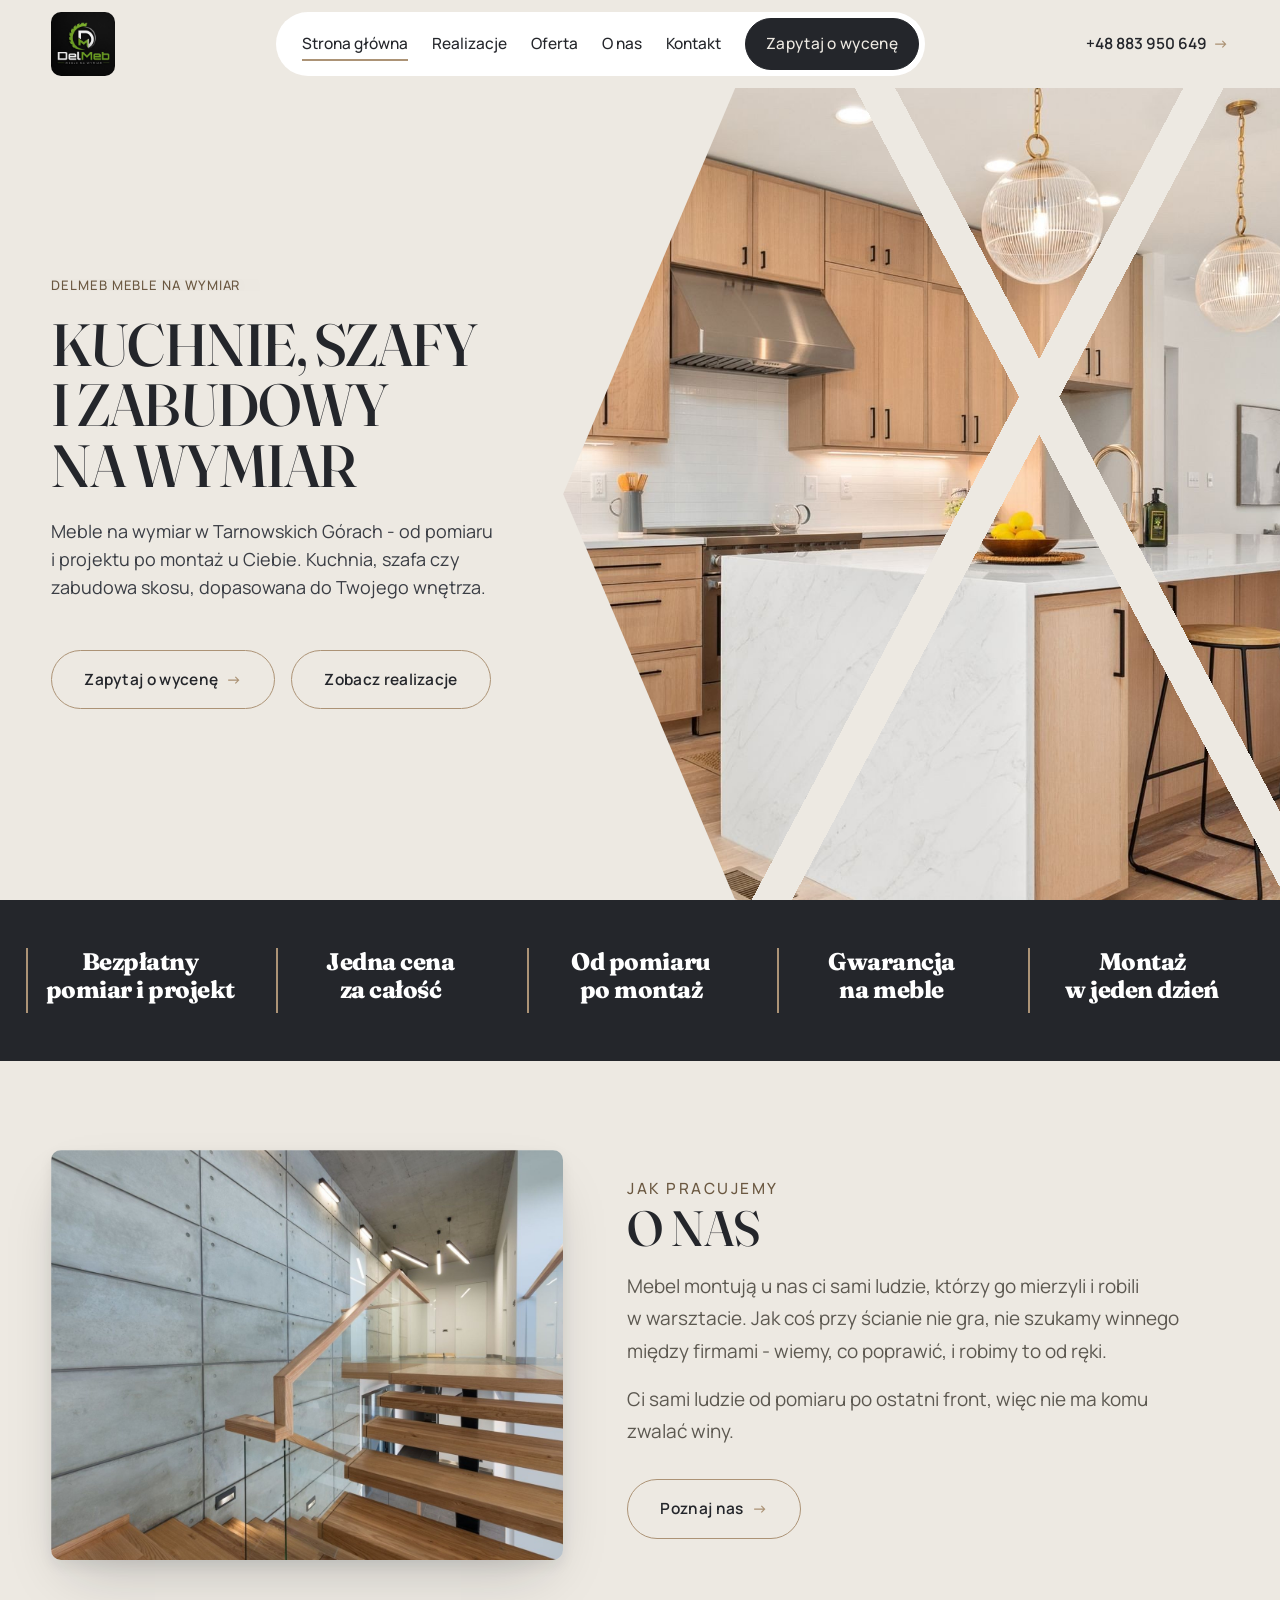
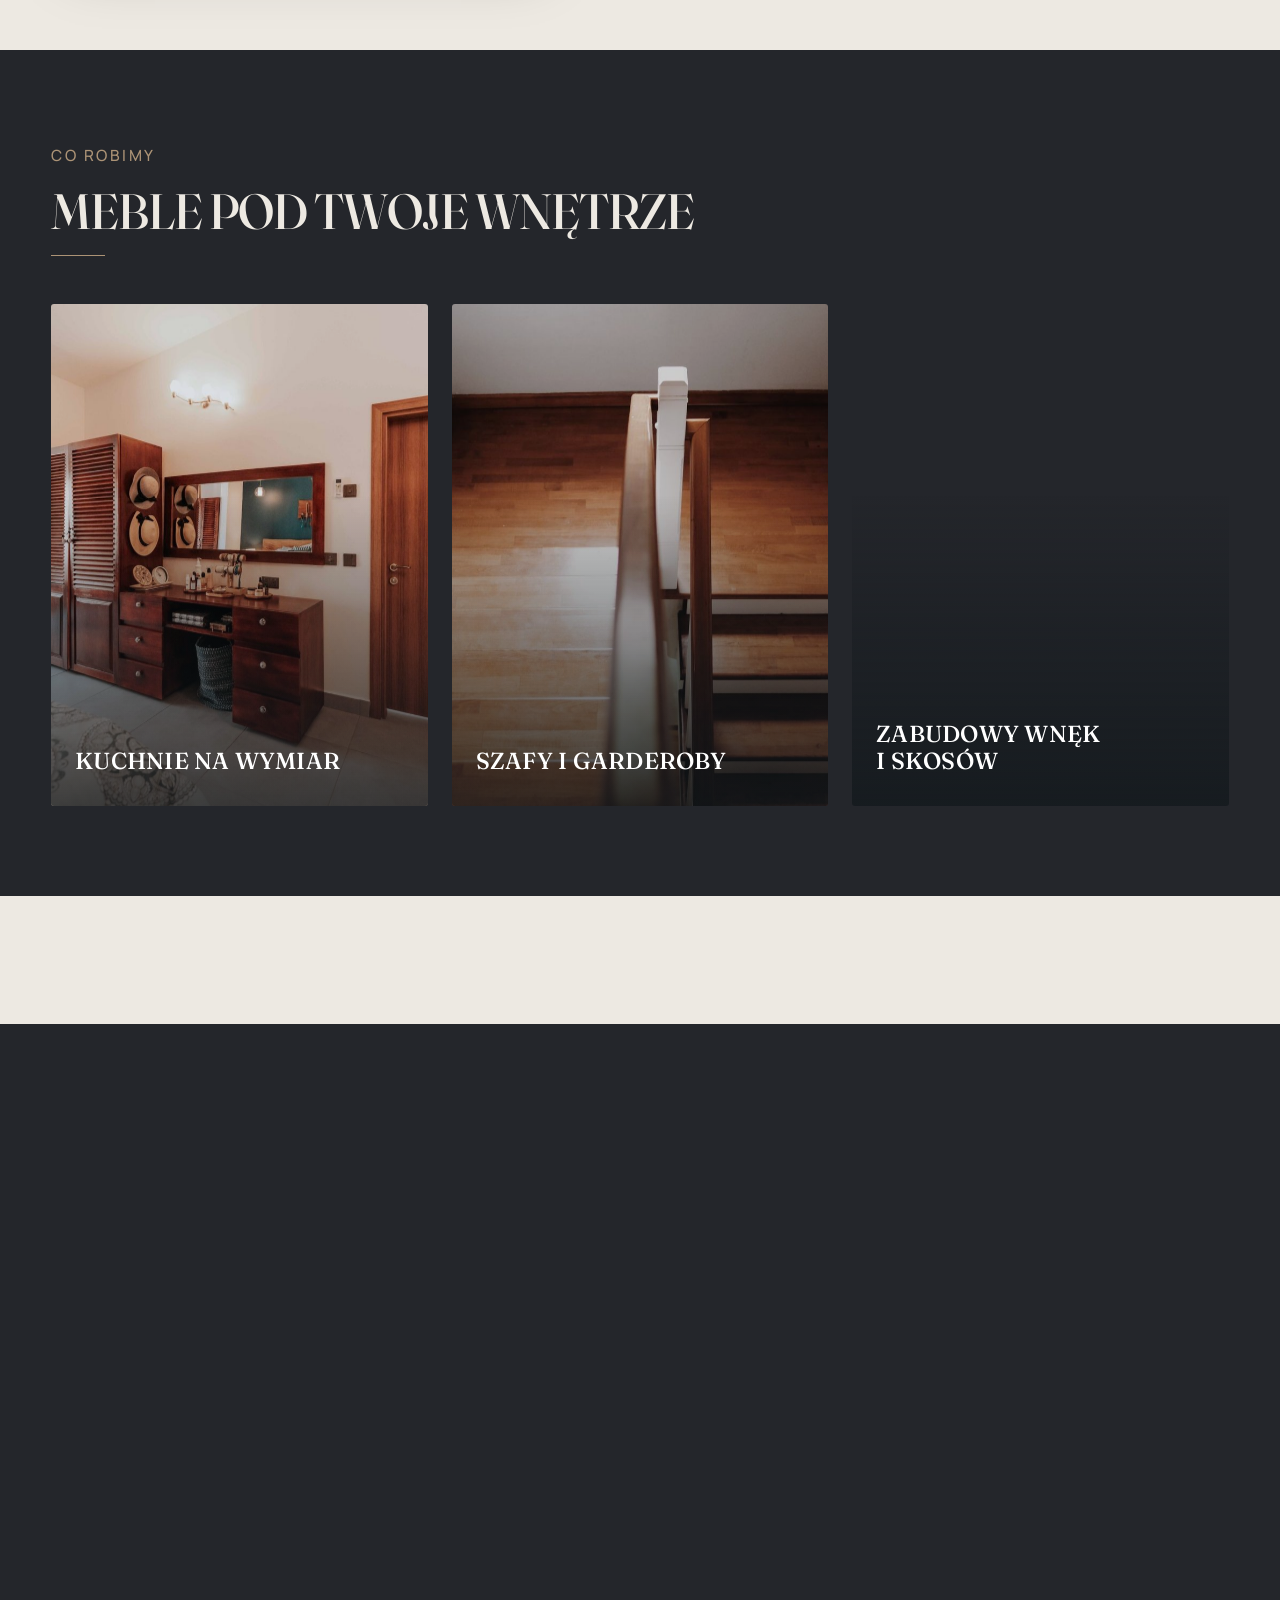
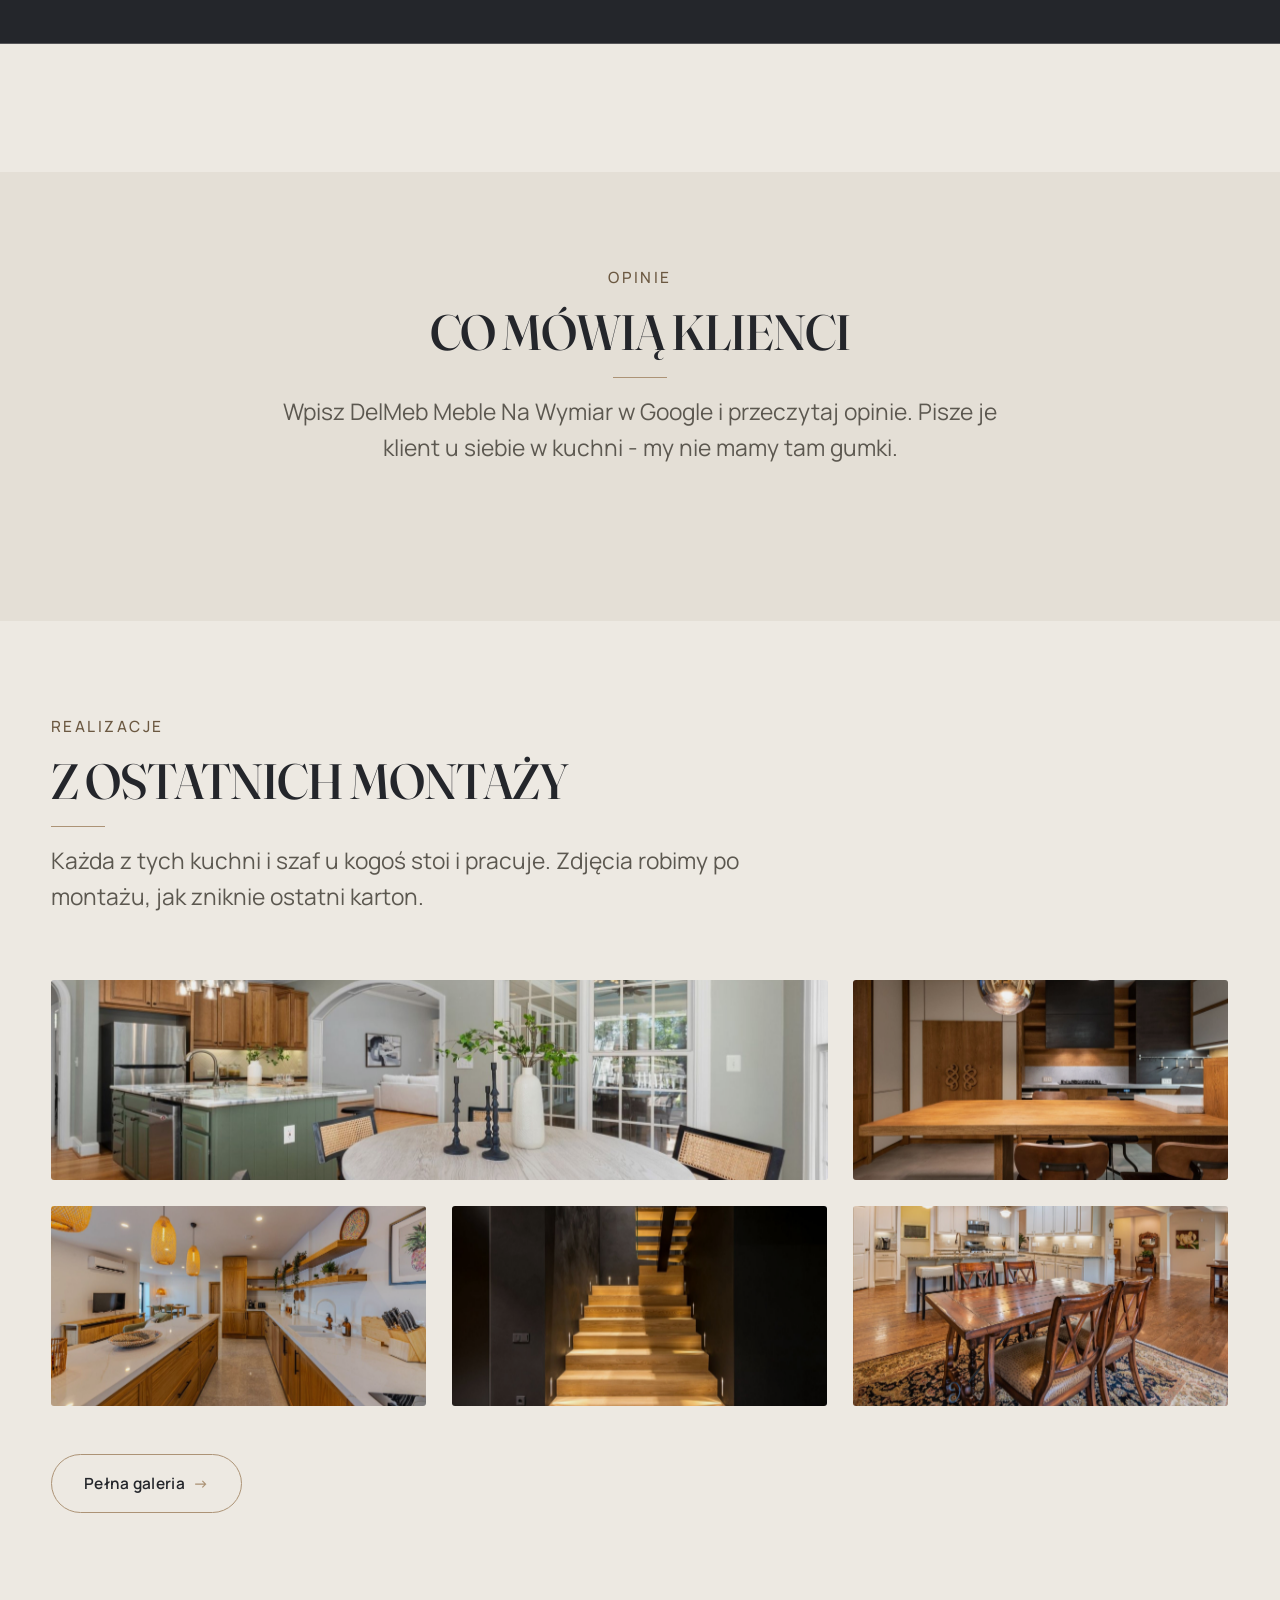
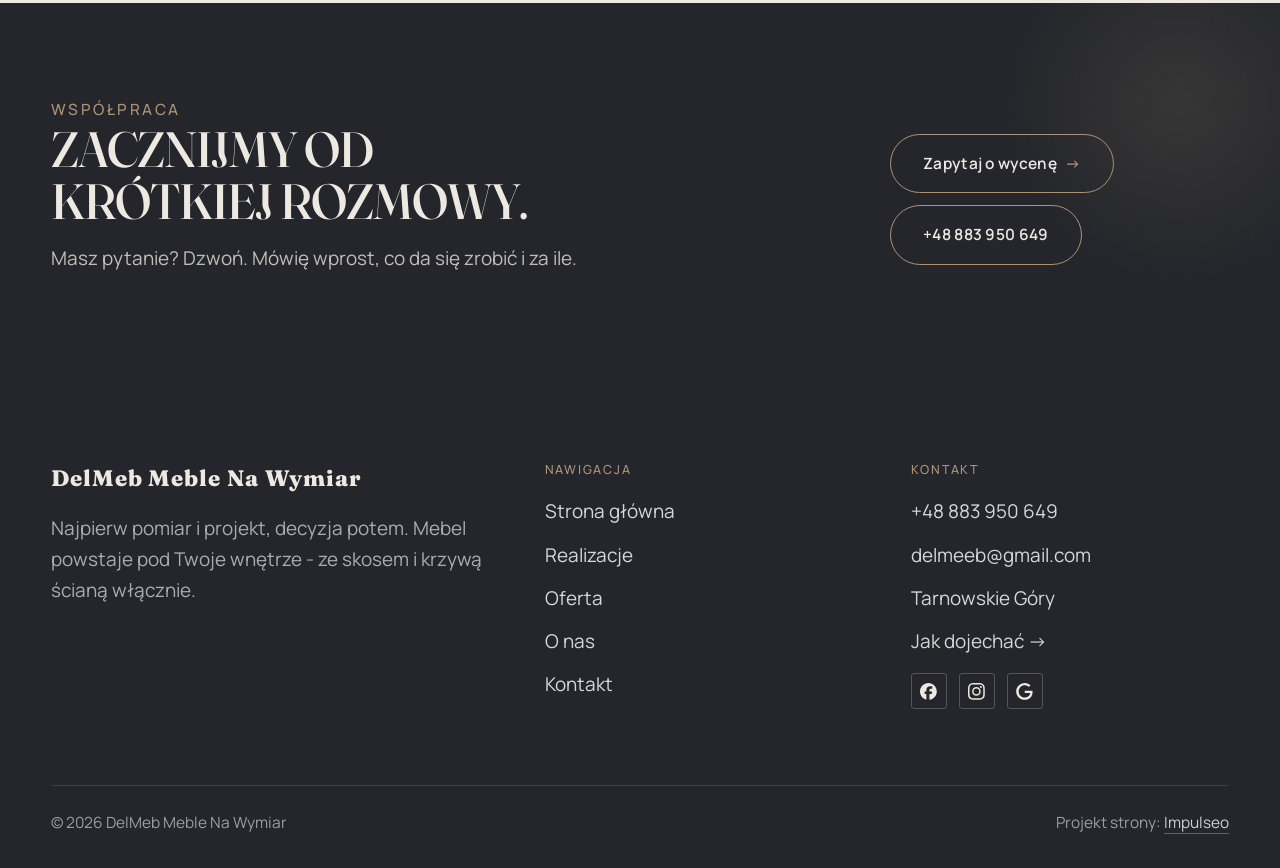
<file: index.html>
<!DOCTYPE html>
<html lang="pl">
<head>
<meta charset="UTF-8">
<meta name="viewport" content="width=device-width, initial-scale=1.0">
<title>DelMeb Meble Na Wymiar - meble na wymiar, kuchnie i szafy</title>
<meta name="description" content="Meble na wymiar w Tarnowskich Górach: kuchnie, szafy i zabudowy pod Twoje wnętrze. Bezpłatny pomiar i projekt, jedna cena, montaż z gwarancją. Zadzwoń: +48 883 950 649.">
<link rel="canonical" href="https://kris20032.github.io/delmeb-meble-na-wymiar/">
<meta name="robots" content="noindex, nofollow">
<meta property="og:type" content="website">
<meta property="og:locale" content="pl_PL">
<meta property="og:site_name" content="DelMeb Meble Na Wymiar">
<meta property="og:title" content="DelMeb Meble Na Wymiar - meble na wymiar, kuchnie i szafy">
<meta property="og:description" content="Meble na wymiar w Tarnowskich Górach: kuchnie, szafy i zabudowy pod Twoje wnętrze. Bezpłatny pomiar i projekt, jedna cena, montaż z gwarancją. Zadzwoń: +48 883 950 649.">
<meta property="og:url" content="https://kris20032.github.io/delmeb-meble-na-wymiar/">
<meta property="og:image" content="https://kris20032.github.io/delmeb-meble-na-wymiar/img/og.jpg">
<meta property="og:image:width" content="1200">
<meta property="og:image:height" content="630">
<meta name="twitter:card" content="summary_large_image">
<script type="application/ld+json">{"@context": "https://schema.org", "@type": "HomeAndConstructionBusiness", "name": "DelMeb Meble Na Wymiar", "url": "https://kris20032.github.io/delmeb-meble-na-wymiar/", "telephone": "+48883950649", "image": "https://kris20032.github.io/delmeb-meble-na-wymiar/img/og.jpg", "areaServed": "Tarnowskie Góry", "sameAs": ["https://www.facebook.com/DelMeb.Meble.na.wymiar/", "https://www.instagram.com/delmeb_meble_na_wymiar/", "https://www.google.com/maps/place/DelMeb+Meble+Na+Wymiar/@50.4553258,18.847706,17z/data=!4m6!3m5!1s0x471129ba5f49520d:0xf92a352cb4d22ef1"]}</script>
<link rel="preconnect" href="https://fonts.googleapis.com">
<link rel="preconnect" href="https://fonts.gstatic.com" crossorigin>
<link href="https://fonts.googleapis.com/css2?family=Fraunces:opsz,wght@9..144,400;9..144,500;9..144,600&family=Manrope:wght@400;500;600&display=swap" rel="stylesheet">
<link rel="stylesheet" href="assets/styles.css?v=ba3d588a">
</head>
<body>

<header class="nav">
  <div class="wrap nav-inner">
    <a class="brand brand-has-logo" href="index.html"><img class="brand-logo" src="img/logo.jpg" alt="DelMeb Meble Na Wymiar" width="720" height="720" decoding="async"></a>
    <nav class="nav-links">
      <a href="index.html" class="active" aria-current="page">Strona główna</a>
      <a href="realizacje.html">Realizacje</a>
      <a href="oferta.html">Oferta</a>
      <a href="o-nas.html">O nas</a>
      <a href="kontakt.html">Kontakt</a>
      <a href="kontakt.html" class="btn btn-accent">Zapytaj o wycenę</a>
    </nav>
    <a class="nav-phone" href="tel:+48883950649">+48 883 950 649 <span class="arr">→</span></a>
    <button class="nav-toggle" aria-label="Menu"><span></span><span></span><span></span></button>
  </div>
</header>

<main>
<section class="hero-cine hero-kl">
  <div class="kl-art"><img src="img/hero.jpg" fetchpriority="high" data-rotate="img/g14.jpg|img/g13.jpg" alt="DelMeb Meble Na Wymiar - kuchnia na wymiar z drewna" width="1880" height="1253"></div>
  <div class="wrap">
    <div class="hero-copy">
      <div class="brandmark bm-s"><span class="bm-line"><span>DelMeb Meble Na Wymiar</span></span></div>
      <h1>Kuchnie, szafy i zabudowy na wymiar</h1>
      <p class="lead">Meble na wymiar w Tarnowskich Górach - od pomiaru i projektu po montaż u Ciebie. Kuchnia, szafa czy zabudowa skosu, dopasowana do Twojego wnętrza.</p>
      <div class="hero-actions">
        <a href="kontakt.html" class="btn btn-accent">Zapytaj o wycenę <span class="arr">→</span></a>
        <a href="realizacje.html" class="btn btn-ghost">Zobacz realizacje</a>
      </div>
    </div>
  </div>
</section>
<section class="strip n-5" style="padding-block:0">
  <div class="wrap">
    <div class="item reveal"><div class="k">Bezpłatny pomiar i projekt</div><div class="v"></div></div>
    <div class="item reveal"><div class="k">Jedna cena za całość</div><div class="v"></div></div>
    <div class="item reveal"><div class="k">Od pomiaru po montaż</div><div class="v"></div></div>
    <div class="item reveal"><div class="k">Gwarancja na meble</div><div class="v"></div></div>
    <div class="item reveal"><div class="k">Montaż w jeden dzień</div><div class="v"></div></div>
  </div>
</section>
<section>
  <div class="wrap split">
    <div class="split-art reveal"><img src="img/g1.jpg" alt="DelMeb Meble Na Wymiar - realizacja" loading="lazy" width="1600" height="1068" decoding="async"></div>
    <div class="split-copy reveal">
      <span class="eyebrow">Jak pracujemy</span>
      <h2>O nas</h2>
      <p class="muted">Mebel montują u nas ci sami ludzie, którzy go mierzyli i robili w warsztacie. Jak coś przy ścianie nie gra, nie szukamy winnego między firmami - wiemy, co poprawić, i robimy to od ręki.</p>
      <p class="muted">Ci sami ludzie od pomiaru po ostatni front, więc nie ma komu zwalać winy.</p>
      <a href="o-nas.html" class="btn btn-ghost">Poznaj nas <span class="arr">→</span></a>
    </div>
  </div>
</section>
<section class="gateways-band kl-dark">
  <div class="wrap">
    <div class="head reveal">
      <span class="eyebrow">Co robimy</span>
      <h2>Meble pod Twoje wnętrze</h2>
    </div>
    <div class="gateways">
      <a href="oferta.html" class="gateway reveal"><img src="img/g2.jpg" alt="Kuchnie na wymiar" loading="lazy" width="1600" height="1067" decoding="async"><span class="g-ttl">Kuchnie na wymiar</span></a>
      <a href="oferta.html" class="gateway reveal"><img src="img/g3.jpg" alt="Szafy i garderoby" loading="lazy" width="1600" height="1066" decoding="async"><span class="g-ttl">Szafy i garderoby</span></a>
      <a href="oferta.html" class="gateway reveal"><img src="img/g4.jpg" alt="Zabudowy wnęk i skosów" loading="lazy" width="1600" height="1068" decoding="async"><span class="g-ttl">Zabudowy wnęk i skosów</span></a>
    </div>
  </div>
</section>
<section class="stopklatka" aria-hidden="true">
  <div class="stk-bg" style="background-image:url(img/g5.jpg)"></div>
</section>
<section class="opinie op-fallback">
  <div class="wrap">
    <div class="head center reveal">
      <span class="eyebrow">Opinie</span>
      <h2>Co mówią klienci</h2>
      <p>Wpisz DelMeb Meble Na Wymiar w Google i przeczytaj opinie. Pisze je klient u siebie w kuchni - my nie mamy tam gumki.</p>
    </div>
  </div>
</section>
<section>
  <div class="wrap">
    <div class="head reveal">
      <span class="eyebrow">Realizacje</span>
      <h2>Z ostatnich montaży</h2>
      <p>Każda z tych kuchni i szaf u kogoś stoi i pracuje. Zdjęcia robimy po montażu, jak zniknie ostatni karton.</p>
    </div>
    <div class="gallery">
      <div class="tile t-two3 reveal"><img src="img/g6.jpg" alt="DelMeb Meble Na Wymiar" loading="lazy" width="1600" height="1066" decoding="async"></div>
      <div class="tile t-third reveal"><img src="img/g7.jpg" alt="DelMeb Meble Na Wymiar" loading="lazy" width="1600" height="1068" decoding="async"></div>
      <div class="tile t-third reveal"><img src="img/g8.jpg" alt="DelMeb Meble Na Wymiar" loading="lazy" width="1600" height="1066" decoding="async"></div>
      <div class="tile t-third reveal"><img src="img/g9.jpg" alt="DelMeb Meble Na Wymiar" loading="lazy" width="1600" height="1068" decoding="async"></div>
      <div class="tile t-third reveal"><img src="img/g10.jpg" alt="DelMeb Meble Na Wymiar" loading="lazy" width="1600" height="1066" decoding="async"></div>
    </div>
    <div style="margin-top:var(--space-7)" class="reveal"><a href="realizacje.html" class="btn btn-accent">Pełna galeria <span class="arr">→</span></a></div>
  </div>
</section>
<section class="cta">
  <div class="wrap">
    <div class="reveal">
      <span class="eyebrow">Współpraca</span>
      <h2>Zacznijmy od krótkiej rozmowy.</h2>
      <p>Masz pytanie? Dzwoń. Mówię wprost, co da się zrobić i za ile.</p>
    </div>
    <div class="cta-actions reveal">
      <a href="kontakt.html" class="btn btn-light">Zapytaj o wycenę <span class="arr">→</span></a>
      <a href="tel:+48883950649" class="btn btn-ghost btn-ghost-cta">+48 883 950 649</a>
    </div>
  </div>
</section>
</main>

<footer>
  <div class="wrap">
    <div class="foot-grid">
      <div class="foot-brand">
        <div class="name">DelMeb Meble Na Wymiar</div>
        <p>Najpierw pomiar i projekt, decyzja potem. Mebel powstaje pod Twoje wnętrze - ze skosem i krzywą ścianą włącznie.</p>
      </div>
      <div class="foot-col">
        <h4>Nawigacja</h4>
        <a href="index.html">Strona główna</a>
        <a href="realizacje.html">Realizacje</a>
        <a href="oferta.html">Oferta</a>
        <a href="o-nas.html">O nas</a>
        <a href="kontakt.html">Kontakt</a>
      </div>
      <div class="foot-col">
        <h4>Kontakt</h4>
        <a href="tel:+48883950649">+48 883 950 649</a>
        <a href="mailto:delmeeb@gmail.com">delmeeb@gmail.com</a>
        <p>Tarnowskie Góry</p>
        <a href="https://www.google.com/maps/place/DelMeb+Meble+Na+Wymiar/@50.4553258,18.847706,17z/data=!4m6!3m5!1s0x471129ba5f49520d:0xf92a352cb4d22ef1" target="_blank" rel="noopener">Jak dojechać →</a>
      <div class="foot-soc">
        <a class="soc" href="https://www.facebook.com/DelMeb.Meble.na.wymiar/" target="_blank" rel="noopener" aria-label="Facebook - DelMeb Meble Na Wymiar"><svg viewBox="0 0 24 24" aria-hidden="true" focusable="false"><path d="M9.101 23.691v-7.98H6.627v-3.667h2.474v-1.58c0-4.085 1.848-5.978 5.858-5.978.401 0 .955.042 1.468.103a8.68 8.68 0 0 1 1.141.195v3.325a8.623 8.623 0 0 0-.653-.036 26.805 26.805 0 0 0-.733-.009c-.707 0-1.259.096-1.675.309a1.686 1.686 0 0 0-.679.622c-.258.42-.374.995-.374 1.752v1.297h3.919l-.386 2.103-.287 1.564h-3.246v8.245C19.396 23.238 24 18.179 24 12.044c0-6.627-5.373-12-12-12s-12 5.373-12 12c0 5.628 3.874 10.35 9.101 11.647Z" fill="currentColor"/></svg></a>
        <a class="soc" href="https://www.instagram.com/delmeb_meble_na_wymiar/" target="_blank" rel="noopener" aria-label="Instagram - DelMeb Meble Na Wymiar"><svg viewBox="0 0 24 24" aria-hidden="true" focusable="false"><path d="M7.0301.084c-1.2768.0602-2.1487.264-2.911.5634-.7888.3075-1.4575.72-2.1228 1.3877-.6652.6677-1.075 1.3368-1.3802 2.127-.2954.7638-.4956 1.6365-.552 2.914-.0564 1.2775-.0689 1.6882-.0626 4.947.0062 3.2586.0206 3.6671.0825 4.9473.061 1.2765.264 2.1482.5635 2.9107.308.7889.72 1.4573 1.388 2.1228.6679.6655 1.3365 1.0743 2.1285 1.38.7632.295 1.6361.4961 2.9134.552 1.2773.056 1.6884.069 4.9462.0627 3.2578-.0062 3.668-.0207 4.9478-.0814 1.28-.0607 2.147-.2652 2.9098-.5633.7889-.3086 1.4578-.72 2.1228-1.3881.665-.6682 1.0745-1.3378 1.3795-2.1284.2957-.7632.4966-1.636.552-2.9124.056-1.2809.0692-1.6898.063-4.948-.0063-3.2583-.021-3.6668-.0817-4.9465-.0607-1.2797-.264-2.1487-.5633-2.9117-.3084-.7889-.72-1.4568-1.3876-2.1228C21.2982 1.33 20.628.9208 19.8378.6165 19.074.321 18.2017.1197 16.9244.0645 15.6471.0093 15.236-.005 11.977.0014 8.718.0076 8.31.0215 7.0301.0839m.1402 21.6932c-1.17-.0509-1.8053-.2453-2.2287-.408-.5606-.216-.96-.4771-1.3819-.895-.422-.4178-.6811-.8186-.9-1.378-.1644-.4234-.3624-1.058-.4171-2.228-.0595-1.2645-.072-1.6442-.079-4.848-.007-3.2037.0053-3.583.0607-4.848.05-1.169.2456-1.805.408-2.2282.216-.5613.4762-.96.895-1.3816.4188-.4217.8184-.6814 1.3783-.9003.423-.1651 1.0575-.3614 2.227-.4171 1.2655-.06 1.6447-.072 4.848-.079 3.2033-.007 3.5835.005 4.8495.0608 1.169.0508 1.8053.2445 2.228.408.5608.216.96.4754 1.3816.895.4217.4194.6816.8176.9005 1.3787.1653.4217.3617 1.056.4169 2.2263.0602 1.2655.0739 1.645.0796 4.848.0058 3.203-.0055 3.5834-.061 4.848-.051 1.17-.245 1.8055-.408 2.2294-.216.5604-.4763.96-.8954 1.3814-.419.4215-.8181.6811-1.3783.9-.4224.1649-1.0577.3617-2.2262.4174-1.2656.0595-1.6448.072-4.8493.079-3.2045.007-3.5825-.006-4.848-.0608M16.953 5.5864A1.44 1.44 0 1 0 18.39 4.144a1.44 1.44 0 0 0-1.437 1.4424M5.8385 12.012c.0067 3.4032 2.7706 6.1557 6.173 6.1493 3.4026-.0065 6.157-2.7701 6.1506-6.1733-.0065-3.4032-2.771-6.1565-6.174-6.1498-3.403.0067-6.156 2.771-6.1496 6.1738M8 12.0077a4 4 0 1 1 4.008 3.9921A3.9996 3.9996 0 0 1 8 12.0077" fill="currentColor"/></svg></a>
        <a class="soc" href="https://www.google.com/maps/place/DelMeb+Meble+Na+Wymiar/@50.4553258,18.847706,17z/data=!4m6!3m5!1s0x471129ba5f49520d:0xf92a352cb4d22ef1" target="_blank" rel="noopener" aria-label="Google - DelMeb Meble Na Wymiar"><svg viewBox="0 0 24 24" aria-hidden="true" focusable="false"><path d="M12.48 10.92v3.28h7.84c-.24 1.84-.853 3.187-1.787 4.133-1.147 1.147-2.933 2.4-6.053 2.4-4.827 0-8.6-3.893-8.6-8.72s3.773-8.72 8.6-8.72c2.6 0 4.507 1.027 5.907 2.347l2.307-2.307C18.747 1.44 16.133 0 12.48 0 5.867 0 .307 5.387.307 12s5.56 12 12.173 12c3.573 0 6.267-1.173 8.373-3.36 2.16-2.16 2.84-5.213 2.84-7.667 0-.76-.053-1.467-.173-2.053H12.48z" fill="currentColor"/></svg></a>
      </div>
      </div>
    </div>
    <div class="foot-bot">
      <span>© 2026 DelMeb Meble Na Wymiar</span>
      <span>Projekt strony: <a class="foot-credit" href="https://impulseo.pl" target="_blank" rel="noopener">Impulseo</a></span>
    </div>
  </div>
</footer>
<div class="sticky-reserve"><a class="sr-book" href="kontakt.html">Zapytaj o wycenę</a><a class="sr-call" href="tel:+48883950649" aria-label="Zadzwoń"><svg class="ico-tel" width="16" height="16" viewBox="0 0 24 24" fill="none" aria-hidden="true"><path d="M6.6 10.8a15.5 15.5 0 0 0 6.6 6.6l2.2-2.2a1 1 0 0 1 1-.24 11.4 11.4 0 0 0 3.6.58 1 1 0 0 1 1 1V20a1 1 0 0 1-1 1A17 17 0 0 1 3 4a1 1 0 0 1 1-1h3.5a1 1 0 0 1 1 1c0 1.25.2 2.46.58 3.6a1 1 0 0 1-.25 1l-2.23 2.2Z" fill="currentColor"/></svg></a></div>
<div class="demo-wazne" data-do="2026-10-22" data-cykl="3" hidden><svg class="dw-ico" width="13" height="13" viewBox="0 0 24 24" fill="none" aria-hidden="true"><circle cx="12" cy="12" r="8.6" stroke="currentColor" stroke-width="1.8"/><path d="M12 7.2V12l3.3 2" stroke="currentColor" stroke-width="1.8" stroke-linecap="round"/></svg><span class="dw-txt"></span></div>

<script src="assets/main.js"></script>
</body>
</html>
</file>
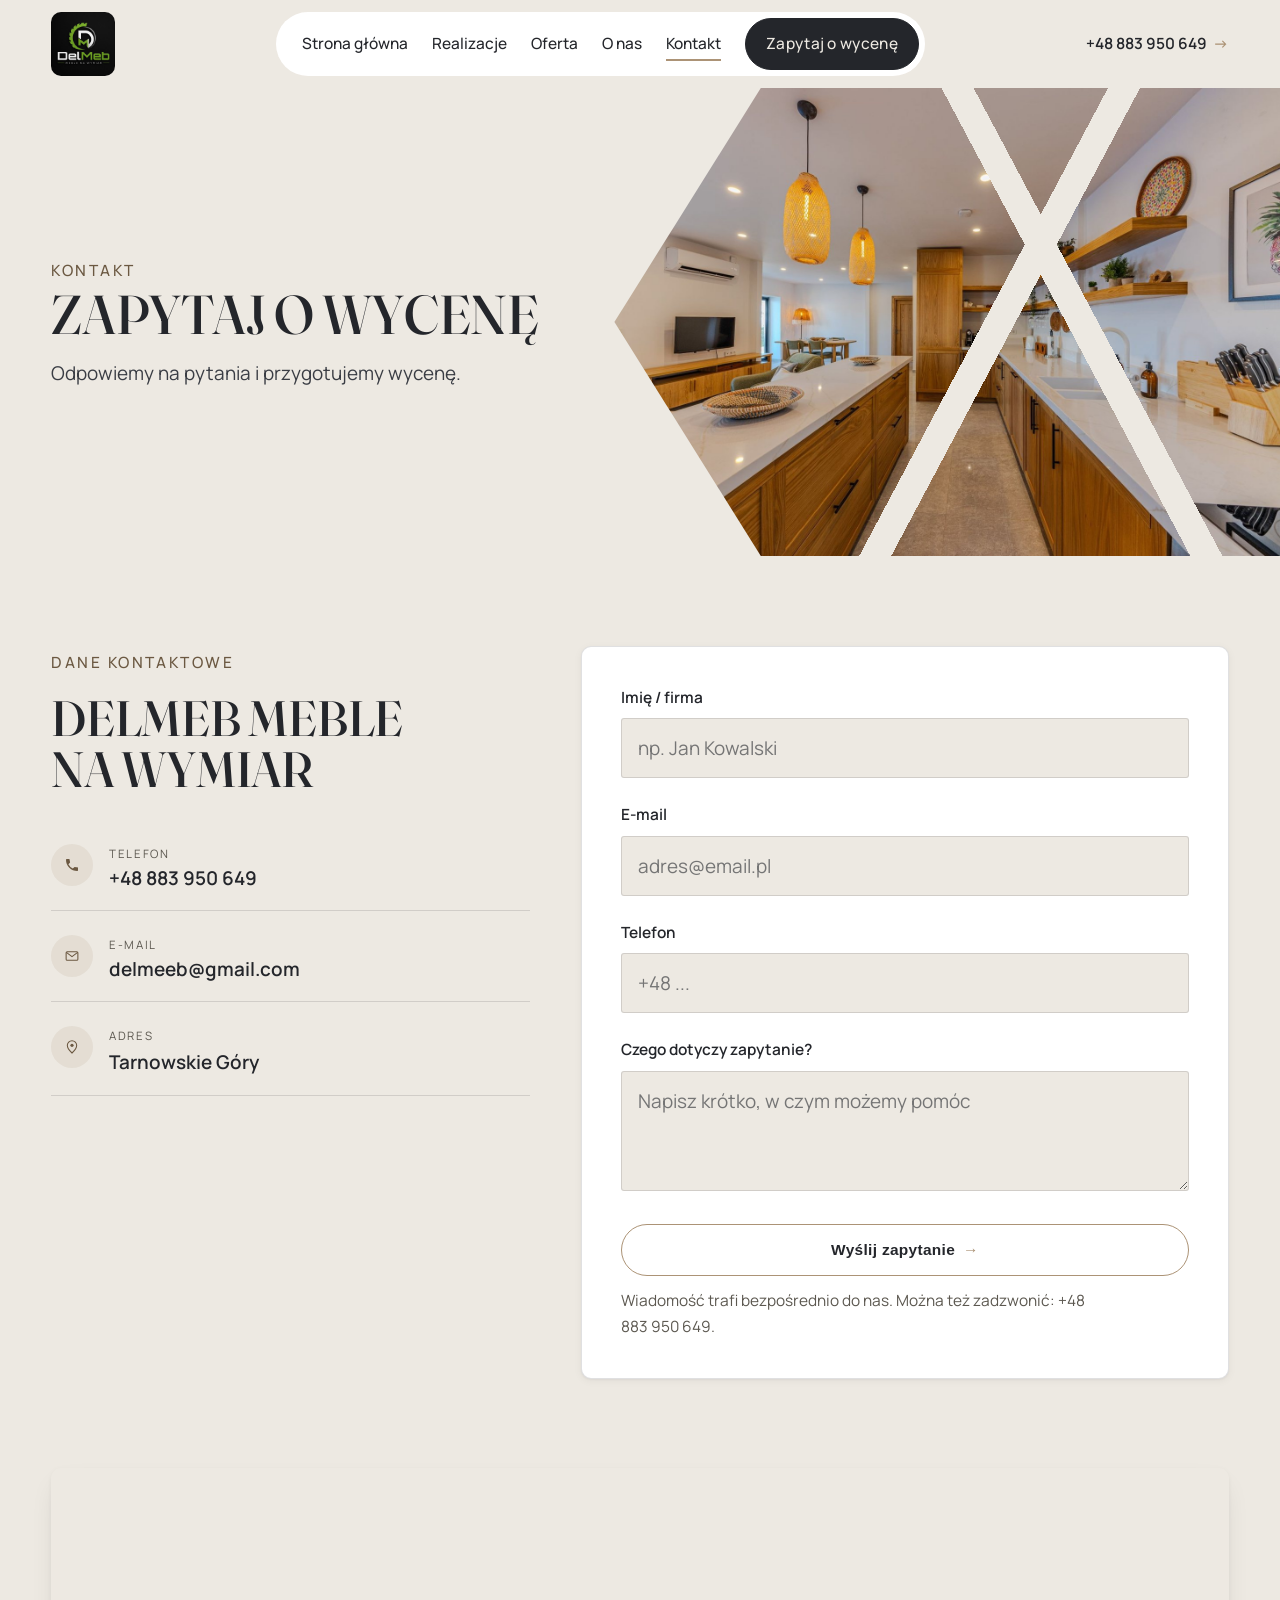
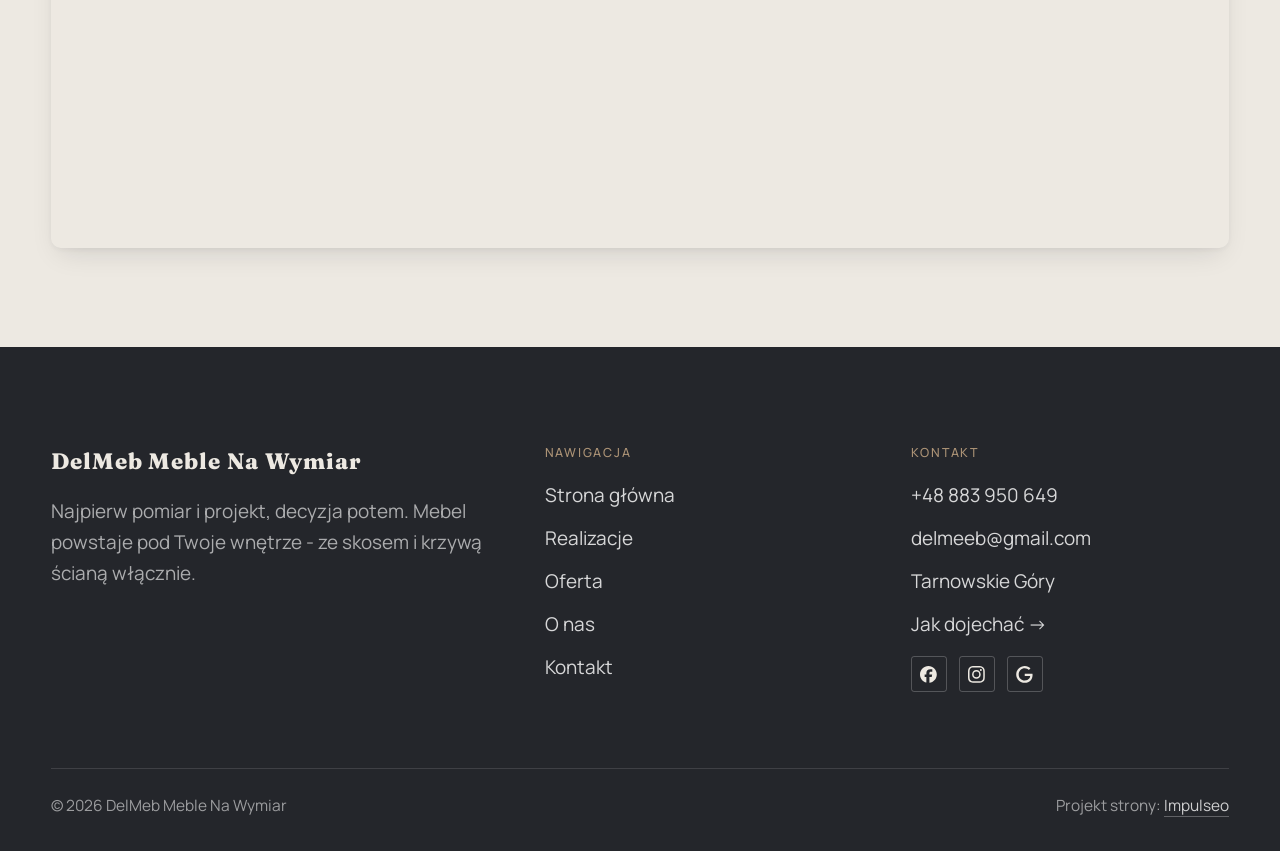
<file: kontakt.html>
<!DOCTYPE html>
<html lang="pl">
<head>
<meta charset="UTF-8">
<meta name="viewport" content="width=device-width, initial-scale=1.0">
<title>Kontakt - DelMeb Meble Na Wymiar</title>
<meta name="description" content="Kontakt DelMeb Meble Na Wymiar - Tarnowskie Góry">
<link rel="canonical" href="https://kris20032.github.io/delmeb-meble-na-wymiar/kontakt.html">
<meta name="robots" content="noindex, nofollow">
<meta property="og:type" content="website">
<meta property="og:locale" content="pl_PL">
<meta property="og:site_name" content="DelMeb Meble Na Wymiar">
<meta property="og:title" content="Kontakt - DelMeb Meble Na Wymiar">
<meta property="og:description" content="Kontakt DelMeb Meble Na Wymiar - Tarnowskie Góry">
<meta property="og:url" content="https://kris20032.github.io/delmeb-meble-na-wymiar/kontakt.html">
<meta property="og:image" content="https://kris20032.github.io/delmeb-meble-na-wymiar/img/og.jpg">
<meta property="og:image:width" content="1200">
<meta property="og:image:height" content="630">
<meta name="twitter:card" content="summary_large_image">
<link rel="preconnect" href="https://fonts.googleapis.com">
<link rel="preconnect" href="https://fonts.gstatic.com" crossorigin>
<link href="https://fonts.googleapis.com/css2?family=Fraunces:opsz,wght@9..144,400;9..144,500;9..144,600&family=Manrope:wght@400;500;600&display=swap" rel="stylesheet">
<link rel="stylesheet" href="assets/styles.css?v=ba3d588a">
</head>
<body>

<header class="nav">
  <div class="wrap nav-inner">
    <a class="brand brand-has-logo" href="index.html"><img class="brand-logo" src="img/logo.jpg" alt="DelMeb Meble Na Wymiar" width="720" height="720" decoding="async"></a>
    <nav class="nav-links">
      <a href="index.html">Strona główna</a>
      <a href="realizacje.html">Realizacje</a>
      <a href="oferta.html">Oferta</a>
      <a href="o-nas.html">O nas</a>
      <a href="kontakt.html" class="active" aria-current="page">Kontakt</a>
      <a href="kontakt.html" class="btn btn-accent">Zapytaj o wycenę</a>
    </nav>
    <a class="nav-phone" href="tel:+48883950649">+48 883 950 649 <span class="arr">→</span></a>
    <button class="nav-toggle" aria-label="Menu"><span></span><span></span><span></span></button>
  </div>
</header>

<main>
<section class="pagehead">
  <img src="img/g8.jpg" alt="DelMeb Meble Na Wymiar - Zapytaj o wycenę" width="1600" height="1066" decoding="async">
  <div class="wrap">
    <span class="eyebrow">Kontakt</span>
    <h1>Zapytaj o wycenę</h1>
    <p>Odpowiemy na pytania i przygotujemy wycenę.</p>
  </div>
</section>
<section>
  <div class="wrap contact-grid">
    <div class="reveal">
      <span class="eyebrow">Dane kontaktowe</span>
      <h2 style="margin:var(--space-4) 0 var(--space-6)">DelMeb Meble Na Wymiar</h2>
      <div class="info-list">
        <div class="info-row"><div class="ic"><svg class="ico-tel" width="16" height="16" viewBox="0 0 24 24" fill="none" aria-hidden="true"><path d="M6.6 10.8a15.5 15.5 0 0 0 6.6 6.6l2.2-2.2a1 1 0 0 1 1-.24 11.4 11.4 0 0 0 3.6.58 1 1 0 0 1 1 1V20a1 1 0 0 1-1 1A17 17 0 0 1 3 4a1 1 0 0 1 1-1h3.5a1 1 0 0 1 1 1c0 1.25.2 2.46.58 3.6a1 1 0 0 1-.25 1l-2.23 2.2Z" fill="currentColor"/></svg></div><div><div class="lbl">Telefon</div><a class="val" href="tel:+48883950649">+48 883 950 649</a></div></div>
        <div class="info-row"><div class="ic"><svg class="ico-mail" width="16" height="16" viewBox="0 0 24 24" fill="none" aria-hidden="true"><rect x="3.2" y="5.5" width="17.6" height="13" rx="1.6" stroke="currentColor" stroke-width="1.6"/><path d="M4 7l8 6 8-6" stroke="currentColor" stroke-width="1.6" stroke-linecap="round" stroke-linejoin="round"/></svg></div><div><div class="lbl">E-mail</div><a class="val" href="mailto:delmeeb@gmail.com">delmeeb@gmail.com</a></div></div>
        <div class="info-row"><div class="ic"><svg class="ico-pin" width="16" height="16" viewBox="0 0 24 24" fill="none" aria-hidden="true"><path d="M12 21s7-6.1 7-11.5A7 7 0 0 0 5 9.5C5 14.9 12 21 12 21Z" stroke="currentColor" stroke-width="1.6" fill="none"/><circle cx="12" cy="9.5" r="2.4" fill="currentColor"/></svg></div><div><div class="lbl">Adres</div><div class="val">Tarnowskie Góry</div></div></div>
      </div>
    </div>
    <div class="reveal">
      <form class="form" action="https://formsubmit.co/delmeeb@gmail.com" method="POST">
        <input type="hidden" name="_subject" value="Zapytanie ze strony DelMeb Meble Na Wymiar">
        <input type="hidden" name="_captcha" value="false">
        <input type="hidden" name="_template" value="table">
        <div class="fld"><label for="name">Imię / firma</label><input id="name" name="name" type="text" placeholder="np. Jan Kowalski" required></div>
        <div class="fld"><label for="email">E-mail</label><input id="email" name="email" type="email" placeholder="adres@email.pl" required></div>
        <div class="fld"><label for="phone">Telefon</label><input id="phone" name="phone" type="tel" placeholder="+48 ..."></div>
        <div class="fld"><label for="msg">Czego dotyczy zapytanie?</label><textarea id="msg" name="message" placeholder="Napisz krótko, w czym możemy pomóc" required></textarea></div>
        <button type="submit" class="btn btn-accent" style="width:100%;justify-content:center">Wyślij zapytanie <span class="arr">→</span></button>
        <p class="note">Wiadomość trafi bezpośrednio do nas. Można też zadzwonić: +48 883 950 649.</p>
      </form>
    </div>
  </div>
</section>
<section style="padding-top:0">
  <div class="wrap reveal">
    <iframe class="map" title="DelMeb Meble Na Wymiar - Tarnowskie Góry" src="https://maps.google.com/maps?q=50.4553258%2C18.847706&z=15&output=embed" loading="lazy" referrerpolicy="no-referrer-when-downgrade"></iframe>
  </div>
</section>
</main>

<footer>
  <div class="wrap">
    <div class="foot-grid">
      <div class="foot-brand">
        <div class="name">DelMeb Meble Na Wymiar</div>
        <p>Najpierw pomiar i projekt, decyzja potem. Mebel powstaje pod Twoje wnętrze - ze skosem i krzywą ścianą włącznie.</p>
      </div>
      <div class="foot-col">
        <h4>Nawigacja</h4>
        <a href="index.html">Strona główna</a>
        <a href="realizacje.html">Realizacje</a>
        <a href="oferta.html">Oferta</a>
        <a href="o-nas.html">O nas</a>
        <a href="kontakt.html">Kontakt</a>
      </div>
      <div class="foot-col">
        <h4>Kontakt</h4>
        <a href="tel:+48883950649">+48 883 950 649</a>
        <a href="mailto:delmeeb@gmail.com">delmeeb@gmail.com</a>
        <p>Tarnowskie Góry</p>
        <a href="https://www.google.com/maps/place/DelMeb+Meble+Na+Wymiar/@50.4553258,18.847706,17z/data=!4m6!3m5!1s0x471129ba5f49520d:0xf92a352cb4d22ef1" target="_blank" rel="noopener">Jak dojechać →</a>
      <div class="foot-soc">
        <a class="soc" href="https://www.facebook.com/DelMeb.Meble.na.wymiar/" target="_blank" rel="noopener" aria-label="Facebook - DelMeb Meble Na Wymiar"><svg viewBox="0 0 24 24" aria-hidden="true" focusable="false"><path d="M9.101 23.691v-7.98H6.627v-3.667h2.474v-1.58c0-4.085 1.848-5.978 5.858-5.978.401 0 .955.042 1.468.103a8.68 8.68 0 0 1 1.141.195v3.325a8.623 8.623 0 0 0-.653-.036 26.805 26.805 0 0 0-.733-.009c-.707 0-1.259.096-1.675.309a1.686 1.686 0 0 0-.679.622c-.258.42-.374.995-.374 1.752v1.297h3.919l-.386 2.103-.287 1.564h-3.246v8.245C19.396 23.238 24 18.179 24 12.044c0-6.627-5.373-12-12-12s-12 5.373-12 12c0 5.628 3.874 10.35 9.101 11.647Z" fill="currentColor"/></svg></a>
        <a class="soc" href="https://www.instagram.com/delmeb_meble_na_wymiar/" target="_blank" rel="noopener" aria-label="Instagram - DelMeb Meble Na Wymiar"><svg viewBox="0 0 24 24" aria-hidden="true" focusable="false"><path d="M7.0301.084c-1.2768.0602-2.1487.264-2.911.5634-.7888.3075-1.4575.72-2.1228 1.3877-.6652.6677-1.075 1.3368-1.3802 2.127-.2954.7638-.4956 1.6365-.552 2.914-.0564 1.2775-.0689 1.6882-.0626 4.947.0062 3.2586.0206 3.6671.0825 4.9473.061 1.2765.264 2.1482.5635 2.9107.308.7889.72 1.4573 1.388 2.1228.6679.6655 1.3365 1.0743 2.1285 1.38.7632.295 1.6361.4961 2.9134.552 1.2773.056 1.6884.069 4.9462.0627 3.2578-.0062 3.668-.0207 4.9478-.0814 1.28-.0607 2.147-.2652 2.9098-.5633.7889-.3086 1.4578-.72 2.1228-1.3881.665-.6682 1.0745-1.3378 1.3795-2.1284.2957-.7632.4966-1.636.552-2.9124.056-1.2809.0692-1.6898.063-4.948-.0063-3.2583-.021-3.6668-.0817-4.9465-.0607-1.2797-.264-2.1487-.5633-2.9117-.3084-.7889-.72-1.4568-1.3876-2.1228C21.2982 1.33 20.628.9208 19.8378.6165 19.074.321 18.2017.1197 16.9244.0645 15.6471.0093 15.236-.005 11.977.0014 8.718.0076 8.31.0215 7.0301.0839m.1402 21.6932c-1.17-.0509-1.8053-.2453-2.2287-.408-.5606-.216-.96-.4771-1.3819-.895-.422-.4178-.6811-.8186-.9-1.378-.1644-.4234-.3624-1.058-.4171-2.228-.0595-1.2645-.072-1.6442-.079-4.848-.007-3.2037.0053-3.583.0607-4.848.05-1.169.2456-1.805.408-2.2282.216-.5613.4762-.96.895-1.3816.4188-.4217.8184-.6814 1.3783-.9003.423-.1651 1.0575-.3614 2.227-.4171 1.2655-.06 1.6447-.072 4.848-.079 3.2033-.007 3.5835.005 4.8495.0608 1.169.0508 1.8053.2445 2.228.408.5608.216.96.4754 1.3816.895.4217.4194.6816.8176.9005 1.3787.1653.4217.3617 1.056.4169 2.2263.0602 1.2655.0739 1.645.0796 4.848.0058 3.203-.0055 3.5834-.061 4.848-.051 1.17-.245 1.8055-.408 2.2294-.216.5604-.4763.96-.8954 1.3814-.419.4215-.8181.6811-1.3783.9-.4224.1649-1.0577.3617-2.2262.4174-1.2656.0595-1.6448.072-4.8493.079-3.2045.007-3.5825-.006-4.848-.0608M16.953 5.5864A1.44 1.44 0 1 0 18.39 4.144a1.44 1.44 0 0 0-1.437 1.4424M5.8385 12.012c.0067 3.4032 2.7706 6.1557 6.173 6.1493 3.4026-.0065 6.157-2.7701 6.1506-6.1733-.0065-3.4032-2.771-6.1565-6.174-6.1498-3.403.0067-6.156 2.771-6.1496 6.1738M8 12.0077a4 4 0 1 1 4.008 3.9921A3.9996 3.9996 0 0 1 8 12.0077" fill="currentColor"/></svg></a>
        <a class="soc" href="https://www.google.com/maps/place/DelMeb+Meble+Na+Wymiar/@50.4553258,18.847706,17z/data=!4m6!3m5!1s0x471129ba5f49520d:0xf92a352cb4d22ef1" target="_blank" rel="noopener" aria-label="Google - DelMeb Meble Na Wymiar"><svg viewBox="0 0 24 24" aria-hidden="true" focusable="false"><path d="M12.48 10.92v3.28h7.84c-.24 1.84-.853 3.187-1.787 4.133-1.147 1.147-2.933 2.4-6.053 2.4-4.827 0-8.6-3.893-8.6-8.72s3.773-8.72 8.6-8.72c2.6 0 4.507 1.027 5.907 2.347l2.307-2.307C18.747 1.44 16.133 0 12.48 0 5.867 0 .307 5.387.307 12s5.56 12 12.173 12c3.573 0 6.267-1.173 8.373-3.36 2.16-2.16 2.84-5.213 2.84-7.667 0-.76-.053-1.467-.173-2.053H12.48z" fill="currentColor"/></svg></a>
      </div>
      </div>
    </div>
    <div class="foot-bot">
      <span>© 2026 DelMeb Meble Na Wymiar</span>
      <span>Projekt strony: <a class="foot-credit" href="https://impulseo.pl" target="_blank" rel="noopener">Impulseo</a></span>
    </div>
  </div>
</footer>
<div class="sticky-reserve"><a class="sr-book" href="kontakt.html">Zapytaj o wycenę</a><a class="sr-call" href="tel:+48883950649" aria-label="Zadzwoń"><svg class="ico-tel" width="16" height="16" viewBox="0 0 24 24" fill="none" aria-hidden="true"><path d="M6.6 10.8a15.5 15.5 0 0 0 6.6 6.6l2.2-2.2a1 1 0 0 1 1-.24 11.4 11.4 0 0 0 3.6.58 1 1 0 0 1 1 1V20a1 1 0 0 1-1 1A17 17 0 0 1 3 4a1 1 0 0 1 1-1h3.5a1 1 0 0 1 1 1c0 1.25.2 2.46.58 3.6a1 1 0 0 1-.25 1l-2.23 2.2Z" fill="currentColor"/></svg></a></div>
<div class="demo-wazne" data-do="2026-10-22" data-cykl="3" hidden><svg class="dw-ico" width="13" height="13" viewBox="0 0 24 24" fill="none" aria-hidden="true"><circle cx="12" cy="12" r="8.6" stroke="currentColor" stroke-width="1.8"/><path d="M12 7.2V12l3.3 2" stroke="currentColor" stroke-width="1.8" stroke-linecap="round"/></svg><span class="dw-txt"></span></div>

<script src="assets/main.js"></script>
</body>
</html>
</file>
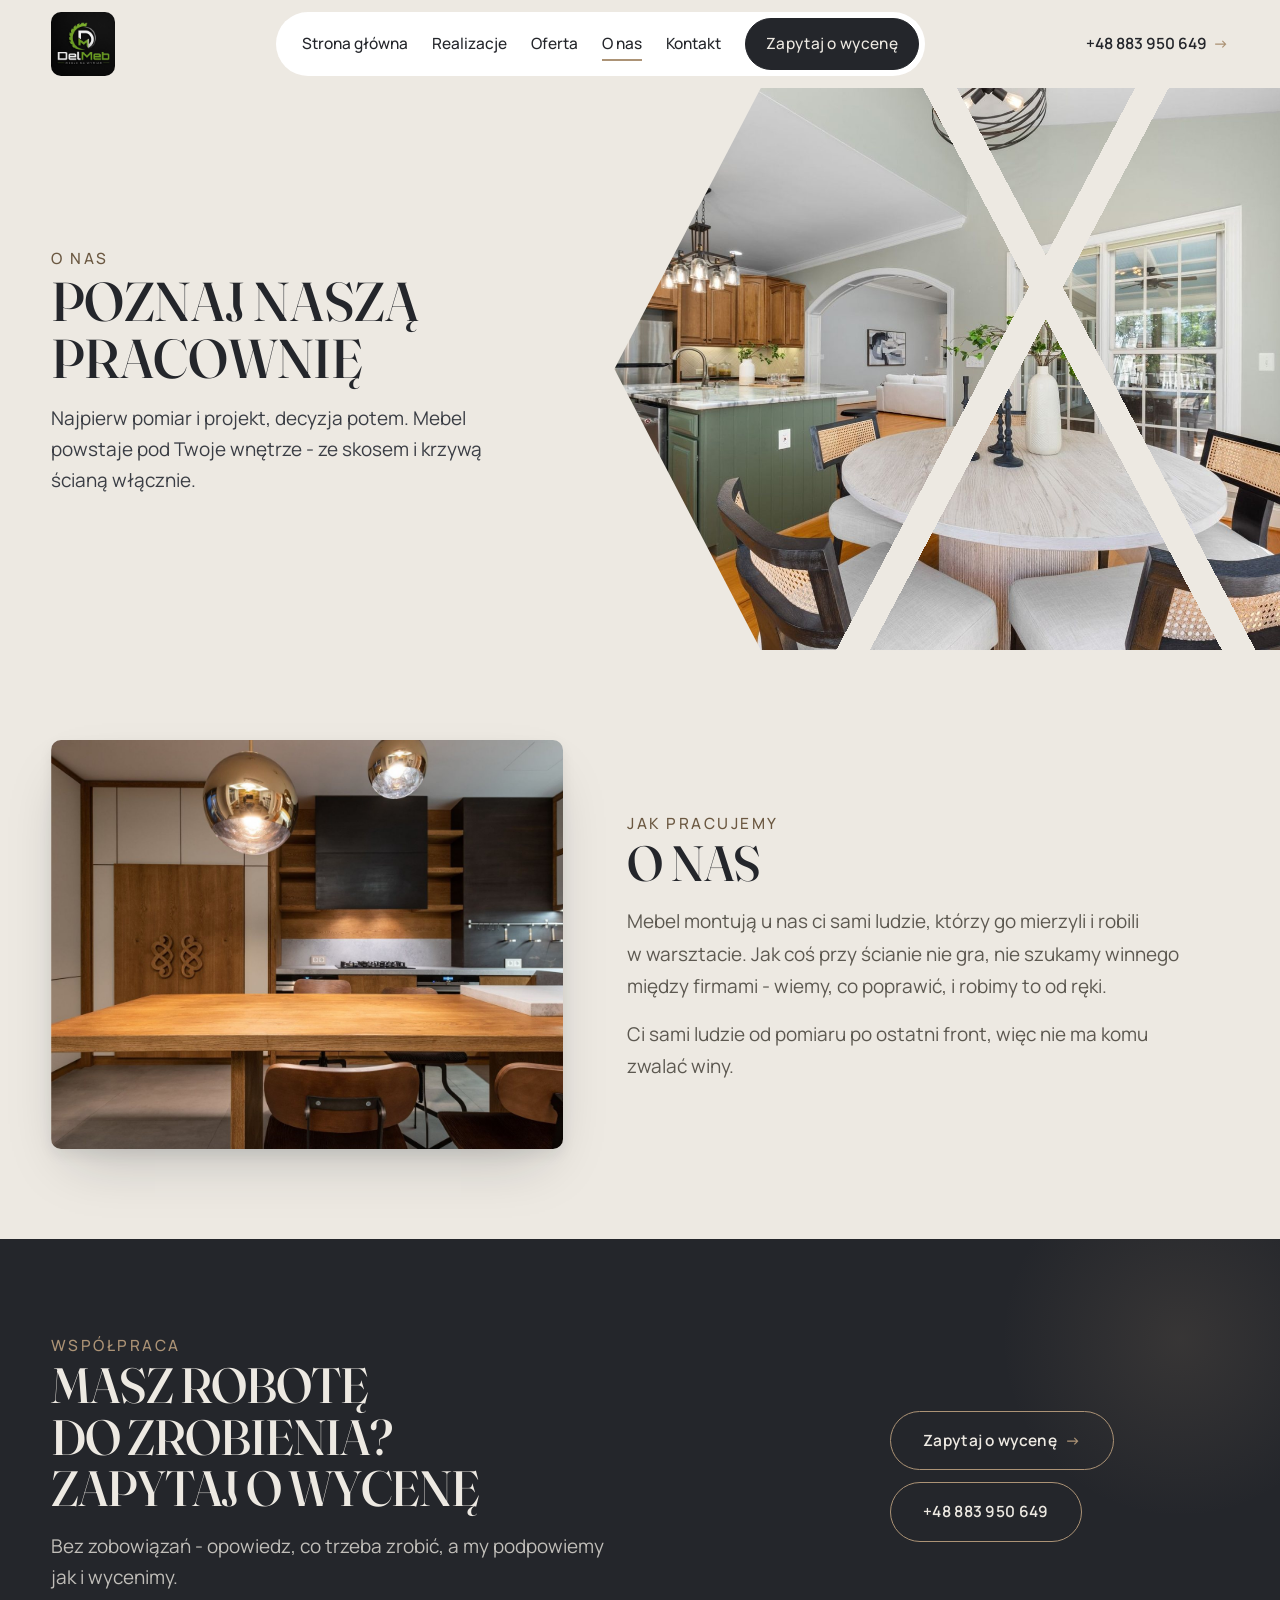
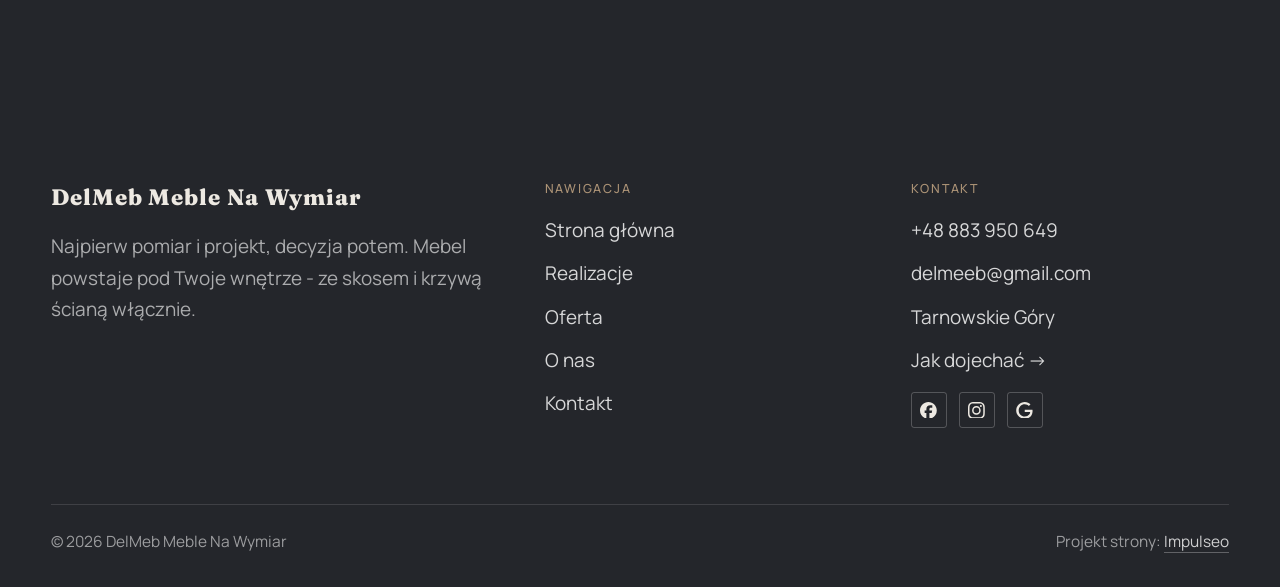
<file: o-nas.html>
<!DOCTYPE html>
<html lang="pl">
<head>
<meta charset="UTF-8">
<meta name="viewport" content="width=device-width, initial-scale=1.0">
<title>O nas - DelMeb Meble Na Wymiar</title>
<meta name="description" content="Meble na wymiar w Tarnowskich Górach: kuchnie, szafy i zabudowy pod Twoje wnętrze. Bezpłatny pomiar i projekt, jedna cena, montaż z gwarancją. Zadzwoń: +48 883 950 649.">
<link rel="canonical" href="https://kris20032.github.io/delmeb-meble-na-wymiar/o-nas.html">
<meta name="robots" content="noindex, nofollow">
<meta property="og:type" content="website">
<meta property="og:locale" content="pl_PL">
<meta property="og:site_name" content="DelMeb Meble Na Wymiar">
<meta property="og:title" content="O nas - DelMeb Meble Na Wymiar">
<meta property="og:description" content="Meble na wymiar w Tarnowskich Górach: kuchnie, szafy i zabudowy pod Twoje wnętrze. Bezpłatny pomiar i projekt, jedna cena, montaż z gwarancją. Zadzwoń: +48 883 950 649.">
<meta property="og:url" content="https://kris20032.github.io/delmeb-meble-na-wymiar/o-nas.html">
<meta property="og:image" content="https://kris20032.github.io/delmeb-meble-na-wymiar/img/og.jpg">
<meta property="og:image:width" content="1200">
<meta property="og:image:height" content="630">
<meta name="twitter:card" content="summary_large_image">
<link rel="preconnect" href="https://fonts.googleapis.com">
<link rel="preconnect" href="https://fonts.gstatic.com" crossorigin>
<link href="https://fonts.googleapis.com/css2?family=Fraunces:opsz,wght@9..144,400;9..144,500;9..144,600&family=Manrope:wght@400;500;600&display=swap" rel="stylesheet">
<link rel="stylesheet" href="assets/styles.css?v=ba3d588a">
</head>
<body>

<header class="nav">
  <div class="wrap nav-inner">
    <a class="brand brand-has-logo" href="index.html"><img class="brand-logo" src="img/logo.jpg" alt="DelMeb Meble Na Wymiar" width="720" height="720" decoding="async"></a>
    <nav class="nav-links">
      <a href="index.html">Strona główna</a>
      <a href="realizacje.html">Realizacje</a>
      <a href="oferta.html">Oferta</a>
      <a href="o-nas.html" class="active" aria-current="page">O nas</a>
      <a href="kontakt.html">Kontakt</a>
      <a href="kontakt.html" class="btn btn-accent">Zapytaj o wycenę</a>
    </nav>
    <a class="nav-phone" href="tel:+48883950649">+48 883 950 649 <span class="arr">→</span></a>
    <button class="nav-toggle" aria-label="Menu"><span></span><span></span><span></span></button>
  </div>
</header>

<main>
<section class="pagehead">
  <img src="img/g6.jpg" alt="DelMeb Meble Na Wymiar - Poznaj naszą pracownię" width="1600" height="1066" decoding="async">
  <div class="wrap">
    <span class="eyebrow">O nas</span>
    <h1>Poznaj naszą pracownię</h1>
    <p>Najpierw pomiar i projekt, decyzja potem. Mebel powstaje pod Twoje wnętrze - ze skosem i krzywą ścianą włącznie.</p>
  </div>
</section>
<section>
  <div class="wrap split">
    <div class="split-art reveal"><img src="img/g7.jpg" alt="DelMeb Meble Na Wymiar" loading="lazy" width="1600" height="1068" decoding="async"></div>
    <div class="split-copy reveal">
      <span class="eyebrow">Jak pracujemy</span>
      <h2>O nas</h2>
      <p class="muted">Mebel montują u nas ci sami ludzie, którzy go mierzyli i robili w warsztacie. Jak coś przy ścianie nie gra, nie szukamy winnego między firmami - wiemy, co poprawić, i robimy to od ręki.</p>
      <p class="muted">Ci sami ludzie od pomiaru po ostatni front, więc nie ma komu zwalać winy.</p>
    </div>
  </div>
</section>


<section class="cta">
  <div class="wrap">
    <div class="reveal">
      <span class="eyebrow">Współpraca</span>
      <h2>Masz robotę do zrobienia? Zapytaj o wycenę</h2>
      <p>Bez zobowiązań - opowiedz, co trzeba zrobić, a my podpowiemy jak i wycenimy.</p>
    </div>
    <div class="cta-actions reveal">
      <a href="kontakt.html" class="btn btn-light">Zapytaj o wycenę <span class="arr">→</span></a>
      <a href="tel:+48883950649" class="btn btn-ghost btn-ghost-cta">+48 883 950 649</a>
    </div>
  </div>
</section>
</main>

<footer>
  <div class="wrap">
    <div class="foot-grid">
      <div class="foot-brand">
        <div class="name">DelMeb Meble Na Wymiar</div>
        <p>Najpierw pomiar i projekt, decyzja potem. Mebel powstaje pod Twoje wnętrze - ze skosem i krzywą ścianą włącznie.</p>
      </div>
      <div class="foot-col">
        <h4>Nawigacja</h4>
        <a href="index.html">Strona główna</a>
        <a href="realizacje.html">Realizacje</a>
        <a href="oferta.html">Oferta</a>
        <a href="o-nas.html">O nas</a>
        <a href="kontakt.html">Kontakt</a>
      </div>
      <div class="foot-col">
        <h4>Kontakt</h4>
        <a href="tel:+48883950649">+48 883 950 649</a>
        <a href="mailto:delmeeb@gmail.com">delmeeb@gmail.com</a>
        <p>Tarnowskie Góry</p>
        <a href="https://www.google.com/maps/place/DelMeb+Meble+Na+Wymiar/@50.4553258,18.847706,17z/data=!4m6!3m5!1s0x471129ba5f49520d:0xf92a352cb4d22ef1" target="_blank" rel="noopener">Jak dojechać →</a>
      <div class="foot-soc">
        <a class="soc" href="https://www.facebook.com/DelMeb.Meble.na.wymiar/" target="_blank" rel="noopener" aria-label="Facebook - DelMeb Meble Na Wymiar"><svg viewBox="0 0 24 24" aria-hidden="true" focusable="false"><path d="M9.101 23.691v-7.98H6.627v-3.667h2.474v-1.58c0-4.085 1.848-5.978 5.858-5.978.401 0 .955.042 1.468.103a8.68 8.68 0 0 1 1.141.195v3.325a8.623 8.623 0 0 0-.653-.036 26.805 26.805 0 0 0-.733-.009c-.707 0-1.259.096-1.675.309a1.686 1.686 0 0 0-.679.622c-.258.42-.374.995-.374 1.752v1.297h3.919l-.386 2.103-.287 1.564h-3.246v8.245C19.396 23.238 24 18.179 24 12.044c0-6.627-5.373-12-12-12s-12 5.373-12 12c0 5.628 3.874 10.35 9.101 11.647Z" fill="currentColor"/></svg></a>
        <a class="soc" href="https://www.instagram.com/delmeb_meble_na_wymiar/" target="_blank" rel="noopener" aria-label="Instagram - DelMeb Meble Na Wymiar"><svg viewBox="0 0 24 24" aria-hidden="true" focusable="false"><path d="M7.0301.084c-1.2768.0602-2.1487.264-2.911.5634-.7888.3075-1.4575.72-2.1228 1.3877-.6652.6677-1.075 1.3368-1.3802 2.127-.2954.7638-.4956 1.6365-.552 2.914-.0564 1.2775-.0689 1.6882-.0626 4.947.0062 3.2586.0206 3.6671.0825 4.9473.061 1.2765.264 2.1482.5635 2.9107.308.7889.72 1.4573 1.388 2.1228.6679.6655 1.3365 1.0743 2.1285 1.38.7632.295 1.6361.4961 2.9134.552 1.2773.056 1.6884.069 4.9462.0627 3.2578-.0062 3.668-.0207 4.9478-.0814 1.28-.0607 2.147-.2652 2.9098-.5633.7889-.3086 1.4578-.72 2.1228-1.3881.665-.6682 1.0745-1.3378 1.3795-2.1284.2957-.7632.4966-1.636.552-2.9124.056-1.2809.0692-1.6898.063-4.948-.0063-3.2583-.021-3.6668-.0817-4.9465-.0607-1.2797-.264-2.1487-.5633-2.9117-.3084-.7889-.72-1.4568-1.3876-2.1228C21.2982 1.33 20.628.9208 19.8378.6165 19.074.321 18.2017.1197 16.9244.0645 15.6471.0093 15.236-.005 11.977.0014 8.718.0076 8.31.0215 7.0301.0839m.1402 21.6932c-1.17-.0509-1.8053-.2453-2.2287-.408-.5606-.216-.96-.4771-1.3819-.895-.422-.4178-.6811-.8186-.9-1.378-.1644-.4234-.3624-1.058-.4171-2.228-.0595-1.2645-.072-1.6442-.079-4.848-.007-3.2037.0053-3.583.0607-4.848.05-1.169.2456-1.805.408-2.2282.216-.5613.4762-.96.895-1.3816.4188-.4217.8184-.6814 1.3783-.9003.423-.1651 1.0575-.3614 2.227-.4171 1.2655-.06 1.6447-.072 4.848-.079 3.2033-.007 3.5835.005 4.8495.0608 1.169.0508 1.8053.2445 2.228.408.5608.216.96.4754 1.3816.895.4217.4194.6816.8176.9005 1.3787.1653.4217.3617 1.056.4169 2.2263.0602 1.2655.0739 1.645.0796 4.848.0058 3.203-.0055 3.5834-.061 4.848-.051 1.17-.245 1.8055-.408 2.2294-.216.5604-.4763.96-.8954 1.3814-.419.4215-.8181.6811-1.3783.9-.4224.1649-1.0577.3617-2.2262.4174-1.2656.0595-1.6448.072-4.8493.079-3.2045.007-3.5825-.006-4.848-.0608M16.953 5.5864A1.44 1.44 0 1 0 18.39 4.144a1.44 1.44 0 0 0-1.437 1.4424M5.8385 12.012c.0067 3.4032 2.7706 6.1557 6.173 6.1493 3.4026-.0065 6.157-2.7701 6.1506-6.1733-.0065-3.4032-2.771-6.1565-6.174-6.1498-3.403.0067-6.156 2.771-6.1496 6.1738M8 12.0077a4 4 0 1 1 4.008 3.9921A3.9996 3.9996 0 0 1 8 12.0077" fill="currentColor"/></svg></a>
        <a class="soc" href="https://www.google.com/maps/place/DelMeb+Meble+Na+Wymiar/@50.4553258,18.847706,17z/data=!4m6!3m5!1s0x471129ba5f49520d:0xf92a352cb4d22ef1" target="_blank" rel="noopener" aria-label="Google - DelMeb Meble Na Wymiar"><svg viewBox="0 0 24 24" aria-hidden="true" focusable="false"><path d="M12.48 10.92v3.28h7.84c-.24 1.84-.853 3.187-1.787 4.133-1.147 1.147-2.933 2.4-6.053 2.4-4.827 0-8.6-3.893-8.6-8.72s3.773-8.72 8.6-8.72c2.6 0 4.507 1.027 5.907 2.347l2.307-2.307C18.747 1.44 16.133 0 12.48 0 5.867 0 .307 5.387.307 12s5.56 12 12.173 12c3.573 0 6.267-1.173 8.373-3.36 2.16-2.16 2.84-5.213 2.84-7.667 0-.76-.053-1.467-.173-2.053H12.48z" fill="currentColor"/></svg></a>
      </div>
      </div>
    </div>
    <div class="foot-bot">
      <span>© 2026 DelMeb Meble Na Wymiar</span>
      <span>Projekt strony: <a class="foot-credit" href="https://impulseo.pl" target="_blank" rel="noopener">Impulseo</a></span>
    </div>
  </div>
</footer>
<div class="sticky-reserve"><a class="sr-book" href="kontakt.html">Zapytaj o wycenę</a><a class="sr-call" href="tel:+48883950649" aria-label="Zadzwoń"><svg class="ico-tel" width="16" height="16" viewBox="0 0 24 24" fill="none" aria-hidden="true"><path d="M6.6 10.8a15.5 15.5 0 0 0 6.6 6.6l2.2-2.2a1 1 0 0 1 1-.24 11.4 11.4 0 0 0 3.6.58 1 1 0 0 1 1 1V20a1 1 0 0 1-1 1A17 17 0 0 1 3 4a1 1 0 0 1 1-1h3.5a1 1 0 0 1 1 1c0 1.25.2 2.46.58 3.6a1 1 0 0 1-.25 1l-2.23 2.2Z" fill="currentColor"/></svg></a></div>
<div class="demo-wazne" data-do="2026-10-22" data-cykl="3" hidden><svg class="dw-ico" width="13" height="13" viewBox="0 0 24 24" fill="none" aria-hidden="true"><circle cx="12" cy="12" r="8.6" stroke="currentColor" stroke-width="1.8"/><path d="M12 7.2V12l3.3 2" stroke="currentColor" stroke-width="1.8" stroke-linecap="round"/></svg><span class="dw-txt"></span></div>

<script src="assets/main.js"></script>
</body>
</html>
</file>
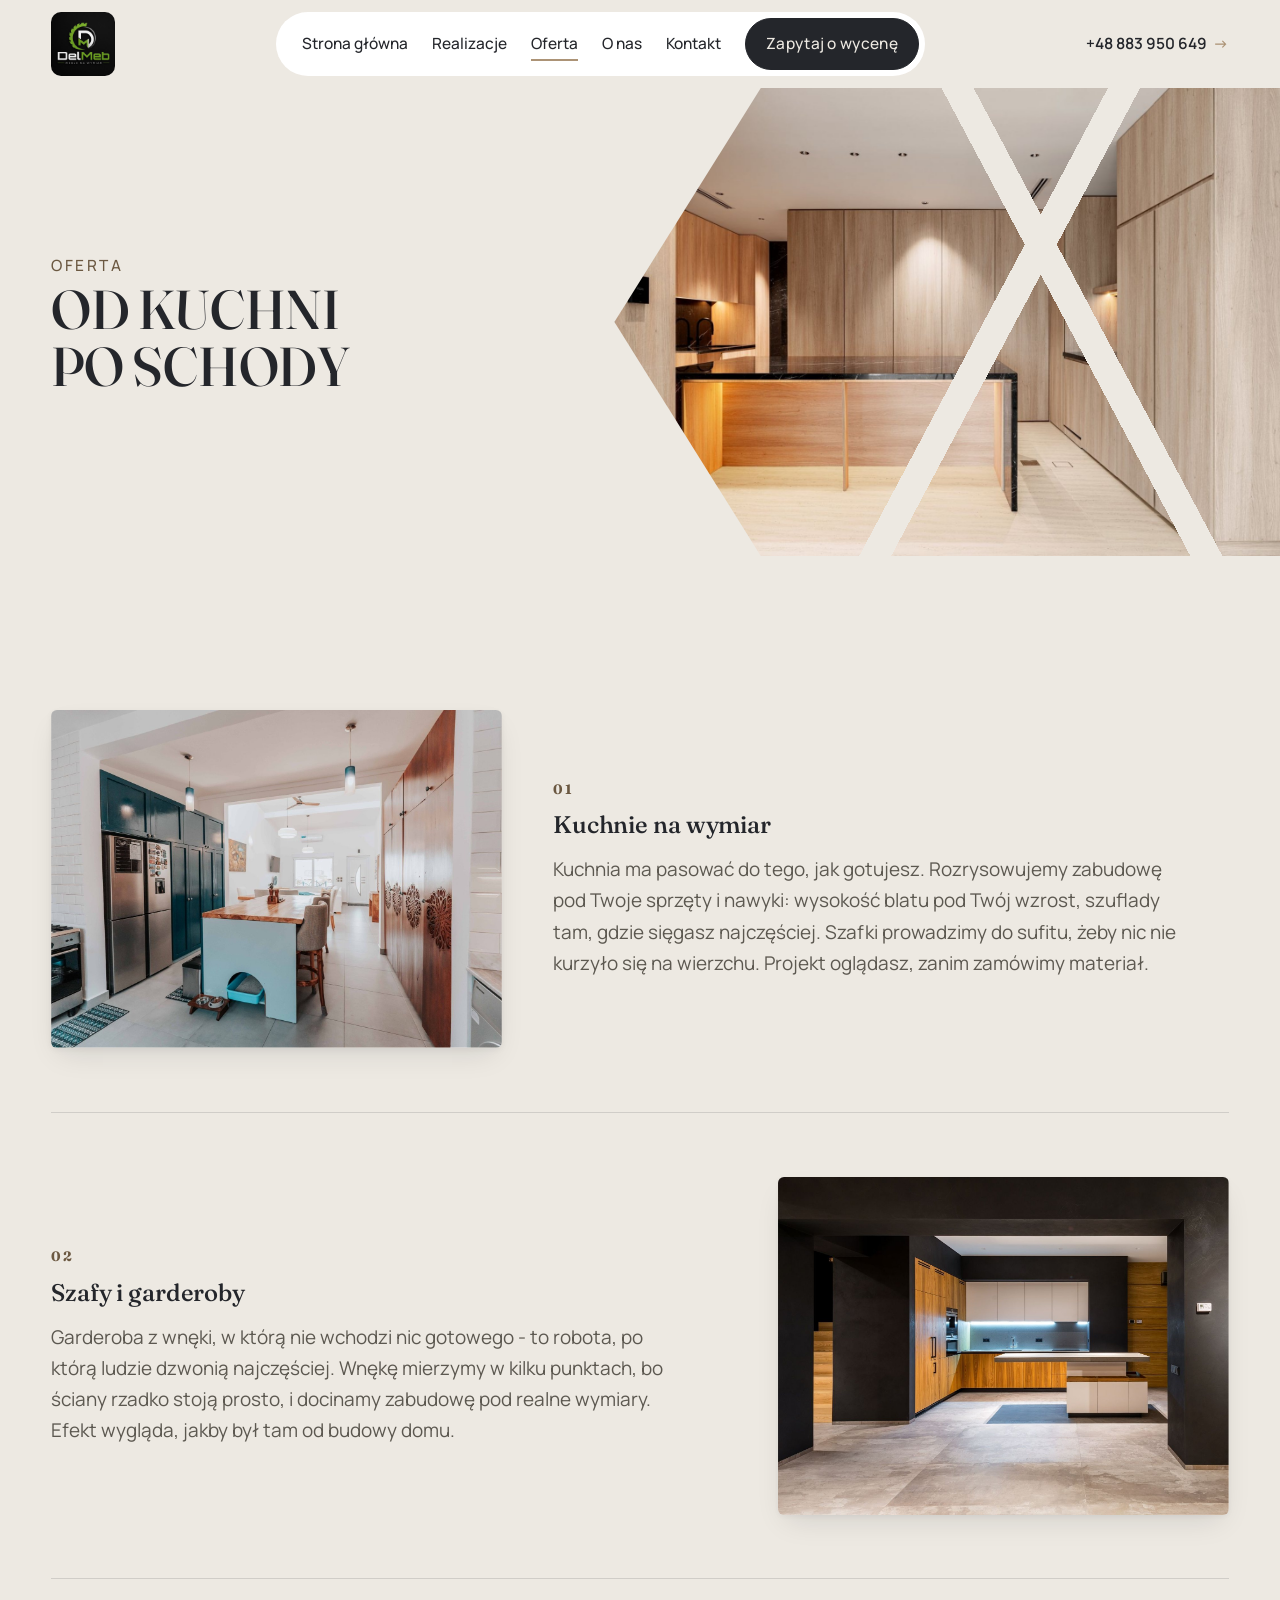
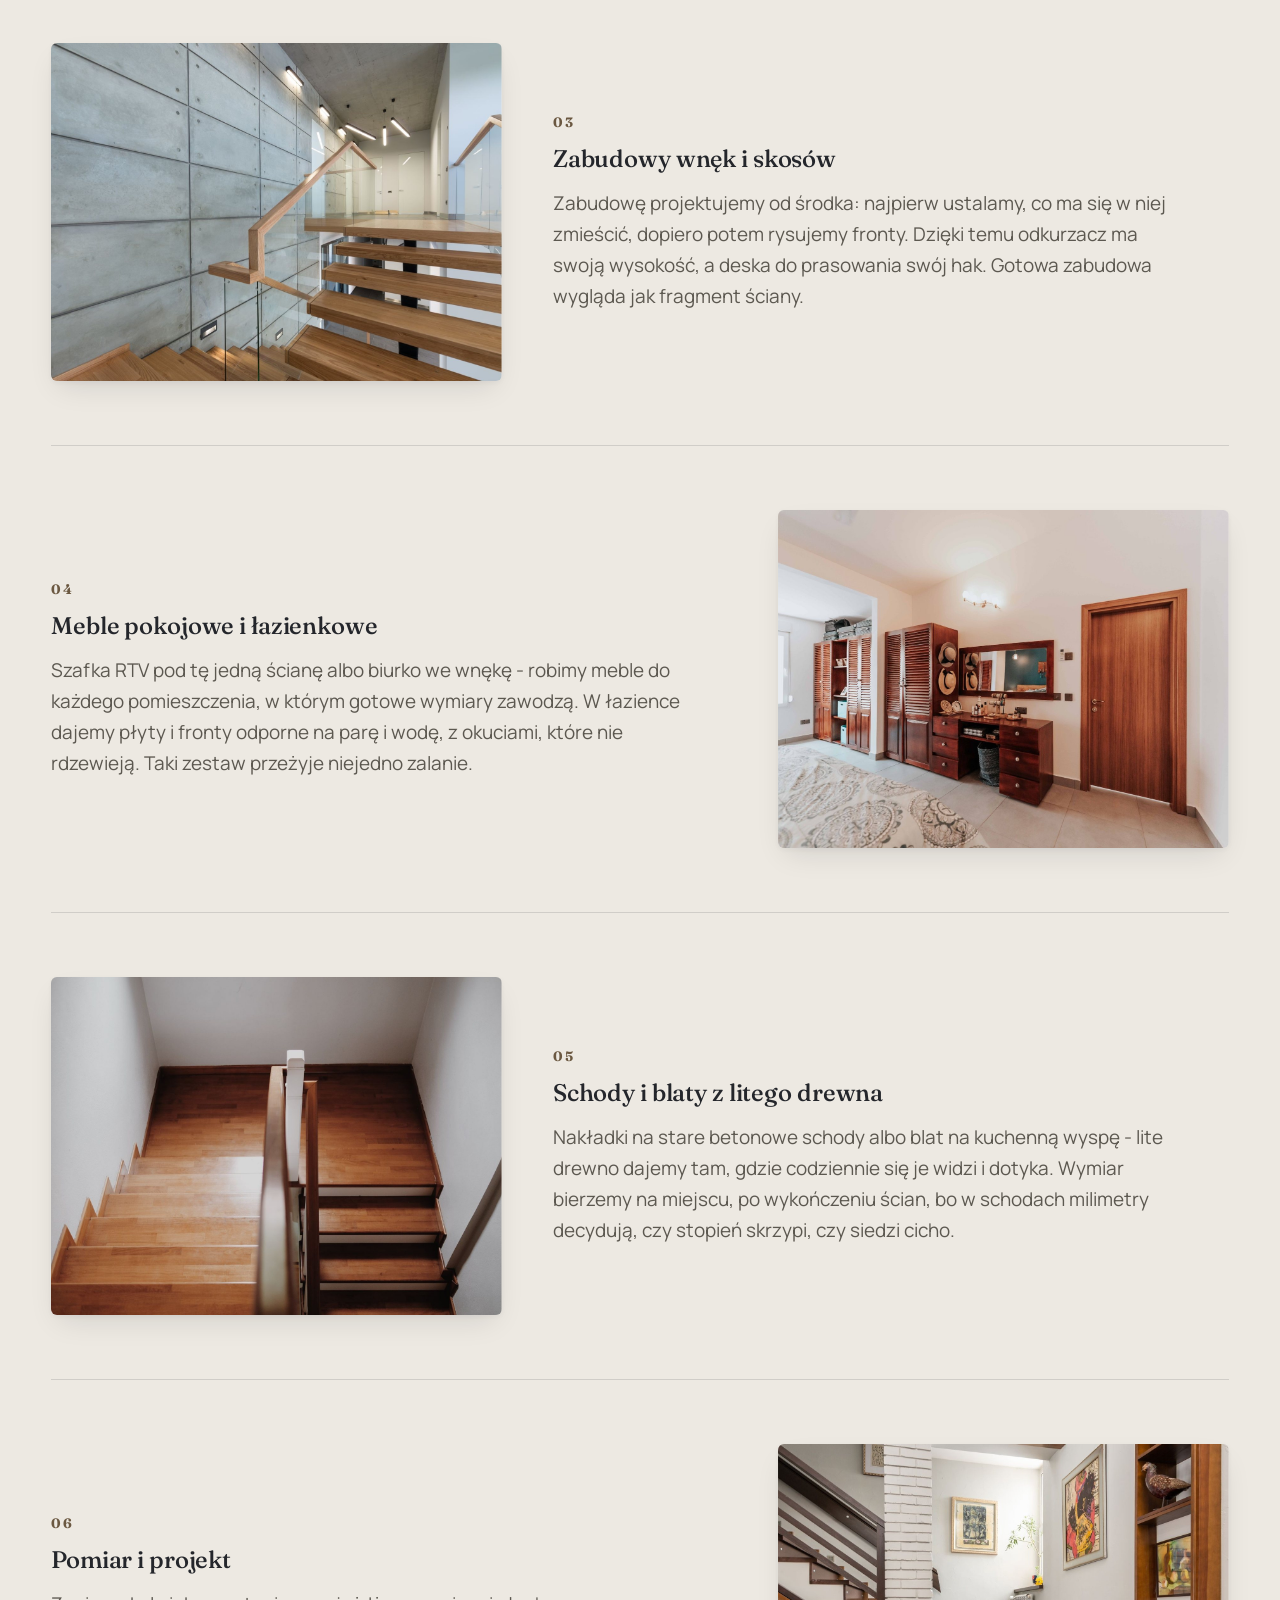
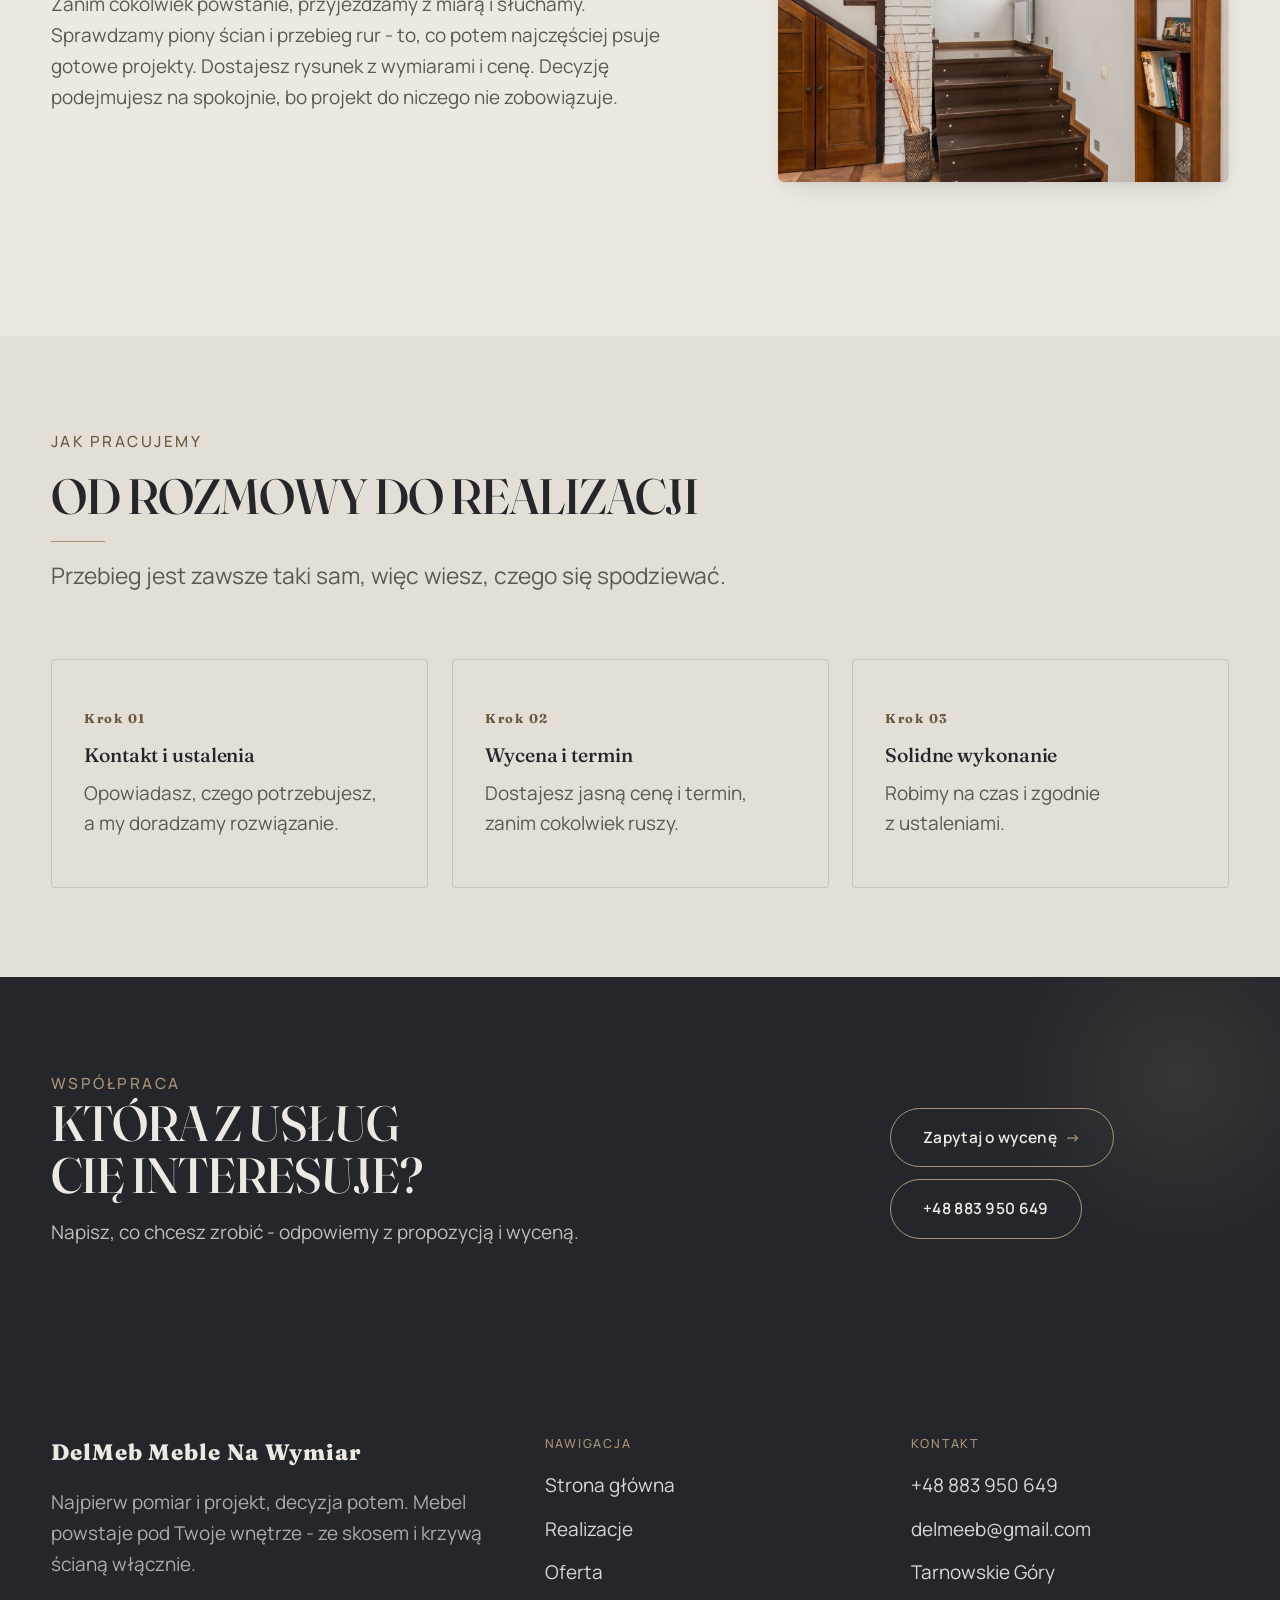
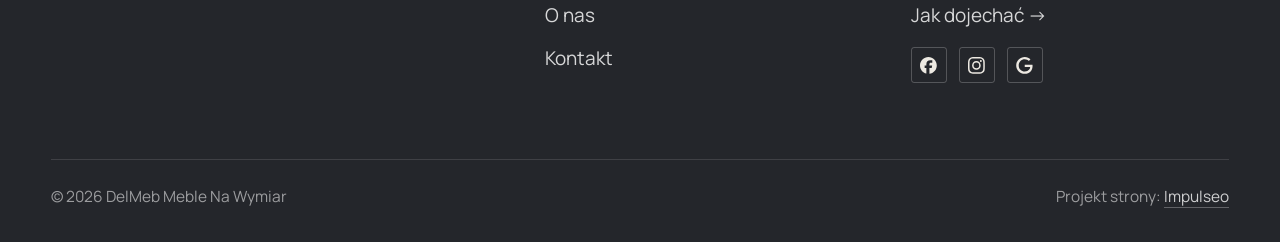
<file: oferta.html>
<!DOCTYPE html>
<html lang="pl">
<head>
<meta charset="UTF-8">
<meta name="viewport" content="width=device-width, initial-scale=1.0">
<title>Oferta - DelMeb Meble Na Wymiar</title>
<meta name="description" content="Meble na wymiar w Tarnowskich Górach: kuchnie, szafy i zabudowy pod Twoje wnętrze. Bezpłatny pomiar i projekt, jedna cena, montaż z gwarancją. Zadzwoń: +48 883 950 649.">
<link rel="canonical" href="https://kris20032.github.io/delmeb-meble-na-wymiar/oferta.html">
<meta name="robots" content="noindex, nofollow">
<meta property="og:type" content="website">
<meta property="og:locale" content="pl_PL">
<meta property="og:site_name" content="DelMeb Meble Na Wymiar">
<meta property="og:title" content="Oferta - DelMeb Meble Na Wymiar">
<meta property="og:description" content="Meble na wymiar w Tarnowskich Górach: kuchnie, szafy i zabudowy pod Twoje wnętrze. Bezpłatny pomiar i projekt, jedna cena, montaż z gwarancją. Zadzwoń: +48 883 950 649.">
<meta property="og:url" content="https://kris20032.github.io/delmeb-meble-na-wymiar/oferta.html">
<meta property="og:image" content="https://kris20032.github.io/delmeb-meble-na-wymiar/img/og.jpg">
<meta property="og:image:width" content="1200">
<meta property="og:image:height" content="630">
<meta name="twitter:card" content="summary_large_image">
<link rel="preconnect" href="https://fonts.googleapis.com">
<link rel="preconnect" href="https://fonts.gstatic.com" crossorigin>
<link href="https://fonts.googleapis.com/css2?family=Fraunces:opsz,wght@9..144,400;9..144,500;9..144,600&family=Manrope:wght@400;500;600&display=swap" rel="stylesheet">
<link rel="stylesheet" href="assets/styles.css?v=ba3d588a">
</head>
<body>

<header class="nav">
  <div class="wrap nav-inner">
    <a class="brand brand-has-logo" href="index.html"><img class="brand-logo" src="img/logo.jpg" alt="DelMeb Meble Na Wymiar" width="720" height="720" decoding="async"></a>
    <nav class="nav-links">
      <a href="index.html">Strona główna</a>
      <a href="realizacje.html">Realizacje</a>
      <a href="oferta.html" class="active" aria-current="page">Oferta</a>
      <a href="o-nas.html">O nas</a>
      <a href="kontakt.html">Kontakt</a>
      <a href="kontakt.html" class="btn btn-accent">Zapytaj o wycenę</a>
    </nav>
    <a class="nav-phone" href="tel:+48883950649">+48 883 950 649 <span class="arr">→</span></a>
    <button class="nav-toggle" aria-label="Menu"><span></span><span></span><span></span></button>
  </div>
</header>

<main>
<section class="pagehead">
  <img src="img/g5.jpg" alt="DelMeb Meble Na Wymiar - Od kuchni po schody" width="1600" height="1066" decoding="async">
  <div class="wrap">
    <span class="eyebrow">Oferta</span>
    <h1>Od kuchni po schody</h1>
  </div>
</section>
<section>
  <div class="wrap">
    <div class="svc-row reveal">
      <div class="svc-row-art"><img src="img/g12.jpg" alt="Kuchnie na wymiar" loading="lazy" width="1600" height="1067" decoding="async"></div>
      <div>
        <span class="num">01</span>
        <h3>Kuchnie na wymiar</h3>
        <p class="muted">Kuchnia ma pasować do tego, jak gotujesz. Rozrysowujemy zabudowę pod Twoje sprzęty i nawyki: wysokość blatu pod Twój wzrost, szuflady tam, gdzie sięgasz najczęściej. Szafki prowadzimy do sufitu, żeby nic nie kurzyło się na wierzchu. Projekt oglądasz, zanim zamówimy materiał.</p>
      </div>
    </div>
    <div class="svc-row rev reveal">
      <div class="svc-row-art"><img src="img/about.jpg" alt="Szafy i garderoby" loading="lazy" width="1600" height="1285" decoding="async"></div>
      <div>
        <span class="num">02</span>
        <h3>Szafy i garderoby</h3>
        <p class="muted">Garderoba z wnęki, w którą nie wchodzi nic gotowego - to robota, po którą ludzie dzwonią najczęściej. Wnękę mierzymy w kilku punktach, bo ściany rzadko stoją prosto, i docinamy zabudowę pod realne wymiary. Efekt wygląda, jakby był tam od budowy domu.</p>
      </div>
    </div>
    <div class="svc-row reveal">
      <div class="svc-row-art"><img src="img/g1.jpg" alt="Zabudowy wnęk i skosów" loading="lazy" width="1600" height="1068" decoding="async"></div>
      <div>
        <span class="num">03</span>
        <h3>Zabudowy wnęk i skosów</h3>
        <p class="muted">Zabudowę projektujemy od środka: najpierw ustalamy, co ma się w niej zmieścić, dopiero potem rysujemy fronty. Dzięki temu odkurzacz ma swoją wysokość, a deska do prasowania swój hak. Gotowa zabudowa wygląda jak fragment ściany.</p>
      </div>
    </div>
    <div class="svc-row rev reveal">
      <div class="svc-row-art"><img src="img/g2.jpg" alt="Meble pokojowe i łazienkowe" loading="lazy" width="1600" height="1067" decoding="async"></div>
      <div>
        <span class="num">04</span>
        <h3>Meble pokojowe i łazienkowe</h3>
        <p class="muted">Szafka RTV pod tę jedną ścianę albo biurko we wnękę - robimy meble do każdego pomieszczenia, w którym gotowe wymiary zawodzą. W łazience dajemy płyty i fronty odporne na parę i wodę, z okuciami, które nie rdzewieją. Taki zestaw przeżyje niejedno zalanie.</p>
      </div>
    </div>
    <div class="svc-row reveal">
      <div class="svc-row-art"><img src="img/g3.jpg" alt="Schody i blaty z litego drewna" loading="lazy" width="1600" height="1066" decoding="async"></div>
      <div>
        <span class="num">05</span>
        <h3>Schody i blaty z litego drewna</h3>
        <p class="muted">Nakładki na stare betonowe schody albo blat na kuchenną wyspę - lite drewno dajemy tam, gdzie codziennie się je widzi i dotyka. Wymiar bierzemy na miejscu, po wykończeniu ścian, bo w schodach milimetry decydują, czy stopień skrzypi, czy siedzi cicho.</p>
      </div>
    </div>
    <div class="svc-row rev reveal">
      <div class="svc-row-art"><img src="img/g4.jpg" alt="Pomiar i projekt" loading="lazy" width="1600" height="1068" decoding="async"></div>
      <div>
        <span class="num">06</span>
        <h3>Pomiar i projekt</h3>
        <p class="muted">Zanim cokolwiek powstanie, przyjeżdżamy z miarą i słuchamy. Sprawdzamy piony ścian i przebieg rur - to, co potem najczęściej psuje gotowe projekty. Dostajesz rysunek z wymiarami i cenę. Decyzję podejmujesz na spokojnie, bo projekt do niczego nie zobowiązuje.</p>
      </div>
    </div>
  </div>
</section>
<section class="trust">
  <div class="wrap">
    <div class="head reveal">
      <span class="eyebrow">Jak pracujemy</span>
      <h2>Od rozmowy do realizacji</h2>
      <p>Przebieg jest zawsze taki sam, więc wiesz, czego się spodziewać.</p>
    </div>
    <div class="svc-grid">
      <div class="svc reveal"><div class="ic">Krok 01</div><h3>Kontakt i ustalenia</h3><p>Opowiadasz, czego potrzebujesz, a my doradzamy rozwiązanie.</p></div>
      <div class="svc reveal"><div class="ic">Krok 02</div><h3>Wycena i termin</h3><p>Dostajesz jasną cenę i termin, zanim cokolwiek ruszy.</p></div>
      <div class="svc reveal"><div class="ic">Krok 03</div><h3>Solidne wykonanie</h3><p>Robimy na czas i zgodnie z ustaleniami.</p></div>
    </div>
  </div>
</section>
<section class="cta">
  <div class="wrap">
    <div class="reveal">
      <span class="eyebrow">Współpraca</span>
      <h2>Która z usług Cię interesuje?</h2>
      <p>Napisz, co chcesz zrobić - odpowiemy z propozycją i wyceną.</p>
    </div>
    <div class="cta-actions reveal">
      <a href="kontakt.html" class="btn btn-light">Zapytaj o wycenę <span class="arr">→</span></a>
      <a href="tel:+48883950649" class="btn btn-ghost btn-ghost-cta">+48 883 950 649</a>
    </div>
  </div>
</section>
</main>

<footer>
  <div class="wrap">
    <div class="foot-grid">
      <div class="foot-brand">
        <div class="name">DelMeb Meble Na Wymiar</div>
        <p>Najpierw pomiar i projekt, decyzja potem. Mebel powstaje pod Twoje wnętrze - ze skosem i krzywą ścianą włącznie.</p>
      </div>
      <div class="foot-col">
        <h4>Nawigacja</h4>
        <a href="index.html">Strona główna</a>
        <a href="realizacje.html">Realizacje</a>
        <a href="oferta.html">Oferta</a>
        <a href="o-nas.html">O nas</a>
        <a href="kontakt.html">Kontakt</a>
      </div>
      <div class="foot-col">
        <h4>Kontakt</h4>
        <a href="tel:+48883950649">+48 883 950 649</a>
        <a href="mailto:delmeeb@gmail.com">delmeeb@gmail.com</a>
        <p>Tarnowskie Góry</p>
        <a href="https://www.google.com/maps/place/DelMeb+Meble+Na+Wymiar/@50.4553258,18.847706,17z/data=!4m6!3m5!1s0x471129ba5f49520d:0xf92a352cb4d22ef1" target="_blank" rel="noopener">Jak dojechać →</a>
      <div class="foot-soc">
        <a class="soc" href="https://www.facebook.com/DelMeb.Meble.na.wymiar/" target="_blank" rel="noopener" aria-label="Facebook - DelMeb Meble Na Wymiar"><svg viewBox="0 0 24 24" aria-hidden="true" focusable="false"><path d="M9.101 23.691v-7.98H6.627v-3.667h2.474v-1.58c0-4.085 1.848-5.978 5.858-5.978.401 0 .955.042 1.468.103a8.68 8.68 0 0 1 1.141.195v3.325a8.623 8.623 0 0 0-.653-.036 26.805 26.805 0 0 0-.733-.009c-.707 0-1.259.096-1.675.309a1.686 1.686 0 0 0-.679.622c-.258.42-.374.995-.374 1.752v1.297h3.919l-.386 2.103-.287 1.564h-3.246v8.245C19.396 23.238 24 18.179 24 12.044c0-6.627-5.373-12-12-12s-12 5.373-12 12c0 5.628 3.874 10.35 9.101 11.647Z" fill="currentColor"/></svg></a>
        <a class="soc" href="https://www.instagram.com/delmeb_meble_na_wymiar/" target="_blank" rel="noopener" aria-label="Instagram - DelMeb Meble Na Wymiar"><svg viewBox="0 0 24 24" aria-hidden="true" focusable="false"><path d="M7.0301.084c-1.2768.0602-2.1487.264-2.911.5634-.7888.3075-1.4575.72-2.1228 1.3877-.6652.6677-1.075 1.3368-1.3802 2.127-.2954.7638-.4956 1.6365-.552 2.914-.0564 1.2775-.0689 1.6882-.0626 4.947.0062 3.2586.0206 3.6671.0825 4.9473.061 1.2765.264 2.1482.5635 2.9107.308.7889.72 1.4573 1.388 2.1228.6679.6655 1.3365 1.0743 2.1285 1.38.7632.295 1.6361.4961 2.9134.552 1.2773.056 1.6884.069 4.9462.0627 3.2578-.0062 3.668-.0207 4.9478-.0814 1.28-.0607 2.147-.2652 2.9098-.5633.7889-.3086 1.4578-.72 2.1228-1.3881.665-.6682 1.0745-1.3378 1.3795-2.1284.2957-.7632.4966-1.636.552-2.9124.056-1.2809.0692-1.6898.063-4.948-.0063-3.2583-.021-3.6668-.0817-4.9465-.0607-1.2797-.264-2.1487-.5633-2.9117-.3084-.7889-.72-1.4568-1.3876-2.1228C21.2982 1.33 20.628.9208 19.8378.6165 19.074.321 18.2017.1197 16.9244.0645 15.6471.0093 15.236-.005 11.977.0014 8.718.0076 8.31.0215 7.0301.0839m.1402 21.6932c-1.17-.0509-1.8053-.2453-2.2287-.408-.5606-.216-.96-.4771-1.3819-.895-.422-.4178-.6811-.8186-.9-1.378-.1644-.4234-.3624-1.058-.4171-2.228-.0595-1.2645-.072-1.6442-.079-4.848-.007-3.2037.0053-3.583.0607-4.848.05-1.169.2456-1.805.408-2.2282.216-.5613.4762-.96.895-1.3816.4188-.4217.8184-.6814 1.3783-.9003.423-.1651 1.0575-.3614 2.227-.4171 1.2655-.06 1.6447-.072 4.848-.079 3.2033-.007 3.5835.005 4.8495.0608 1.169.0508 1.8053.2445 2.228.408.5608.216.96.4754 1.3816.895.4217.4194.6816.8176.9005 1.3787.1653.4217.3617 1.056.4169 2.2263.0602 1.2655.0739 1.645.0796 4.848.0058 3.203-.0055 3.5834-.061 4.848-.051 1.17-.245 1.8055-.408 2.2294-.216.5604-.4763.96-.8954 1.3814-.419.4215-.8181.6811-1.3783.9-.4224.1649-1.0577.3617-2.2262.4174-1.2656.0595-1.6448.072-4.8493.079-3.2045.007-3.5825-.006-4.848-.0608M16.953 5.5864A1.44 1.44 0 1 0 18.39 4.144a1.44 1.44 0 0 0-1.437 1.4424M5.8385 12.012c.0067 3.4032 2.7706 6.1557 6.173 6.1493 3.4026-.0065 6.157-2.7701 6.1506-6.1733-.0065-3.4032-2.771-6.1565-6.174-6.1498-3.403.0067-6.156 2.771-6.1496 6.1738M8 12.0077a4 4 0 1 1 4.008 3.9921A3.9996 3.9996 0 0 1 8 12.0077" fill="currentColor"/></svg></a>
        <a class="soc" href="https://www.google.com/maps/place/DelMeb+Meble+Na+Wymiar/@50.4553258,18.847706,17z/data=!4m6!3m5!1s0x471129ba5f49520d:0xf92a352cb4d22ef1" target="_blank" rel="noopener" aria-label="Google - DelMeb Meble Na Wymiar"><svg viewBox="0 0 24 24" aria-hidden="true" focusable="false"><path d="M12.48 10.92v3.28h7.84c-.24 1.84-.853 3.187-1.787 4.133-1.147 1.147-2.933 2.4-6.053 2.4-4.827 0-8.6-3.893-8.6-8.72s3.773-8.72 8.6-8.72c2.6 0 4.507 1.027 5.907 2.347l2.307-2.307C18.747 1.44 16.133 0 12.48 0 5.867 0 .307 5.387.307 12s5.56 12 12.173 12c3.573 0 6.267-1.173 8.373-3.36 2.16-2.16 2.84-5.213 2.84-7.667 0-.76-.053-1.467-.173-2.053H12.48z" fill="currentColor"/></svg></a>
      </div>
      </div>
    </div>
    <div class="foot-bot">
      <span>© 2026 DelMeb Meble Na Wymiar</span>
      <span>Projekt strony: <a class="foot-credit" href="https://impulseo.pl" target="_blank" rel="noopener">Impulseo</a></span>
    </div>
  </div>
</footer>
<div class="sticky-reserve"><a class="sr-book" href="kontakt.html">Zapytaj o wycenę</a><a class="sr-call" href="tel:+48883950649" aria-label="Zadzwoń"><svg class="ico-tel" width="16" height="16" viewBox="0 0 24 24" fill="none" aria-hidden="true"><path d="M6.6 10.8a15.5 15.5 0 0 0 6.6 6.6l2.2-2.2a1 1 0 0 1 1-.24 11.4 11.4 0 0 0 3.6.58 1 1 0 0 1 1 1V20a1 1 0 0 1-1 1A17 17 0 0 1 3 4a1 1 0 0 1 1-1h3.5a1 1 0 0 1 1 1c0 1.25.2 2.46.58 3.6a1 1 0 0 1-.25 1l-2.23 2.2Z" fill="currentColor"/></svg></a></div>
<div class="demo-wazne" data-do="2026-10-22" data-cykl="3" hidden><svg class="dw-ico" width="13" height="13" viewBox="0 0 24 24" fill="none" aria-hidden="true"><circle cx="12" cy="12" r="8.6" stroke="currentColor" stroke-width="1.8"/><path d="M12 7.2V12l3.3 2" stroke="currentColor" stroke-width="1.8" stroke-linecap="round"/></svg><span class="dw-txt"></span></div>

<script src="assets/main.js"></script>
</body>
</html>
</file>
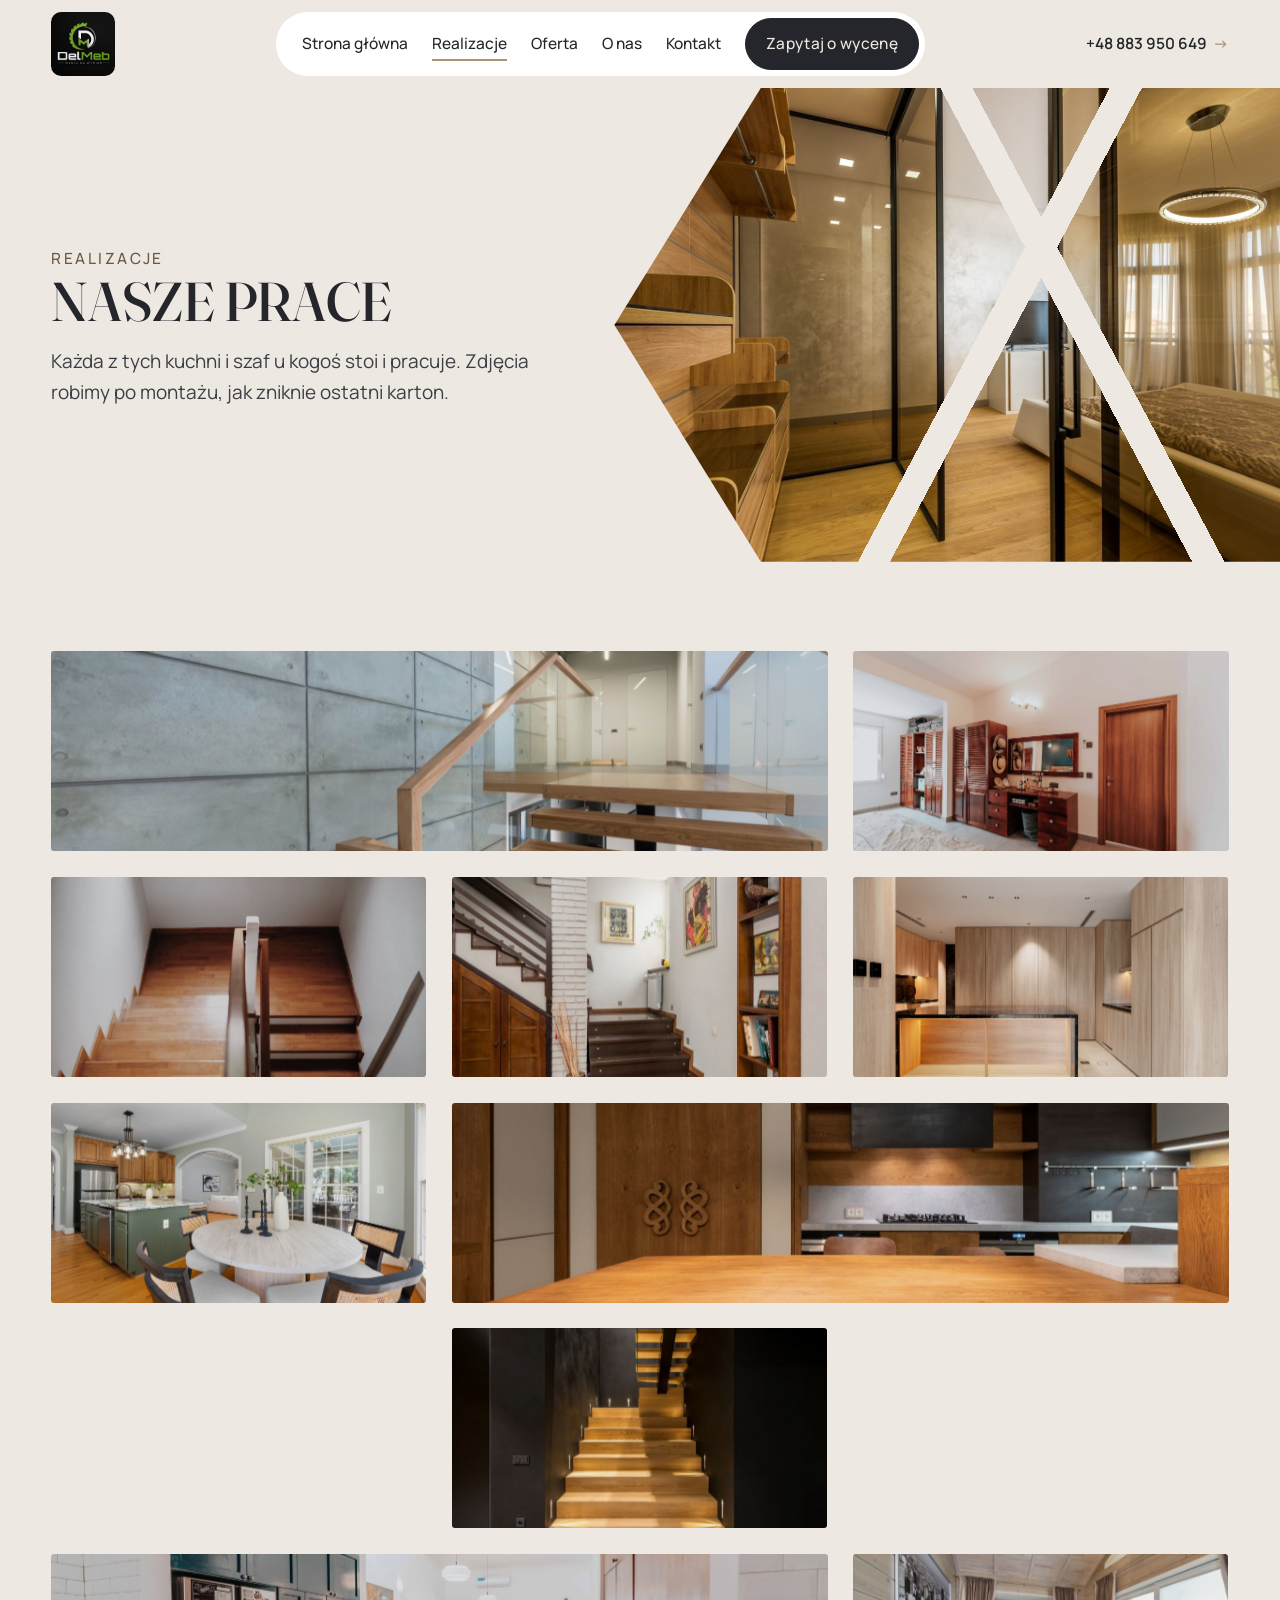
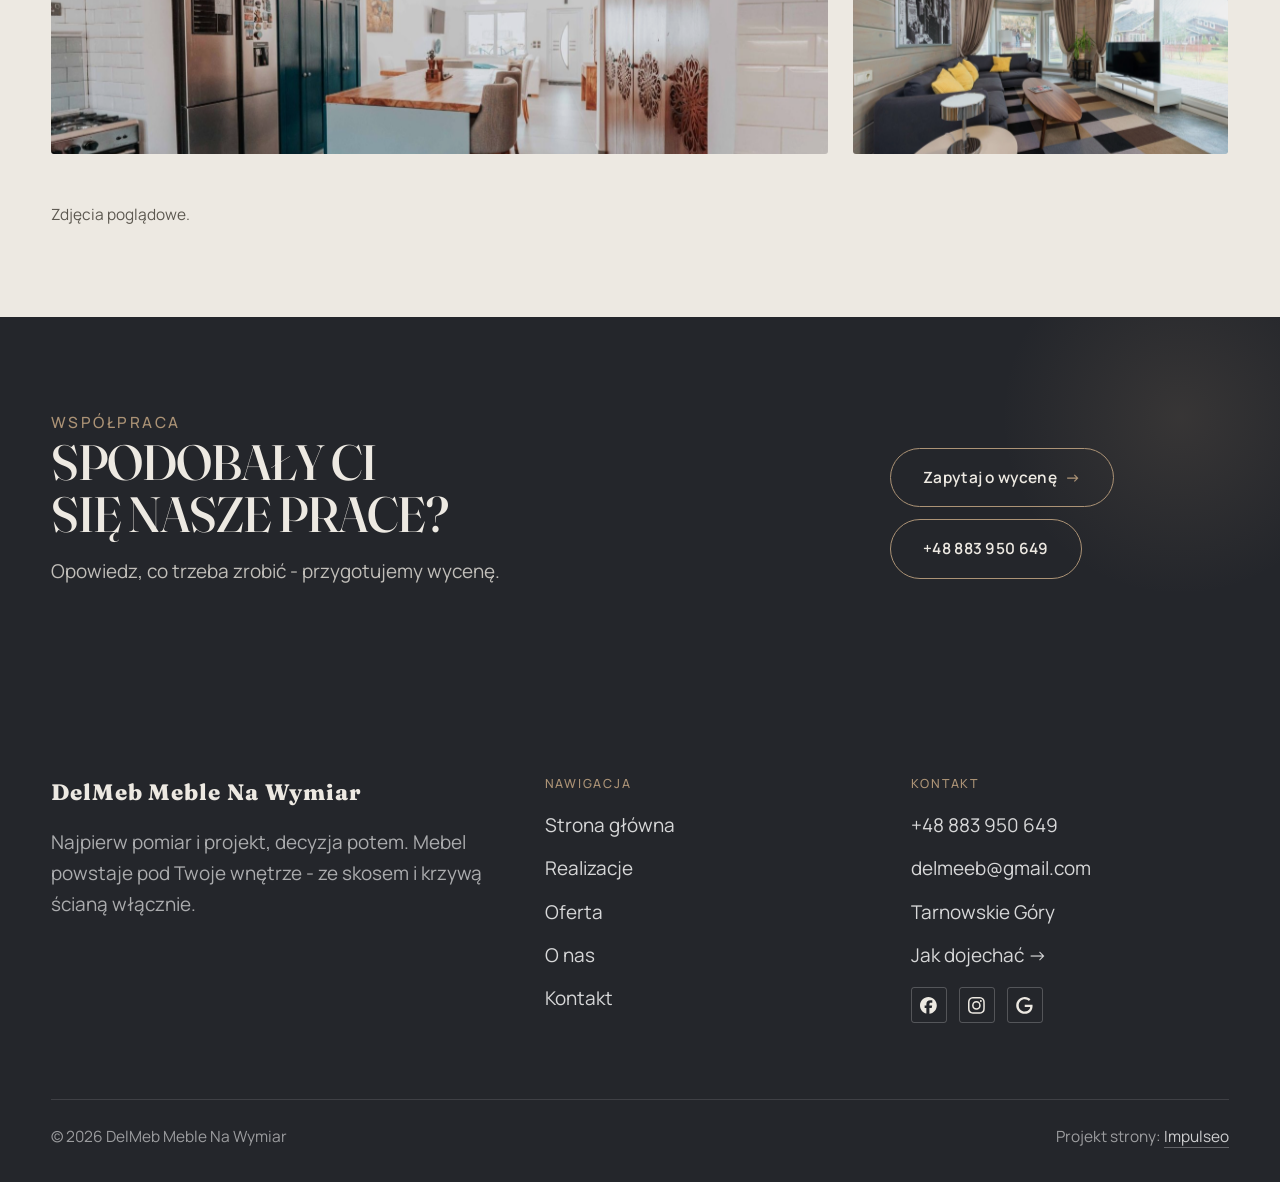
<file: realizacje.html>
<!DOCTYPE html>
<html lang="pl">
<head>
<meta charset="UTF-8">
<meta name="viewport" content="width=device-width, initial-scale=1.0">
<title>Realizacje - DelMeb Meble Na Wymiar</title>
<meta name="description" content="Realizacje DelMeb Meble Na Wymiar: Kuchnia na wymiar, Szafa wnękowa, Garderoba, Zabudowa pod skosem, Blat z litego drewna">
<link rel="canonical" href="https://kris20032.github.io/delmeb-meble-na-wymiar/realizacje.html">
<meta name="robots" content="noindex, nofollow">
<meta property="og:type" content="website">
<meta property="og:locale" content="pl_PL">
<meta property="og:site_name" content="DelMeb Meble Na Wymiar">
<meta property="og:title" content="Realizacje - DelMeb Meble Na Wymiar">
<meta property="og:description" content="Realizacje DelMeb Meble Na Wymiar: Kuchnia na wymiar, Szafa wnękowa, Garderoba, Zabudowa pod skosem, Blat z litego drewna">
<meta property="og:url" content="https://kris20032.github.io/delmeb-meble-na-wymiar/realizacje.html">
<meta property="og:image" content="https://kris20032.github.io/delmeb-meble-na-wymiar/img/og.jpg">
<meta property="og:image:width" content="1200">
<meta property="og:image:height" content="630">
<meta name="twitter:card" content="summary_large_image">
<link rel="preconnect" href="https://fonts.googleapis.com">
<link rel="preconnect" href="https://fonts.gstatic.com" crossorigin>
<link href="https://fonts.googleapis.com/css2?family=Fraunces:opsz,wght@9..144,400;9..144,500;9..144,600&family=Manrope:wght@400;500;600&display=swap" rel="stylesheet">
<link rel="stylesheet" href="assets/styles.css?v=ba3d588a">
</head>
<body>

<header class="nav">
  <div class="wrap nav-inner">
    <a class="brand brand-has-logo" href="index.html"><img class="brand-logo" src="img/logo.jpg" alt="DelMeb Meble Na Wymiar" width="720" height="720" decoding="async"></a>
    <nav class="nav-links">
      <a href="index.html">Strona główna</a>
      <a href="realizacje.html" class="active" aria-current="page">Realizacje</a>
      <a href="oferta.html">Oferta</a>
      <a href="o-nas.html">O nas</a>
      <a href="kontakt.html">Kontakt</a>
      <a href="kontakt.html" class="btn btn-accent">Zapytaj o wycenę</a>
    </nav>
    <a class="nav-phone" href="tel:+48883950649">+48 883 950 649 <span class="arr">→</span></a>
    <button class="nav-toggle" aria-label="Menu"><span></span><span></span><span></span></button>
  </div>
</header>

<main>
<section class="pagehead">
  <img src="img/g11.jpg" alt="DelMeb Meble Na Wymiar - Nasze prace" width="1600" height="1068" decoding="async">
  <div class="wrap">
    <span class="eyebrow">Realizacje</span>
    <h1>Nasze prace</h1>
    <p>Każda z tych kuchni i szaf u kogoś stoi i pracuje. Zdjęcia robimy po montażu, jak zniknie ostatni karton.</p>
  </div>
</section>
<section>
  <div class="wrap">
    <div class="gallery">
      <div class="tile t-two3 reveal"><img src="img/g1.jpg" alt="DelMeb Meble Na Wymiar" loading="lazy" width="1600" height="1068" decoding="async"></div>
      <div class="tile t-third reveal"><img src="img/g2.jpg" alt="DelMeb Meble Na Wymiar" loading="lazy" width="1600" height="1067" decoding="async"></div>
      <div class="tile t-third reveal"><img src="img/g3.jpg" alt="DelMeb Meble Na Wymiar" loading="lazy" width="1600" height="1066" decoding="async"></div>
      <div class="tile t-third reveal"><img src="img/g4.jpg" alt="DelMeb Meble Na Wymiar" loading="lazy" width="1600" height="1068" decoding="async"></div>
      <div class="tile t-third reveal"><img src="img/g5.jpg" alt="DelMeb Meble Na Wymiar" loading="lazy" width="1600" height="1066" decoding="async"></div>
      <div class="tile t-third reveal"><img src="img/g6.jpg" alt="DelMeb Meble Na Wymiar" loading="lazy" width="1600" height="1066" decoding="async"></div>
      <div class="tile t-two3 reveal"><img src="img/g7.jpg" alt="DelMeb Meble Na Wymiar" loading="lazy" width="1600" height="1068" decoding="async"></div>
      <div class="tile t-third reveal"><img src="img/g8.jpg" alt="DelMeb Meble Na Wymiar" loading="lazy" width="1600" height="1066" decoding="async"></div>
      <div class="tile t-third reveal"><img src="img/g9.jpg" alt="DelMeb Meble Na Wymiar" loading="lazy" width="1600" height="1068" decoding="async"></div>
      <div class="tile t-third reveal"><img src="img/g10.jpg" alt="DelMeb Meble Na Wymiar" loading="lazy" width="1600" height="1066" decoding="async"></div>
      <div class="tile t-two3 reveal"><img src="img/g12.jpg" alt="DelMeb Meble Na Wymiar" loading="lazy" width="1600" height="1067" decoding="async"></div>
      <div class="tile t-third reveal"><img src="img/g13.jpg" alt="DelMeb Meble Na Wymiar" loading="lazy" width="1600" height="1068" decoding="async"></div>
    </div>
    <p class="muted reveal" style="margin-top:var(--space-7);font-size:var(--text-sm);max-width:62ch">Zdjęcia poglądowe.</p>
  </div>
</section>
<section class="cta">
  <div class="wrap">
    <div class="reveal">
      <span class="eyebrow">Współpraca</span>
      <h2>Spodobały Ci się nasze prace?</h2>
      <p>Opowiedz, co trzeba zrobić - przygotujemy wycenę.</p>
    </div>
    <div class="cta-actions reveal">
      <a href="kontakt.html" class="btn btn-light">Zapytaj o wycenę <span class="arr">→</span></a>
      <a href="tel:+48883950649" class="btn btn-ghost btn-ghost-cta">+48 883 950 649</a>
    </div>
  </div>
</section>
</main>

<footer>
  <div class="wrap">
    <div class="foot-grid">
      <div class="foot-brand">
        <div class="name">DelMeb Meble Na Wymiar</div>
        <p>Najpierw pomiar i projekt, decyzja potem. Mebel powstaje pod Twoje wnętrze - ze skosem i krzywą ścianą włącznie.</p>
      </div>
      <div class="foot-col">
        <h4>Nawigacja</h4>
        <a href="index.html">Strona główna</a>
        <a href="realizacje.html">Realizacje</a>
        <a href="oferta.html">Oferta</a>
        <a href="o-nas.html">O nas</a>
        <a href="kontakt.html">Kontakt</a>
      </div>
      <div class="foot-col">
        <h4>Kontakt</h4>
        <a href="tel:+48883950649">+48 883 950 649</a>
        <a href="mailto:delmeeb@gmail.com">delmeeb@gmail.com</a>
        <p>Tarnowskie Góry</p>
        <a href="https://www.google.com/maps/place/DelMeb+Meble+Na+Wymiar/@50.4553258,18.847706,17z/data=!4m6!3m5!1s0x471129ba5f49520d:0xf92a352cb4d22ef1" target="_blank" rel="noopener">Jak dojechać →</a>
      <div class="foot-soc">
        <a class="soc" href="https://www.facebook.com/DelMeb.Meble.na.wymiar/" target="_blank" rel="noopener" aria-label="Facebook - DelMeb Meble Na Wymiar"><svg viewBox="0 0 24 24" aria-hidden="true" focusable="false"><path d="M9.101 23.691v-7.98H6.627v-3.667h2.474v-1.58c0-4.085 1.848-5.978 5.858-5.978.401 0 .955.042 1.468.103a8.68 8.68 0 0 1 1.141.195v3.325a8.623 8.623 0 0 0-.653-.036 26.805 26.805 0 0 0-.733-.009c-.707 0-1.259.096-1.675.309a1.686 1.686 0 0 0-.679.622c-.258.42-.374.995-.374 1.752v1.297h3.919l-.386 2.103-.287 1.564h-3.246v8.245C19.396 23.238 24 18.179 24 12.044c0-6.627-5.373-12-12-12s-12 5.373-12 12c0 5.628 3.874 10.35 9.101 11.647Z" fill="currentColor"/></svg></a>
        <a class="soc" href="https://www.instagram.com/delmeb_meble_na_wymiar/" target="_blank" rel="noopener" aria-label="Instagram - DelMeb Meble Na Wymiar"><svg viewBox="0 0 24 24" aria-hidden="true" focusable="false"><path d="M7.0301.084c-1.2768.0602-2.1487.264-2.911.5634-.7888.3075-1.4575.72-2.1228 1.3877-.6652.6677-1.075 1.3368-1.3802 2.127-.2954.7638-.4956 1.6365-.552 2.914-.0564 1.2775-.0689 1.6882-.0626 4.947.0062 3.2586.0206 3.6671.0825 4.9473.061 1.2765.264 2.1482.5635 2.9107.308.7889.72 1.4573 1.388 2.1228.6679.6655 1.3365 1.0743 2.1285 1.38.7632.295 1.6361.4961 2.9134.552 1.2773.056 1.6884.069 4.9462.0627 3.2578-.0062 3.668-.0207 4.9478-.0814 1.28-.0607 2.147-.2652 2.9098-.5633.7889-.3086 1.4578-.72 2.1228-1.3881.665-.6682 1.0745-1.3378 1.3795-2.1284.2957-.7632.4966-1.636.552-2.9124.056-1.2809.0692-1.6898.063-4.948-.0063-3.2583-.021-3.6668-.0817-4.9465-.0607-1.2797-.264-2.1487-.5633-2.9117-.3084-.7889-.72-1.4568-1.3876-2.1228C21.2982 1.33 20.628.9208 19.8378.6165 19.074.321 18.2017.1197 16.9244.0645 15.6471.0093 15.236-.005 11.977.0014 8.718.0076 8.31.0215 7.0301.0839m.1402 21.6932c-1.17-.0509-1.8053-.2453-2.2287-.408-.5606-.216-.96-.4771-1.3819-.895-.422-.4178-.6811-.8186-.9-1.378-.1644-.4234-.3624-1.058-.4171-2.228-.0595-1.2645-.072-1.6442-.079-4.848-.007-3.2037.0053-3.583.0607-4.848.05-1.169.2456-1.805.408-2.2282.216-.5613.4762-.96.895-1.3816.4188-.4217.8184-.6814 1.3783-.9003.423-.1651 1.0575-.3614 2.227-.4171 1.2655-.06 1.6447-.072 4.848-.079 3.2033-.007 3.5835.005 4.8495.0608 1.169.0508 1.8053.2445 2.228.408.5608.216.96.4754 1.3816.895.4217.4194.6816.8176.9005 1.3787.1653.4217.3617 1.056.4169 2.2263.0602 1.2655.0739 1.645.0796 4.848.0058 3.203-.0055 3.5834-.061 4.848-.051 1.17-.245 1.8055-.408 2.2294-.216.5604-.4763.96-.8954 1.3814-.419.4215-.8181.6811-1.3783.9-.4224.1649-1.0577.3617-2.2262.4174-1.2656.0595-1.6448.072-4.8493.079-3.2045.007-3.5825-.006-4.848-.0608M16.953 5.5864A1.44 1.44 0 1 0 18.39 4.144a1.44 1.44 0 0 0-1.437 1.4424M5.8385 12.012c.0067 3.4032 2.7706 6.1557 6.173 6.1493 3.4026-.0065 6.157-2.7701 6.1506-6.1733-.0065-3.4032-2.771-6.1565-6.174-6.1498-3.403.0067-6.156 2.771-6.1496 6.1738M8 12.0077a4 4 0 1 1 4.008 3.9921A3.9996 3.9996 0 0 1 8 12.0077" fill="currentColor"/></svg></a>
        <a class="soc" href="https://www.google.com/maps/place/DelMeb+Meble+Na+Wymiar/@50.4553258,18.847706,17z/data=!4m6!3m5!1s0x471129ba5f49520d:0xf92a352cb4d22ef1" target="_blank" rel="noopener" aria-label="Google - DelMeb Meble Na Wymiar"><svg viewBox="0 0 24 24" aria-hidden="true" focusable="false"><path d="M12.48 10.92v3.28h7.84c-.24 1.84-.853 3.187-1.787 4.133-1.147 1.147-2.933 2.4-6.053 2.4-4.827 0-8.6-3.893-8.6-8.72s3.773-8.72 8.6-8.72c2.6 0 4.507 1.027 5.907 2.347l2.307-2.307C18.747 1.44 16.133 0 12.48 0 5.867 0 .307 5.387.307 12s5.56 12 12.173 12c3.573 0 6.267-1.173 8.373-3.36 2.16-2.16 2.84-5.213 2.84-7.667 0-.76-.053-1.467-.173-2.053H12.48z" fill="currentColor"/></svg></a>
      </div>
      </div>
    </div>
    <div class="foot-bot">
      <span>© 2026 DelMeb Meble Na Wymiar</span>
      <span>Projekt strony: <a class="foot-credit" href="https://impulseo.pl" target="_blank" rel="noopener">Impulseo</a></span>
    </div>
  </div>
</footer>
<div class="sticky-reserve"><a class="sr-book" href="kontakt.html">Zapytaj o wycenę</a><a class="sr-call" href="tel:+48883950649" aria-label="Zadzwoń"><svg class="ico-tel" width="16" height="16" viewBox="0 0 24 24" fill="none" aria-hidden="true"><path d="M6.6 10.8a15.5 15.5 0 0 0 6.6 6.6l2.2-2.2a1 1 0 0 1 1-.24 11.4 11.4 0 0 0 3.6.58 1 1 0 0 1 1 1V20a1 1 0 0 1-1 1A17 17 0 0 1 3 4a1 1 0 0 1 1-1h3.5a1 1 0 0 1 1 1c0 1.25.2 2.46.58 3.6a1 1 0 0 1-.25 1l-2.23 2.2Z" fill="currentColor"/></svg></a></div>
<div class="demo-wazne" data-do="2026-10-22" data-cykl="3" hidden><svg class="dw-ico" width="13" height="13" viewBox="0 0 24 24" fill="none" aria-hidden="true"><circle cx="12" cy="12" r="8.6" stroke="currentColor" stroke-width="1.8"/><path d="M12 7.2V12l3.3 2" stroke="currentColor" stroke-width="1.8" stroke-linecap="round"/></svg><span class="dw-txt"></span></div>

<script src="assets/main.js"></script>
</body>
</html>
</file>
<file: assets/styles.css>
/* ============================================================
   STOLBASZ — premium, architektoniczny B2B fit-out
   Jasna paleta, zero brązu. System wg premium-web-craft.
   Projekt strony: Impulseo (impulseo.pl)
   ============================================================ */

:root{
  /* PALETA — jasna, architektoniczna, chłodna */
  --paper:#F3F1EC;          /* główne tło */
  --paper-2:#E6E3DB;        /* sekcje alternatywne (chłodny jasny szary) */
  --paper-3:#E6E3DB;        /* delikatne wypełnienia */
  --ink:#23211E;            /* tekst główny — chłodny grafit */
  --ink-soft:#43403A;       /* nagłówki drugorzędne */
  --muted:#87837A;          /* tekst poboczny */
  --line:rgba(35,33,30,.12);/* hairline */
  --accent:#8A6B3C;         /* stonowany petrol-slate — jedyny akcent */
  --accent-d:#6E5430;
  --accent-soft:rgba(138,107,60,.10);
  --dark:#23211E;           /* sekcje ciemne (stopka/CTA) */

  /* HOVER ZDJĘĆ — JEDEN standard dla całego silnika (decyzja K. 04.08.2026, artefakt z wariantami).
     AKTUALNE (K.+Szymon 09.08.2026, wybór z artefaktu 6 wariantów): zoom 1.05 przy 1.4s -
     przy tak długim czasie mocniejszy kadr NIE skacze, tylko „oddycha". Poprzedni standard
     (1.02 / .55s z 04.08) odbierany jako dynamiczny i szybki.
     Spoczynek lekko przygaszony, ale TYLKO tam, gdzie jest mysz (@media hover:hover) —
     na telefonie zdjęcia zostają w pełnej jasności. */
  --img-zoom:1.05;                   /* K.+Szymon 09.08: wariant F z artefaktu porównawczego */
  --img-rest:brightness(.95) saturate(.99);
  --img-hot:brightness(1.06) saturate(1.05);
  --img-dur:1.4s;                    /* K.+Szymon 09.08 (wariant F): powoli = elegancko */
  --img-ease:cubic-bezier(.16,.84,.44,1);  /* miękki ogon, efekt „oddychania" */

  /* ODSTĘPY — skala 4/8 */
  --space-1:4px; --space-2:8px; --space-3:12px; --space-4:16px; --space-5:24px;
  --space-6:32px; --space-7:48px; --space-8:64px; --space-9:96px; --space-10:128px;

  /* TYPOGRAFIA — fluid clamp() (skala podbita 16.07.2026: większe, czytelniejsze litery — uwaga Adama) */
  --text-sm:clamp(.9rem,.87rem + .12vw,1rem);
  --text-base:clamp(1.08rem,1.04rem + .18vw,1.2rem);
  --text-lg:clamp(1.24rem,1.15rem + .34vw,1.44rem);
  --text-h3:clamp(1.34rem,1.22rem + .55vw,1.66rem);
  --text-h2:clamp(2.1rem,1.66rem + 2.1vw,3.1rem);
  --text-h1:clamp(2.9rem,2.1rem + 4vw,5.1rem);

  /* PROMIENIE — architektoniczne, raczej ostre */
  --r-sm:3px; --r-md:6px; --r-lg:10px;

  /* RUCH */
  --ease:cubic-bezier(.25,.46,.45,.94); --dur:.24s;

  /* CIENIE — miękkie, warstwowe */
  --sh-sm:0 1px 2px rgba(16,24,32,.04), 0 2px 8px rgba(16,24,32,.05);
  --sh-md:0 2px 6px rgba(16,24,32,.05), 0 12px 28px -8px rgba(16,24,32,.12);
  --sh-lg:0 6px 14px rgba(16,24,32,.07), 0 26px 56px -18px rgba(16,24,32,.22);

  --hairline:1px solid var(--line);

  --font-display:'Lora',serif;
  --font-body:'Manrope',sans-serif;
}

*{box-sizing:border-box;margin:0;padding:0}
html{scroll-behavior:smooth}
body{
  font-family:var(--font-body);
  font-size:var(--text-base);
  line-height:1.65;
  color:var(--ink);
  background:var(--paper);
  -webkit-font-smoothing:antialiased;
  text-rendering:optimizeLegibility;
}
img{max-width:100%;height:auto;display:block}  /* height:auto = width/height z atrybutów trzyma proporcje (TOP#12) */
a{color:inherit;text-decoration:none}

.wrap{width:min(92%,1180px);margin-inline:auto}
section{padding-block:clamp(52px,6.5vw,96px)}

h1,h2,h3{font-family:var(--font-display);font-weight:700;line-height:1.08;letter-spacing:-.02em;color:var(--ink)}
h1{font-size:var(--text-h1);letter-spacing:-.035em}
h2{font-size:var(--text-h2);letter-spacing:-.025em}
h3{font-size:var(--text-h3)}
/* MIARA — długość wiersza. WCAG 2.2 SC 1.4.8: max 80 znaków; Butterick: 45–90.
   68ch daje realnie 72–78 znaków polskiego tekstu, czyli z zapasem pod granicą.
   Wcześniej limit miał TYLKO <p> — <li>, <blockquote> i <dd> nie miały żadnego,
   i to jedyny powód, dla którego 23 bloki na dwóch oddanych stronach jadą po
   83–106 znaków w wierszu (pomiar 07.08.2026, bramka `miara`).
   ⚠️ Listy i definicje ograniczamy TYLKO bez klasy: `ul`/`ol` z klasą to u nas
   układ (siatki kafli, menu), a nie tekst ciągły — tam miarę wyznacza układ. */
/* 60ch, nie 68ch (K. 10.08): po zmianie fontów na węższe kroje (DM Sans i spółka)
   w 68ch mieściło się ~90 znaków - bramka pikselowa słusznie zgłaszała przekroczenie
   granicy 80. Pomiar na żywej przeglądarce: 60ch = 90 znaków, 53ch = ~78 znaków, czyli normę WCAG 1.4.8. */
:root{ --miara:53ch }
p{max-width:min(100%,var(--miara))}
blockquote,
ul:not([class])>li, ol:not([class])>li,
dl:not([class])>dd{max-width:min(100%,var(--miara))}

/* ⚠️ Świadomie BEZ wyjątku `.tile p,.card p,.svc p{max-width:none}`, choć nasuwa się sam:
   te akapity BYŁY już ograniczone (stare `p{max-width:65ch}`), więc „wyjątek" nie odblokowałby
   niczego nowego — tylko ROZLUŹNIŁ stan sprzed zmiany na wszystkich demach naraz.
   `figcaption` żadna z reguł wyżej nie dotyczy, więc też nie potrzebuje zwolnienia. */

/* ŁAMANIE. `balance` wyrównuje długości wierszy w nagłówku, `pretty` pilnuje ostatniego
   wiersza akapitu, żeby nie został w nim jeden wyraz. Obsługiwane od Chrome 117 /
   Safari 17.5; starsze przeglądarki po prostu ignorują tę własność.
   `text-wrap:pretty` nie występowało dotąd ANI RAZ w silniku ani w repo klientów. */
h1,h2,h3,.lead,.lede{text-wrap:balance}
p,li,blockquote,dd{text-wrap:pretty}

.eyebrow{
  font-family:var(--font-body);
  font-size:var(--text-sm);
  font-weight:600;
  letter-spacing:.18em;
  text-transform:uppercase;
  color:var(--accent);
  display:inline-flex;align-items:center;gap:var(--space-3);
}
/* flex:none + margin-top = kreska trzyma się PIERWSZEJ linii. Wcześniej align-items:center
   centrowało ją względem całego bloku i przy zawinięciu (długi kicker typu
   „…WNĘTRZ · LESZNO · OD 2019") druga linia lądowała z brzydkim wcięciem. */
.eyebrow{align-items:flex-start}
.eyebrow>*,.eyebrow{text-wrap:balance}   /* dlugi kicker lamal sie na sierote typu samo „2019" w drugiej linii */
.eyebrow::before{content:"";width:28px;height:1px;background:var(--accent);display:inline-block;flex:none;margin-top:.62em}

.muted{color:var(--muted)}
.lead{font-size:var(--text-lg);line-height:1.55;color:var(--ink-soft);max-width:50ch}

/* ---------- BUTTONS ---------- */
.btn{
  display:inline-flex;align-items:center;gap:var(--space-2);
  font-weight:600;font-size:var(--text-sm);letter-spacing:.02em;
  padding:var(--space-4) var(--space-6);
  border-radius:var(--r-sm);
  transition:transform var(--dur) var(--ease),box-shadow var(--dur) var(--ease),background var(--dur) var(--ease);
  cursor:pointer;border:1px solid transparent;
}
.btn-accent{background:var(--accent);color:#fff;box-shadow:var(--sh-sm)}
.btn-accent:hover{background:var(--accent-d);transform:translateY(-2px);box-shadow:var(--sh-md)}
.btn-accent:active{transform:translateY(0);box-shadow:var(--sh-sm)}
.btn-ghost{background:transparent;color:var(--ink);border-color:var(--line)}
.btn-ghost:hover{border-color:var(--accent);color:var(--accent);transform:translateY(-2px)}
.btn-light{background:#fff;color:var(--ink);box-shadow:var(--sh-sm)}
.btn-light:hover{transform:translateY(-2px);box-shadow:var(--sh-md)}
.btn .arr{transition:transform var(--dur) var(--ease)}
.btn:hover .arr{transform:translateX(4px)}

/* ---------- NAV ---------- */
.nav{
  position:sticky;top:0;z-index:50;
  background:color-mix(in srgb,var(--paper) 88%,transparent);
  backdrop-filter:saturate(140%) blur(10px);
  border-bottom:var(--hairline);
}
.nav-inner{display:flex;align-items:center;justify-content:space-between;gap:var(--space-5);height:72px}
/* ANTY-NACHODZENIE (K. 05.08.2026): długa nazwa firmy + przycisk z pełnym numerem nie mieściły się w pasku
   i flex ściskał linki PONIŻEJ ich treści - "Kontakt" wchodził na ramkę "Zadzwoń +48 ...". Teraz ustępuje
   nazwa marki (skrót wielokropkiem), a menu i przycisk nigdy się nie kurczą ani nie zachodzą na siebie. */
.brand{display:flex;flex-direction:column;line-height:1;min-width:0;flex:0 1 auto}
.brand .name{font-family:var(--font-display);font-weight:800;font-size:1.35rem;letter-spacing:.04em;white-space:nowrap;overflow:hidden;text-overflow:ellipsis}
.brand .sub{font-size:.62rem;letter-spacing:.34em;text-transform:uppercase;color:var(--muted);margin-top:5px;white-space:nowrap;overflow:hidden;text-overflow:ellipsis}
.nav-links{display:flex;align-items:center;gap:var(--space-6);flex:0 0 auto}
.nav-links a{font-size:var(--text-sm);font-weight:500;color:var(--ink-soft);position:relative;padding-block:4px;white-space:nowrap;transition:color var(--dur) var(--ease)}
.nav-links a::after{content:"";position:absolute;left:0;bottom:0;width:0;height:1.5px;background:var(--accent);transition:width var(--dur) var(--ease)}
.nav-links a:hover,.nav-links a.active{color:var(--ink)}
.nav-links a:hover::after,.nav-links a.active::after{width:100%}
.nav-links .btn{padding:var(--space-2) var(--space-5)}
/* przyciski w nav: właściwy kolor (przebij .nav-links a) + bez podkreślenia */
.nav-links a.btn-accent{color:#fff}
.nav-links a.btn-ghost,.nav-links a.btn-light{color:var(--ink)}
/* CTA w pasku: NIE podkreślenie spod linków menu, ale ten sam przelatujący błysk,
   co na wszystkich innych przyciskach (zgłoszenie K. 13.08.2026 - „na hero jest efekt
   światła przechodzącego przez przycisk, na navbarze go nie ma, a mają być identyczne").
   Reguła `.nav-links a::after` jest silniejsza od `.btn::after`, więc trzeba jej
   geometrię wyzerować i wpisać połysk z nazwy - samo `display:none` gasiło efekt. */
.nav-links a.btn::after{
  display:block;content:"";position:absolute;inset:0;z-index:-1;pointer-events:none;
  width:auto;height:auto;border-radius:inherit;   /* kasuje geometrię podkreślenia (width:0;height:1.5px) */
  background:linear-gradient(100deg,transparent 32%,rgba(255,255,255,.20) 50%,transparent 68%);
  translate:-120% 0}
@media (prefers-reduced-motion:no-preference){
  .nav-links a.btn:hover::after{translate:120% 0;transition:translate .75s var(--mt-ease,cubic-bezier(.16,.84,.44,1))}
}
.nav-toggle{display:none;background:none;border:none;cursor:pointer;flex-direction:column;gap:5px;padding:8px}
.nav-toggle span{width:24px;height:2px;background:var(--ink);transition:var(--dur)}
/* Ciasny zakres MIĘDZY menu mobilnym a pełnym pulpitem: zbijamy odstępy i nazwę marki,
   żeby wszystko zmieściło się naturalnie, zanim w ogóle dojdzie do skracania wielokropkiem. */
@media(max-width:1280px) and (min-width:921px){
  .nav-links{gap:var(--space-4)}
  .nav-links .btn{padding:var(--space-2) var(--space-4)}
  .brand .name{font-size:1.15rem}
}

/* ---------- HERO (split) ---------- */
.hero{position:relative;overflow:hidden;border-bottom:var(--hairline)}
.hero-grid{display:grid;grid-template-columns:1.05fr .95fr;gap:clamp(24px,4vw,60px);align-items:center;
  padding-block:clamp(36px,4.5vw,64px)}
.hero-copy .eyebrow{margin-bottom:var(--space-5)}
.hero-copy h1{margin-bottom:var(--space-5)}
.hero-copy .lead{margin-bottom:var(--space-7)}
.hero-actions{display:flex;flex-wrap:wrap;gap:var(--space-4)}
.hero-art{position:relative;aspect-ratio:4/3;border-radius:var(--r-lg);overflow:hidden;box-shadow:var(--sh-lg)}
.hero-art img{width:100%;height:100%;object-fit:cover}
.hero-art::after{content:"";position:absolute;inset:0;background:linear-gradient(180deg,transparent 55%,rgba(18,24,28,.28))}
.hero-badge{position:absolute;left:var(--space-5);bottom:var(--space-5);z-index:2;
  background:rgba(252,252,251,.94);backdrop-filter:blur(4px);
  border-radius:var(--r-md);padding:var(--space-4) var(--space-5);box-shadow:var(--sh-md);max-width:78%}
.hero-badge strong{display:block;font-family:var(--font-display);font-size:1rem;letter-spacing:-.01em}
.hero-badge span{font-size:var(--text-sm);color:var(--muted)}

/* ---------- HERO duży / kinowy (strona główna) ---------- */
.hero-cine{position:relative;min-height:clamp(560px,82vh,840px);min-height:clamp(560px,82svh,840px);display:flex;align-items:center;overflow:hidden;border-bottom:var(--hairline)}
.hero-cine>img{position:absolute;inset:0;width:100%;height:100%;object-fit:cover;z-index:0}
.hero-cine::after{content:"";position:absolute;inset:0;z-index:1;
  background:linear-gradient(95deg,rgba(13,18,23,.86) 0%,rgba(13,18,23,.64) 32%,rgba(13,18,23,.24) 62%,rgba(13,18,23,.04) 100%)}
.hero-cine .wrap{position:relative;z-index:2;padding-block:var(--space-8)}
.hero-cine .hero-copy{max-width:660px}
.hero-cine .eyebrow{color:#fff;margin-bottom:var(--space-5)}
.hero-cine .eyebrow::before{background:#fff}
.hero-cine h1{color:#fff;margin-bottom:var(--space-5);font-size:clamp(2.9rem,2rem + 4.4vw,5.2rem);text-wrap:balance}
.hero-cine .lead{color:rgba(255,255,255,.92);max-width:48ch;margin-bottom:var(--space-7)}
.hero-cine .hero-actions{display:flex;flex-wrap:wrap;gap:var(--space-4)}
/* NISKIE OKNO (laptop z dokiem i paskami przeglądarki ma ~700-780 px wysokości widoku):
   H1 do 5.2rem + długi lead nie mieściły się i przyciski wypadały POD krawędź ekranu -
   klient widział stronę bez ani jednego CTA. Skalujemy w dół, zamiast przycinać treść. */
@media(min-width:821px) and (max-height:820px){
  .hero-cine{min-height:clamp(520px,94svh,780px)}
  .hero-cine .wrap{padding-block:var(--space-6)}
  .hero-cine h1{font-size:clamp(2.2rem,1.5rem + 2.6vw,3.6rem);margin-bottom:var(--space-4)}
  .hero-cine .eyebrow{margin-bottom:var(--space-4)}
  .hero-cine .lead{margin-bottom:var(--space-5);max-width:44ch}
}
@media(max-width:680px){
  .hero-cine{min-height:clamp(520px,76vh,640px);min-height:clamp(520px,76svh,640px);align-items:flex-end}
  .hero-cine::after{background:linear-gradient(0deg,rgba(13,18,23,.9) 6%,rgba(13,18,23,.45) 55%,rgba(13,18,23,.25) 100%)}
  .hero-cine .wrap{padding-bottom:var(--space-9)}
  /* TELEFON (~90% oglądających): lead potrafił zająć 8 linii i zepchnąć CTA poza pierwszy ekran.
     Zwężamy interlinię i skalę - treści nie ucinamy, bo to ona sprzedaje. */
  .hero-cine .lead{font-size:.98rem;line-height:1.5;margin-bottom:var(--space-5)}
  .hero-cine .eyebrow{font-size:.72rem;letter-spacing:.13em;margin-bottom:var(--space-4)}
  .hero-cine .eyebrow::before{width:20px}
  .hero-cine h1{margin-bottom:var(--space-4)}
}

/* full-bleed hero variant (podstrony) */
.pagehead{position:relative;min-height:46vh;min-height:46svh;display:flex;align-items:flex-end;overflow:hidden;border-bottom:var(--hairline)}
.pagehead img{position:absolute;inset:0;width:100%;height:100%;object-fit:cover}
/* 10.08.2026 (decyzja K.): mocniejsze przyciemnienie + cień pod tekstem. Bramka mierzyła na
   nagłówkach podstron 3,38-3,43:1 przy wymaganych 4,5 — jasne zdjęcie (hala, śnieg, niebo)
   podchodziło pod biały tekst. Zdjęcia klientów są różne, więc kontrast musi dawać WARSTWA,
   a nie szczęśliwy dobór kadru. */
.pagehead::after{content:"";position:absolute;inset:0;background:linear-gradient(180deg,rgba(18,24,28,.40),rgba(18,24,28,.76))}
.pagehead .wrap{position:relative;z-index:2;padding-block:var(--space-9);color:#fff}
.pagehead h1{color:#fff;max-width:18ch;text-shadow:0 2px 16px rgba(0,0,0,.55)}
.pagehead .eyebrow{color:#fff}
.pagehead .eyebrow::before{background:#fff}
.pagehead p{color:rgba(255,255,255,.92);margin-top:var(--space-4);max-width:54ch;text-shadow:0 1px 12px rgba(0,0,0,.5)}

/* ---------- STRIP (pasek skrótów / liczby) ---------- */
.strip{background:var(--dark);color:#fff}
/* PASEK HASEŁ — standard 04.08.2026 (decyzja K.): 5 haseł w JEDNYM rzędzie, tekst WYŚRODKOWANY,
   węższe marginesy boczne niż reszta strony (pasek ma iść szerzej), równe wysokości kolumn. */
.strip .wrap{width:min(96%,1440px);display:grid;grid-template-columns:repeat(5,1fr);
  gap:var(--space-5);padding-block:var(--space-7);align-items:stretch}
.strip .item .k{font-family:var(--font-display);font-size:clamp(1.05rem,.82rem + .85vw,1.55rem);
  font-weight:800;letter-spacing:-.02em;color:#fff;line-height:1.18;text-wrap:balance}
.strip .item .v{font-size:var(--text-sm);color:rgba(255,255,255,.66);margin-top:var(--space-2);line-height:1.4}
.strip .item{border-left:2px solid var(--accent);padding-inline:var(--space-4);
  text-align:center;display:flex;flex-direction:column;justify-content:center}
/* liczba kolumn = liczba haseł, żeby ostatnie nie zostawało samo w drugim rzędzie.
   Klasę n-N nadaje multipage.py; domyślnie (bez klasy) pasek jest 5-kolumnowy. */
.strip.n-2 .wrap{grid-template-columns:repeat(2,1fr)}
.strip.n-3 .wrap{grid-template-columns:repeat(3,1fr)}
.strip.n-4 .wrap{grid-template-columns:repeat(4,1fr);gap:var(--space-6)}
.strip.n-4 .item .k{font-size:clamp(1.3rem,1rem + 1.1vw,2rem)}
.strip.n-6 .wrap{grid-template-columns:repeat(6,1fr);gap:var(--space-4)}
.strip.n-6 .item .k{font-size:clamp(.98rem,.8rem + .7vw,1.35rem)}
/* równe łamanie: zamiast "długa linia + jedno słowo" obie linie zbliżonej długości */
.strip .item .k{text-wrap:balance}

/* ---------- SECTION HEAD ---------- */
.head{max-width:48rem;margin-bottom:var(--space-8)}
.head.center{margin-inline:auto;text-align:center}
.head .eyebrow{margin-bottom:var(--space-4)}
.head h2{margin-bottom:var(--space-4)}
.head p{color:var(--muted);font-size:var(--text-lg);line-height:1.55}
.head.center p{margin-inline:auto}

/* ---------- INTRO SPLIT ---------- */
.split{display:grid;grid-template-columns:.92fr 1.08fr;gap:clamp(28px,5vw,80px);align-items:center}
.split.rev{grid-template-columns:1.08fr .92fr}
.split.rev .split-art{order:-1}
.split-art{position:relative;aspect-ratio:5/4;border-radius:var(--r-lg);overflow:hidden;box-shadow:var(--sh-lg)}
.split-art img{width:100%;height:100%;object-fit:cover}
.split-copy h2{margin-bottom:var(--space-5)}
.split-copy p+p{margin-top:var(--space-4)}
.split-copy .btn{margin-top:var(--space-6)}

/* ---------- SERVICES (zakres) ---------- */
.svc-grid{display:grid;grid-template-columns:repeat(auto-fit,minmax(280px,1fr));gap:var(--space-5)}
.svc{background:#fff;border:var(--hairline);border-radius:var(--r-md);padding:var(--space-7) var(--space-6);
  transition:transform var(--dur) var(--ease),box-shadow var(--dur) var(--ease),border-color var(--dur) var(--ease);
  position:relative;overflow:hidden}
.svc::before{content:"";position:absolute;left:0;top:0;width:3px;height:0;background:var(--accent);transition:height var(--dur) var(--ease)}
.svc:hover{transform:translateY(-4px);box-shadow:var(--sh-md);border-color:transparent}
.svc:hover::before{height:100%}
.svc .ic{font-family:var(--font-display);font-size:.8rem;font-weight:700;letter-spacing:.12em;color:var(--accent);margin-bottom:var(--space-4)}
.svc h3{margin-bottom:var(--space-3);font-size:1.22rem}
.svc p{color:var(--muted);font-size:var(--text-base);line-height:1.6}

/* big detailed service rows */
.svc-row{display:grid;grid-template-columns:.8fr 1.2fr;gap:clamp(20px,4vw,60px);align-items:center;padding-block:var(--space-8)}
.svc-row+.svc-row{border-top:var(--hairline)}
.svc-row.rev{grid-template-columns:1.2fr .8fr}
/* Naprzemienny układ wierszy oferty: co drugi wiersz ma zdjęcie po PRAWEJ.
   Było `order:-1` — martwy kod, bo zdjęcie i tak jest pierwszym dzieckiem w HTML,
   więc wszystkie wiersze wyglądały identycznie (zdjęcie zawsze z lewej), a `rev`
   zmieniało tylko szerokość kolumn. Znalezione 29.07.2026 przy różnicowaniu kierunków
   animacji (pomiar pozycji: art.mid 390/502 przy row.mid 756 — zawsze lewa strona). */
.svc-row.rev .svc-row-art{order:2}
.svc-row-art{aspect-ratio:4/3;border-radius:var(--r-md);overflow:hidden;box-shadow:var(--sh-md)}
.svc-row-art img{width:100%;height:100%;object-fit:cover}
.svc-row h3{font-size:1.5rem;margin-bottom:var(--space-4)}
.svc-row .num{font-family:var(--font-display);font-size:.85rem;font-weight:700;letter-spacing:.14em;color:var(--accent);display:block;margin-bottom:var(--space-3)}
.svc-row ul{list-style:none;margin-top:var(--space-4);display:flex;flex-direction:column;gap:var(--space-2)}
.svc-row li{position:relative;padding-left:var(--space-5);color:var(--muted);font-size:var(--text-base)}
.svc-row li::before{content:"";position:absolute;left:0;top:.62em;width:8px;height:1px;background:var(--accent)}

/* ---------- GALLERY (realizacje) ---------- */
.gallery{display:grid;grid-template-columns:repeat(12,1fr);gap:var(--space-4);grid-auto-rows:200px}
/* GALERIA MASONRY — pionowe zdjęcia (portrety beauty/wellness) bez przycinania: kolumny, height auto */
.gallery-masonry{column-count:3;column-gap:var(--space-4)}
@media(max-width:900px){.gallery-masonry{column-count:2}}
@media(max-width:560px){.gallery-masonry{column-count:1}}
.gallery-masonry .m-tile{break-inside:avoid;margin:0 0 var(--space-4);padding:0;position:relative;overflow:hidden;border-radius:var(--r-md);border:1px solid var(--line)}
.gallery-masonry .m-tile img{width:100%;height:auto;display:block}
.gallery-masonry .m-tile .cap{position:absolute;left:0;right:0;bottom:0;padding:var(--space-4);color:#fff;background:linear-gradient(0deg,rgba(0,0,0,.55),transparent);font-size:var(--text-sm)}
.gallery-masonry .m-tile .cap small{display:block;font-weight:400;opacity:.78;letter-spacing:.04em;text-transform:uppercase;font-size:.66rem;margin-top:3px}
.tile{position:relative;overflow:hidden;border-radius:var(--r-md);box-shadow:var(--sh-sm);
  transition:transform var(--dur) var(--ease),box-shadow var(--dur) var(--ease)}
.tile img{width:100%;height:100%;object-fit:cover;
  transition:transform var(--img-dur) var(--img-ease),filter var(--img-dur) var(--img-ease)}
.tile:hover{box-shadow:var(--sh-md)}
.tile .cap{position:absolute;left:0;right:0;bottom:0;padding:var(--space-5) var(--space-4) var(--space-4);
  /* mocniejszy spad + cien pod tekstem: na JASNYCH zdjeciach klienta (biale fronty, sciany)
     slaby gradient dawal kontrast ~1.5:1 zamiast wymaganych 3.6:1 (bramka wygladu, 10.08.2026) */
  background:linear-gradient(transparent 10%,rgba(18,24,28,.55) 40%,rgba(18,24,28,.88) 68%,rgba(18,24,28,.99));color:#fff;
  text-shadow:0 1px 2px rgba(0,0,0,.85),0 2px 10px rgba(0,0,0,.55);
  font-size:var(--text-sm);font-weight:600;letter-spacing:.01em;
  opacity:0;transform:translateY(8px);transition:var(--dur) var(--ease)}
.tile:hover .cap{opacity:1;transform:translateY(0)}
.tile .cap small{display:block;font-weight:400;opacity:.78;letter-spacing:.04em;text-transform:uppercase;font-size:.66rem;margin-top:3px}
/* bento spans */
.t-wide{grid-column:span 6}
.t-tall{grid-column:span 6;grid-row:span 2}
.t-std{grid-column:span 6}
.t-third{grid-column:span 4}
.t-two3{grid-column:span 8}

/* ---------- TRUST / WIARYGODNOŚĆ ---------- */
.trust{background:var(--paper-2)}
.trust-grid{display:grid;grid-template-columns:repeat(auto-fit,minmax(240px,1fr));gap:var(--space-5);margin-top:var(--space-7)}
.trust-card{background:#fff;border-radius:var(--r-md);padding:var(--space-7) var(--space-6);box-shadow:var(--sh-sm);border-top:3px solid var(--accent)}
.trust-card .big{font-family:var(--font-display);font-size:clamp(1.8rem,1.3rem + 1.6vw,2.6rem);font-weight:800;letter-spacing:-.02em;color:var(--ink);line-height:1}
.trust-card h3{font-size:1.12rem;margin:var(--space-3) 0 var(--space-2)}
.trust-card p{color:var(--muted);font-size:var(--text-base);line-height:1.55}

/* ---------- CTA band ---------- */
.cta{background:var(--dark);color:#fff;position:relative;overflow:hidden}
/* telefon w CTA: na ciemnym tle biały (domyślnie), rodziny z JASNYM tłem CTA
   nadpisują to u siebie - wcześniej kolor siedział w stylu inline i wygrywał z rodziną. */
.cta .btn-ghost-cta{color:#fff;border-color:rgba(255,255,255,.3)}
.cta .wrap{display:grid;grid-template-columns:1.4fr .6fr;gap:var(--space-7);align-items:center;position:relative;z-index:2}
.cta h2{color:#fff;max-width:20ch}
.cta p{color:rgba(255,255,255,.74);margin-top:var(--space-4)}
.cta-actions{display:flex;flex-direction:column;gap:var(--space-3);align-items:flex-start}
.cta::before{content:"";position:absolute;right:-80px;top:-80px;width:360px;height:360px;border-radius:50%;
  background:radial-gradient(circle,var(--accent-soft),transparent 70%)}

/* ---------- CONTACT ---------- */
.contact-grid{display:grid;grid-template-columns:.85fr 1.15fr;gap:clamp(28px,4vw,56px);align-items:start}
.info-list{display:flex;flex-direction:column;gap:var(--space-2)}
.info-row{display:flex;gap:var(--space-4);align-items:flex-start;padding-block:var(--space-4);border-bottom:var(--hairline)}
.info-row .ic{flex:none;width:42px;height:42px;display:grid;place-items:center;border-radius:50%;
  background:var(--accent-soft);color:var(--accent);font-size:1.05rem}
.info-row .lbl{font-size:.72rem;letter-spacing:.14em;text-transform:uppercase;color:var(--muted)}
.info-row .val{font-weight:600;font-size:var(--text-base);margin-top:2px}
.info-row a.val:hover{color:var(--accent)}
.map{border:none;border-radius:var(--r-lg);box-shadow:var(--sh-md);width:100%;height:100%;min-height:380px;filter:grayscale(.2) contrast(1.02)}
.form{background:#fff;border:var(--hairline);border-radius:var(--r-lg);padding:clamp(24px,3vw,40px);box-shadow:var(--sh-sm)}
.form .fld{margin-bottom:var(--space-5)}
.form label{display:block;font-size:var(--text-sm);font-weight:600;margin-bottom:var(--space-2)}
.form input,.form textarea{width:100%;font-family:inherit;font-size:var(--text-base);color:var(--ink);
  padding:var(--space-4);border:var(--hairline);border-radius:var(--r-sm);background:var(--paper);transition:border-color var(--dur)}
.form input:focus,.form textarea:focus{outline:none;border-color:var(--accent);background:#fff}
.form textarea{resize:vertical;min-height:120px}
.form .note{font-size:var(--text-sm);color:var(--muted);margin-top:var(--space-3)}

/* ---------- FOOTER ---------- */
footer{background:var(--dark);color:#fff;padding-block:var(--space-9) var(--space-6)}
.foot-grid{display:grid;grid-template-columns:1.4fr 1fr 1fr;gap:var(--space-7);margin-bottom:var(--space-8)}
.foot-brand .name{font-family:var(--font-display);font-weight:800;font-size:1.4rem;letter-spacing:.04em}
.foot-brand p{color:rgba(255,255,255,.62);margin-top:var(--space-4);font-size:var(--text-base);max-width:38ch}
.foot-col h4{font-size:.74rem;letter-spacing:.16em;text-transform:uppercase;color:rgba(255,255,255,.5);margin-bottom:var(--space-4)}
.foot-col a,.foot-col p{display:block;color:rgba(255,255,255,.82);font-size:var(--text-base);margin-bottom:var(--space-3)}
.foot-col a:hover{color:#fff}
.foot-bot{border-top:1px solid rgba(255,255,255,.12);padding-top:var(--space-5);display:flex;justify-content:space-between;flex-wrap:wrap;gap:var(--space-3);
  font-size:var(--text-sm);color:rgba(255,255,255,.55)}
.foot-bot a:hover{color:#fff}
/* Podpis w stopce = klikalny link do impulseo.pl (31.07.2026). Ma być WIDOCZNIE klikalny,
   ale nie krzyczeć - stąd sam kolor jaśniejszy + delikatne podkreślenie na najeździe. */
.foot-bot a.foot-credit{color:rgba(255,255,255,.78);text-decoration:none;border-bottom:1px solid rgba(255,255,255,.28)}
.foot-bot a.foot-credit:hover{color:#fff;border-bottom-color:#fff}

/* ---------- REVEAL ---------- */
.reveal{opacity:0;transform:translateY(22px);transition:opacity .6s var(--ease),transform .6s var(--ease)}
.reveal.in{opacity:1;transform:none}

/* ---------- RESPONSIVE ---------- */
@media(max-width:920px){
  .hero-grid,.split,.split.rev,.svc-row,.svc-row.rev,.cta .wrap,.contact-grid,.foot-grid{grid-template-columns:1fr}
  .split.rev .split-art,.svc-row.rev .svc-row-art{order:0}
  .hero-art{aspect-ratio:16/10;max-height:420px}
  .strip .wrap,.strip.n-2 .wrap,.strip.n-3 .wrap,.strip.n-4 .wrap,.strip.n-6 .wrap{grid-template-columns:repeat(2,1fr);gap:var(--space-6)}
  .strip .item .k,.strip.n-6 .item .k{font-size:clamp(1.3rem,1.1rem + 1vw,2rem)}
  .gallery{grid-auto-rows:180px}
  .t-wide,.t-tall,.t-std,.t-third,.t-two3{grid-column:span 6}
  .t-tall{grid-row:span 1}
  .cta-actions{flex-direction:row;flex-wrap:wrap}
  .foot-grid{gap:var(--space-6)}
}
@media(max-width:680px){
  .nav-links{position:fixed;inset:72px 0 auto 0;background:var(--paper);flex-direction:column;align-items:stretch;
    gap:0;padding:var(--space-4) 6%;border-bottom:var(--hairline);box-shadow:var(--sh-md);
    transform:translateY(-120%);transition:transform var(--dur) var(--ease)}
  .nav-links.open{transform:translateY(0)}
  .nav-links a{padding-block:var(--space-4);border-bottom:var(--hairline)}
  .nav-links .btn{margin-top:var(--space-3);justify-content:center}
  .nav-toggle{display:flex}
  .strip .wrap,.strip.n-2 .wrap,.strip.n-3 .wrap,.strip.n-4 .wrap,.strip.n-6 .wrap{grid-template-columns:1fr}
  .gallery{grid-template-columns:repeat(6,1fr)}
  .foot-grid{grid-template-columns:1fr}
}
@media(prefers-reduced-motion:reduce){
  /* audyt 09.08 TOP#14: samo skrócenie duration przy animacji INFINITE = stroboskop
     (pętla .01ms miga ekranem); iteration-count:1 gasi pętlę naprawdę. Pseudoelementy
     też - tła hero (gastro/studio) animują ::before/img, blanket na * ich nie łapał. */
  *,*::before,*::after{animation-duration:.01ms!important;animation-iteration-count:1!important;animation-delay:0s!important;transition:none!important}
  .reveal{opacity:1!important;transform:none!important}
  html{scroll-behavior:auto}
}

/* ============================================================
   PREMIUM LAYER — destylat deep-researchu branż (anty-AI, spokój).
   Zmienne STOLBASZ (--accent/--ink/--paper/--line/--dark). Ruch ledwo
   zauważalny, krzywa cubic-bezier(.16,.84,.44,1); prefers-reduced-motion
   pokryte blanketem wyżej. Karty hairline zamiast cieni = #1 sygnał „nie-AI".
   ============================================================ */

/* więcej oddechu między sekcjami (liderzy: 110-130px) */
section{padding-block:clamp(64px,8vw,128px)}

/* 1) Aksamitny reveal — dłuższa, miękka krzywa zamiast „skoku" */
.reveal{transition:opacity .9s cubic-bezier(.16,.84,.44,1),transform .9s cubic-bezier(.16,.84,.44,1);will-change:opacity,transform}
/* stagger TYLKO w galerii (tam pozycja = porządek dzieci) */
.gallery .reveal:nth-child(2){transition-delay:.07s}
.gallery .reveal:nth-child(3){transition-delay:.14s}
.gallery .reveal:nth-child(4){transition-delay:.21s}
.gallery .reveal:nth-child(5){transition-delay:.28s}
.gallery .reveal:nth-child(6){transition-delay:.35s}

/* 2) Hero STATYCZNY na .hero-cine — Ken Burns CAŁKIEM WYŁĄCZONY 26.06 (3. zgłoszenie Szymona).
   GENEZA: animowanie scale na <img> hero z teksturami (cegły/framugi) re-samplinguje obraz
   klatka po klatce → na części ekranów drobne drganie/shimmer = „heroshot się trzęsie".
   translateY usunięto wcześniej, scale-only + will-change/GPU NIE wystarczyły do GWARANCJI gładkości.
   Krzysztof zażądał pewności („make sure, że błąd się nie pojawi") > efekt. Zero animacji = 0% drgania.
   Delikatny zoom zostaje TYLKO w pełnoekranowych hero gastro/studio (hg-bg/hs-bg — tło, inny
   mechanizm, chwalone, nigdy nie zgłaszane). NIE wracać do KB na .hero-cine bez realnego testu
   na sprzęcie klienta — to ryzyko regresji „trzęsienia”. */
/* BEZPIECZNY "wow" na hero = jednorazowy FADE-IN (opacity), nie zoom.
   opacity nie dotyka bitmapy → gładkie na KAŻDYM zdjęciu/ekranie/GPU, zero ryzyka migotania.
   Geometryczny ruch (scale/translate) na .hero-cine jest ZAKAZANY (bramka pilnuje). */
@keyframes heroFade{from{opacity:0}to{opacity:1}}
.hero-cine>img{transform:none;animation:heroFade 1.1s ease-out both}

/* 3) Akcentowy hairline pod nagłówkiem sekcji, który „rysuje się" przy wejściu */
.head h2{position:relative;padding-bottom:18px}
.head h2::after{content:"";position:absolute;left:0;bottom:0;height:1px;width:0;background:var(--accent);transition:width 1s cubic-bezier(.16,.84,.44,1) .15s}
.head.center h2::after{left:50%;transform:translateX(-50%)}
.head.reveal.in h2::after,.head.center.reveal.in h2::after{width:54px}

/* 4) Karty HAIRLINE zamiast cieni/zaokrągleń (najmocniejszy anty-AI detal) */
.svc{background:transparent;border:1px solid var(--line);border-radius:var(--r-sm);box-shadow:none}
.svc:hover{box-shadow:none;border-color:var(--accent);transform:translateY(-3px)}
.trust-card{background:transparent;box-shadow:none;border:1px solid var(--line);border-top:2px solid var(--accent);border-radius:var(--r-sm)}
.tile{box-shadow:none;border-radius:var(--r-sm)}
.tile:hover{box-shadow:none}

/* 5) Sticky-nav kondensuje się po przewinięciu (sygnał dopracowania) */
.nav{transition:box-shadow .4s ease,background .4s ease}
.nav.is-stuck{box-shadow:0 1px 0 var(--line),0 14px 30px -24px rgba(0,0,0,.45)}
.nav-inner{transition:height .35s var(--ease)}
.nav.is-stuck .nav-inner{height:60px}

/* 6) MANIFESTO — pełnoekranowy cytat-bohater (zastępuje generyczne „Dlaczego my") */
.manifesto{background:var(--paper-2);text-align:center}
.manifesto .wrap{max-width:60rem}
.manifesto p{font-family:var(--font-display);font-style:italic;font-size:clamp(1.6rem,1rem + 2.4vw,2.8rem);line-height:1.32;color:var(--ink-soft);margin-inline:auto;max-width:26ch;position:relative;padding-top:var(--space-8)}
.manifesto p::before{content:"";position:absolute;top:0;left:50%;transform:translateX(-50%);width:54px;height:1px;background:var(--accent)}
.manifesto p span{color:var(--accent);font-style:italic}

/* 7) GATEWAYS — 3 duże bramy-zdjęcia (zamiast paska menu usług) */
.gateways{display:grid;grid-template-columns:repeat(3,1fr);gap:var(--space-4)}
.gateway{position:relative;aspect-ratio:3/4;overflow:hidden;border-radius:var(--r-sm);display:block}
.gateway img{width:100%;height:100%;object-fit:cover;
  transition:transform var(--img-dur) var(--img-ease),filter var(--img-dur) var(--img-ease)}
.gateway::after{content:"";position:absolute;inset:0;background:linear-gradient(180deg,transparent 38%,rgba(18,24,28,.74))}
/* ===== HOVER ZDJĘĆ — jedno miejsce dla WSZYSTKICH kafli ze zdjęciem (K. 04.08.2026) ===== */
@media(hover:hover){
  .tile img,.gateway img,.m-tile img{filter:var(--img-rest)}
  .tile:hover img,
  .gateway:hover img,
  .m-tile:hover img{transform:scale(var(--img-zoom));filter:var(--img-hot)}
}
.m-tile img{transition:transform var(--img-dur) var(--img-ease),filter var(--img-dur) var(--img-ease)}
.gateway .g-ttl{position:absolute;left:0;right:0;bottom:0;z-index:2;padding:var(--space-6) var(--space-5);color:#fff;font-family:var(--font-display);font-size:1.45rem;letter-spacing:-.01em;line-height:1.15}
.gateway .g-ttl small{display:block;font-family:var(--font-body);font-size:var(--text-sm);font-weight:400;opacity:.82;letter-spacing:.03em;margin-top:5px}
@media(max-width:760px){.gateways{grid-template-columns:1fr}.gateway{aspect-ratio:16/10}}

/* 8) LOGO klienta w nagłówku (gdy podane --logo) */
/* 52px domyślnie (feedback Bartka 06.07.2026: 40px ginęło, uwaga padła 3x; ~56px sprawdzone na żywym demie anna-borowiec-makeup) */
.brand-logo{height:64px;width:auto;max-width:300px;object-fit:contain;display:block}
.nav.is-stuck .brand-logo{height:52px}
@media(max-width:680px){.brand-logo{height:46px;max-width:210px}}


/* === RWD: nagłówki na wąskich ekranach (dodane 17.07.2026 razem z fixem clamp) ===
   Po przywróceniu działania clamp() dolna granica --text-h1 (2.9rem) rozpychała
   dokument przy długich polskich słowach na telefonach. Tu ją zjeżdżamy. */
@media (max-width:560px){
  :root{
    --text-h1:clamp(1.9rem, 1.15rem + 4.4vw, 2.7rem);
    --text-h2:clamp(1.5rem, 1rem + 3vw, 2.1rem);
  }
  .hero-cine h1{font-size:clamp(1.9rem, 1.15rem + 4.4vw, 2.7rem)}
  h1,h2{overflow-wrap:break-word}
}

/* GODZINY (godziny_grid z briefu) — dzień po lewej, godziny po prawej. Wcześniej BRAK stylu
   powodował sklejenie "Poniedziałek-Piątek8:00-20:00" (dodane 2026-07-21). Neutralne dla dem bez grafiku. */
.godz{display:flex;flex-direction:column;gap:2px;max-width:440px;margin-top:8px}
.godz-row{display:flex;justify-content:space-between;align-items:baseline;gap:24px;padding:10px 0;border-bottom:1px solid var(--line)}
.godz-row:last-child{border-bottom:0}
.godz-row b{font-weight:600;color:var(--ink)}
.godz-row span{color:var(--muted);white-space:nowrap}

/* === FAQ (lekcja 08.08.2026) ===
   Sekcja faq_klinika() trafia NIE tylko do rodziny „klinika" (multipage.py: także układ FACHOWCY),
   a style leżały wyłącznie w families/klinika.css — u hydraulika/dekarza FAQ renderowało się jako
   goła lista <details> z domyślnym trójkącikiem przeglądarki (wpadka: demo Instalatorstwo Gała).
   Dlatego baza. Rodzina może to nadpisać na wierzchu. */
.faq-list{max-width:48rem;margin:var(--space-8) auto 0;display:flex;flex-direction:column;gap:var(--space-3)}
.faq-item{border:1px solid var(--line);border-radius:var(--r-md);background:var(--paper);padding:var(--space-4) var(--space-5)}
.faq-item summary{font-family:var(--font-display);font-weight:600;color:var(--ink);cursor:pointer;list-style:none;display:flex;justify-content:space-between;gap:1rem}
.faq-item summary::-webkit-details-marker{display:none}
.faq-item summary::after{content:"+";color:var(--accent-d);font-weight:700;font-size:1.2rem;line-height:1}
.faq-item[open] summary::after{content:"-"}
.faq-item p{color:var(--ink-soft);font-size:var(--text-base);line-height:1.6;margin:var(--space-3) 0 0}

/* === LICZBA OPINII PRZY SEKCJI OPINII (08.08.2026, wzorzec irismeble.pl, decyzja K.) ===
   Trzy cytaty bez kontekstu czyta się jak „firma ma trzy opinie". Ta linijka mówi wprost,
   ile ich jest naprawdę - dane i tak przychodzą z reconu i szły dotąd wyłącznie do hero.
   Baza, nie rodzina: sekcja opinii renderuje się we WSZYSTKICH układach, a style opinii
   leżą per rodzina - bez tego u części rodzin linijka byłaby gołym tekstem (ta sama pułapka
   co z FAQ wyżej). Rodzina może nadpisać na wierzchu. */
.op-meta{
  text-align:center;margin:calc(var(--space-3) * -1) 0 var(--space-6);
  color:var(--muted);font-size:var(--text-base);letter-spacing:.01em;
}
.op-meta .ico-star{color:var(--accent-d);margin-right:2px}

/* --- licznik ważności DEMA (pomysł K. 09.08) - tylko wersje pokazowe --- */
.demo-wazne{position:fixed;top:calc(var(--nav-h, 64px) + 14px);right:14px;z-index:95;
  display:inline-flex;align-items:center;gap:.45em;
  background:rgba(21,25,28,.82);color:#fff;font-size:.72rem;font-weight:600;letter-spacing:.01em;
  padding:.42em .8em .42em .62em;border-radius:999px;backdrop-filter:saturate(140%) blur(8px);
  border:1px solid rgba(255,255,255,.14);box-shadow:0 10px 24px -14px rgba(0,0,0,.6);
  pointer-events:none;
  /* NIE pokazuje się przy wejściu (K. 09.08) - wjeżdża dopiero po zejściu z hero */
  opacity:0;transform:translateY(-10px);
  transition:opacity .7s var(--ease),transform .7s var(--ease)}
.demo-wazne.is-on{opacity:1;transform:none}
.demo-wazne .dw-ico{flex:none;opacity:.85}
.demo-wazne b{font-weight:700;font-variant-numeric:tabular-nums;color:#FFD9A3}
.demo-wazne .dw-zeg{font-variant-numeric:tabular-nums;font-feature-settings:"tnum";
  opacity:.72;margin-left:.15em;letter-spacing:.01em}
.demo-wazne.is-pilne{background:rgba(150,32,28,.9);border-color:rgba(255,255,255,.2)}
.demo-wazne .dw-pilne{color:#FFE0DE}
@media(max-width:820px){.demo-wazne{top:auto;bottom:70px;right:10px}}

/* --- pasek mini-opinii pod hero (audyt 09.08 TOP#27) - tylko przy realnych recenzjach --- */
.opinie-mini{padding-block:0;border-bottom:var(--hairline)}
.opinie-mini .om-row{display:grid;grid-template-columns:repeat(3,1fr);gap:var(--space-6);padding-block:var(--space-5)}
.opinie-mini .om-item blockquote{font-size:var(--text-sm);color:var(--ink-soft);line-height:1.5;margin:0}
.opinie-mini .om-autor{display:block;margin-top:var(--space-2);font-size:.78rem;font-weight:600;color:var(--muted);letter-spacing:.04em}
@media(max-width:820px){.opinie-mini .om-row{grid-template-columns:1fr;gap:var(--space-4)}
  .opinie-mini .om-item:nth-child(n+3){display:none}}

/* --- AKCENT-TEKST (audyt 09.08 TOP#11/12, decyzja K.) ---------------------------
   Kolor firmowy jest jasny, dopóki nie musi być literą. --accent zostaje żywy
   (kreski, przyciski, pasek haseł); litera akcentowa na JASNYM tle bierze
   --accent-text (dokleja palette_auto; domyślnie accent-d). Tylko color -
   border/background/pseudo zostają żywe. Ciemna sekcja CTA = wyjątek. */
:root{--accent-text:var(--accent-d)}
.eyebrow, .svc .ic, .svc-row .num, .info-row .ic, .info-row a.val:hover,
.manifesto p span, .faq-item summary::after, .op-meta .ico-star, .op-star,
.fu-cta, .obszar-list li:hover, .btn-ghost:hover, .nav.nav-solid .brand .sub,
.proces-os .pc-cur, .os-on .proces-os .proces-line > li.os-done .pno { color:var(--accent-text) }
.cta .eyebrow { color:var(--accent) }

/* --- dostępność (audyt 09.08 TOP#23, podzbiór bezpieczny) --- */
html{scroll-padding-top:84px}                       /* kotwice nie chowają się pod sticky-nav */
:focus-visible{outline:2px solid var(--accent-text);outline-offset:2px}  /* widoczny fokus tylko z klawiatury */
main{display:block}

/* --- kafelek „Zobacz opinie w Google" (K. 09.08) - znak marki zamiast gołego linku --- */
.op-meta{text-align:center;max-width:none;margin-inline:auto}
.op-google{display:inline-flex;align-items:center;gap:.6em;
  padding:.62em 1.15em;border:1px solid var(--line);border-radius:999px;
  background:var(--paper);color:var(--ink);font-size:var(--text-sm);font-weight:600;
  transition:border-color var(--dur) var(--ease),box-shadow var(--dur) var(--ease),transform var(--dur) var(--ease)}
.op-google .op-g-ico{flex:none}                        /* oficjalny 4-kolorowy znak Google */
.op-google .arr{transition:transform var(--dur) var(--ease)}
.op-google:hover{border-color:var(--accent);box-shadow:var(--sh-sm);transform:translateY(-1px)}
.op-google:hover .arr{transform:translateX(3px)}

/* ============================================================
   HOVER KART I KAFLI - JEDEN STANDARD DLA WSZYSTKICH RODZIN (K. 10.08:
   „każde demo ma wyglądać tak premium"). Wcześniej premium-hover miała tylko
   rodzina fachowców (.fu-row), reszta rodzin renderowała karty bez reakcji.
   Zasada ta sama: reakcja NATYCHMIAST (0s), gaśnięcie łagodne; ledwie widoczne
   tło, kreska akcentu z lewej, strzałka rusza. Zero cieni-poduszek.
   ⛔ Świadomie POMIJAMY kafle ze zdjęciem (.tile/.gateway/.m-tile) - tam działa
   już zoom 1.05/1.4s i dokładanie ramek by go zabiło.
   ============================================================ */
.card, .svc, .gateway-txt, .menu-cat, .prod-card, .pak-card, .faq-item, .obj-tile{
  position:relative;transition:background .22s ease-out,border-color .22s ease-out}
.card::before, .menu-cat::before, .prod-card::before, .pak-card::before{
  content:"";position:absolute;left:0;top:0;bottom:0;width:3px;background:var(--accent);
  transform:scaleY(0);transform-origin:top;transition:transform .09s ease-out;border-radius:2px}
@media(hover:hover){
  .card:hover, .svc:hover, .menu-cat:hover, .prod-card:hover, .pak-card:hover{
    background:color-mix(in srgb,var(--accent) 9%,transparent);
    border-color:color-mix(in srgb,var(--accent) 45%,var(--line));
    transition-duration:0s}
  .card:hover::before, .menu-cat:hover::before,
  .prod-card:hover::before, .pak-card:hover::before{transform:scaleY(1)}
  .card:hover .arr, .svc:hover .arr, .menu-cat:hover .arr{transform:translateX(.3rem)}
}
.card .arr, .svc .arr, .menu-cat .arr{display:inline-block;transition:transform .1s ease-out}

/* ============================================================
   PLAKIETKA OPINII GOOGLE (K. 13.08.2026, wzór od Marcelego)
   Jedna forma we WSZYSTKICH układach hero (hg/hk/hs/ha/hd/tb/kt) zamiast
   gołego tekstu „★ Ocena 4,4 w Google · 7 opinii". Cudza ocena to najmocniejszy
   dowód zaufania na stronie - ma wyglądać jak odznaka, nie jak podpis.
   Tło i obwódka liczone z KOLORU TEKSTU, więc ta sama plakietka działa na
   ciemnym zdjęciu (biały napis → jasna mgiełka) i na jasnej sekcji (ciemny
   napis → delikatny szary). Zero osobnych wariantów do utrzymania.
   ============================================================ */
.g-badge{
  display:inline-flex;align-items:center;gap:.62em;
  padding:.52em 1em;border-radius:999px;
  background:color-mix(in srgb,currentColor 8%,transparent);
  border:1px solid color-mix(in srgb,currentColor 20%,transparent);
  -webkit-backdrop-filter:blur(6px);backdrop-filter:blur(6px);
  font-size:.98rem;line-height:1;font-weight:500;letter-spacing:.01em;
  white-space:nowrap;vertical-align:middle;max-width:100%}
.g-badge .gb-ico,.g-badge .gb-stars{flex:none}
.g-badge .gb-ocena{font-weight:700;font-size:1.08em;letter-spacing:.01em}
.g-badge .gb-txt{opacity:.92}
@media(max-width:560px){
  .g-badge{gap:.45em;padding:.45em .8em;font-size:.86rem}
  .g-badge .gb-stars{width:62px;height:12.4px}
  .g-badge .gb-ico{width:16px;height:16px}
}

/* === rodzina: rzemioslo === */
/* ============================================================
   RODZINA: RZEMIOSŁO — stolarstwo, meble na wymiar, kamieniarstwo,
   granit, parapety, wnętrza premium (skórki: wood, stone, lux, modern).

   GENEZA (05.08.2026): ta rodzina była zmapowana w multipage.py (FAMILY),
   ale NIE MIAŁA pliku wyglądu — a silnik dokleja go tylko, jeśli istnieje.
   Skutek: meble, stolarka i kamieniarstwo dostawały NAJUBOŻSZY wariant
   strony w całym silniku (goły base), podczas gdy „fachowcy" mieli 181 linii
   wzbogacenia. Licznik próśb @claude (zmiany-raport.py) pokazał to jako
   największe skupisko skarg: „zrób w stylu Murago", „to jest strasznie
   monotonne i nudne", „przyłóż się", „proporcje się nie zgadzają, zbyt mały
   tekst", „układ naprzemienny", „mało przestrzeni zapełnionej".

   IDEA: rzemiosło sprzedaje się MATERIAŁEM i DETALEM, nie szybkością dojazdu.
   Stąd: duże kadry, powietrze wokół treści, editorial zamiast kart z ramkami,
   naprzemienny rytm sekcji. Zero nowych klas HTML — stylujemy to, co silnik
   już generuje (split / gateways / gallery / hero-cine), więc plik jest
   w 100% addytywny: nie dotyka innych rodzin i nie wymaga zmian w Pythonie.

   ⚠️ NIE RUSZAĆ: paska haseł (.strip .k/.v — reguła K. z 04.08: 5 obok siebie,
   wyśrodkowane) ani hoveru zdjęć (zoom 1.02 z base.css). Oba są ustalone.
   ============================================================ */

/* --- HERO: więcej powietrza, mocniejszy kontrast wielkości ---------------
   Agata/Mateusz wielokrotnie: „zbyt mały tekst", „mało przestrzeni".
   Rzemiosło znosi duży, spokojny nagłówek — to nie jest strona awaryjna. */
.hero-copy .lead{max-width:52ch;font-size:var(--text-lg);line-height:1.6}
.hero-copy h1{letter-spacing:-.025em;line-height:1.02}
.hero-copy .eyebrow{letter-spacing:.24em}
.hero-actions{margin-top:var(--space-7)}

/* --- SPLIT: rytm naprzemienny --------------------------------------------
   Mateusz wprost: „Zakres usług ma mieć układ naprzemienny". Co druga sekcja
   split odwraca kolumny — obraz raz z lewej, raz z prawej. Na wąskim ekranie
   kolejność wraca do naturalnej (opis pod zdjęciem). */
.split{gap:clamp(var(--space-6),5vw,var(--space-9));align-items:center}
.split:nth-of-type(even) .split-art{order:2}
.split:nth-of-type(even) .split-copy{order:1}
.split-copy h2{margin-bottom:var(--space-4)}
.split-copy p{max-width:56ch;line-height:1.7}
.split-art img{border-radius:var(--r-md)}
@media (max-width:860px){
  .split:nth-of-type(even) .split-art,
  .split:nth-of-type(even) .split-copy{order:initial}
}

/* --- GATEWAYS (kafle „Meble / Kuchnie / Szafy") --------------------------
   ⚠️ NIE STYLUJEMY. Sprawdzone wzrokowo 05.08.2026: .gateway to NIE karta
   tekstowa, tylko link-kafel ze zdjęciem (aspect-ratio 3/4, gradient, tytuł
   w bezwzględnym pozycjonowaniu na dole). Próba zrobienia z nich „editorial"
   (hairline + padding + przezroczyste tło) rozbiła komponent: kreski wisiały
   w pustce nad zdjęciami. Base.css robi to dobrze - zostawiamy.
   Jedyne, co dokładamy, to więcej powietrza między kaflami. */
.gateways{gap:var(--space-5)}

/* --- GALERIA: materiał na pierwszym planie -------------------------------
   Rzemiosło ocenia się z bliska, więc podnosimy rangę PODPISU (co to za
   materiał, co za detal) i dajemy kadrom trochę oddechu.
   ⚠️ CELOWO NIE ruszamy siatki galerii: silnik ma własny system proporcji
   (.tile z t-third / t-two3 + masonry dla zdjęć pionowych — patrz reguła
   „dopasuj proporcje"). Nadpisanie grid-template-columns rozjechałoby kadry. */
.gallery{gap:clamp(var(--space-4),2vw,var(--space-6))}
/* ⚠️ NIE ruszać koloru ani marginesu podpisu: w tym szkielecie .cap leży NA zdjęciu
   (base.css: position:absolute + ciemny gradient + biały tekst). Nadpisanie go tuszem
   robiło ciemny napis na jasnym kadrze — praktycznie niewidoczny; zgłosił to klient
   (Stolmar, 25.08.2026). Rangę podpisu podnosimy krojem i światłem liter, nie kolorem. */
.gallery .cap{font-family:var(--font-display);font-size:var(--text-sm);letter-spacing:.02em}

/* --- SEKCJE: więcej światła ---------------------------------------------
   Wspólny mianownik skarg „mało przestrzeni" / „monotonne": sekcje siedziały
   zbyt ciasno, przez co wszystko zlewało się w jeden blok. */
section{padding-block:clamp(var(--space-8),7vw,var(--space-10))}
.head{max-width:64ch}
.head h2{letter-spacing:-.02em;line-height:1.08}
.head p{color:var(--muted);font-size:var(--text-lg);line-height:1.6;margin-top:var(--space-4)}
.head .eyebrow{margin-bottom:var(--space-4)}

/* --- CTA: bez krzyku ----------------------------------------------------- */
/* ⚠️ Tło CTA jest tu JASNE, a base.css ustawia .cta{color:#fff} - bez podmiany
   koloru tekst robi się biały na kremowym tle (kontrast 1.05, napis znika).
   Wykryte na demie Meble Seweryn 08.08.2026 - dotyczyło całej rodziny rzemioslo. */
.cta{background:var(--paper-2);color:var(--ink)}
.cta h2{letter-spacing:-.02em;color:var(--ink)}
.cta p{color:var(--muted)}
.cta .eyebrow{color:var(--accent)}
.cta .btn-light{background:var(--accent);color:#fff}
.cta .btn-ghost,.cta .btn-ghost-cta{color:var(--ink);border-color:var(--line)}
.cta-actions{margin-top:var(--space-6)}

/* ⚠️ Pasek haseł pod hero (.strip > .item > .k/.v) NIE jest tu stylowany
   świadomie - rządzi nim reguła z 04.08.2026 (5 haseł obok siebie,
   wyśrodkowane, równa wysokość) zapisana w base.css. Nie dublować. */

/* --- STICKY-RESERVE - dolny pasek mobile (audyt 09.08 TOP#2, decyzja K.: każda rodzina) --- */
.sticky-reserve{display:none}
@media(max-width:820px){
  .sticky-reserve{display:flex;position:fixed;left:0;right:0;bottom:0;z-index:90;
    background:var(--line);box-shadow:0 -6px 20px -10px rgba(0,0,0,.4);padding-bottom:env(safe-area-inset-bottom,0px);transition:transform .25s ease,opacity .25s ease}
  .sticky-reserve.schowany{transform:translateY(110%);opacity:0;pointer-events:none}
  .sticky-reserve a{padding:15px 8px;text-align:center;font-weight:600;font-size:.95rem;letter-spacing:.01em}
  .sr-book{flex:1;background:var(--accent);color:#fff}
  .sr-call{width:60px;background:var(--paper);color:var(--ink);font-size:1.15rem;border-left:1px solid var(--line);display:flex;align-items:center;justify-content:center}
  body{padding-bottom:calc(64px + env(safe-area-inset-bottom,0px))}
}

/* === OPINIE (gated): realne cytaty z reconu ===
   Dodane 10.08.2026 - te 4 rodziny NIE miały tego bloku, przez co sekcja opinii
   renderowala sie jako goly tekst z domyslnym wcieciem <blockquote> (zglosil K.). */
.opinie-grid{display:grid;grid-template-columns:repeat(auto-fit,minmax(16rem,1fr));gap:var(--space-6);margin-top:var(--space-8)}
.op-card{margin:0;background:var(--paper);border:1px solid var(--line);border-radius:var(--r-md);padding:var(--space-6);display:flex;flex-direction:column;gap:var(--space-3)}
.op-star{color:var(--accent-d);letter-spacing:.1em;font-size:.95rem}
.op-card blockquote{margin:0;color:var(--ink-soft);font-size:var(--text-base);line-height:1.6}
.op-autor{font-family:var(--font-display);font-weight:700;color:var(--ink);font-size:.95rem}

/* === WARSTWA PREMIUM (silnik, 08.08.2026) === */
/* ============================================================
   OŚ PROCESU „PREMIUM" + OKNO NA NIERUCHOME TŁO + ODZNAKI + POWRÓT NA GÓRĘ
   (08.08.2026 — wdrożenie decyzji K. z warsztatu ruchu II)

   ⚠️ TEN PLIK JEST DOKLEJANY **PO** PLIKU RODZINY.
   Powód: strukturę `.proces-line` stylują cztery rodziny (fachowcy, dom, klinika,
   studio) jako poziomy rząd kart. Nowy układ musi je nadpisać, a base.css ładuje
   się PRZED rodziną, więc tam by przegrał. Kolejność w multipage.py:
       base.css → rodzina → TEN PLIK → motion.css → hero-fit.css

   ZASADA BEZPIECZEŃSTWA (jak w całej warstwie ruchu):
   stany „ukryte" nadaje WYŁĄCZNIE JavaScript przez klasę na <html>. Bez skryptu
   albo przy jego błędzie strona wygląda jak przed tą zmianą — nigdy pusty ekran.
   ============================================================ */

/* ---------------- 1) OŚ PROCESU ---------------- */
.proces-os .proc-grid{
  display:grid;grid-template-columns:34% 1fr;gap:var(--space-8);align-items:start;
}
.proces-os .proc-side{position:sticky;top:calc(72px + var(--space-6))}
.proces-os .proc-side .head{text-align:left;margin:0}
.proces-os .proc-side .head h2{margin-bottom:var(--space-3)}
.proces-os .proc-side .head p{margin:0}

.proces-os .proc-count{display:flex;align-items:baseline;gap:var(--space-2);margin-top:var(--space-6)}
.proces-os .pc-cur{
  font-family:var(--font-display);font-size:2.6rem;line-height:1;color:var(--accent-d);
  font-variant-numeric:tabular-nums;
}
.proces-os .pc-all{font-size:var(--text-base);color:var(--muted);font-variant-numeric:tabular-nums}
.proces-os .proc-bar{
  height:2px;background:var(--line);border-radius:2px;overflow:hidden;
  max-width:14rem;margin-top:var(--space-3);
}
.proces-os .proc-bar > i{display:block;height:100%;width:0;background:var(--accent-d)}
.proces-os .proc-now{
  color:var(--muted);font-size:var(--text-sm);margin:var(--space-3) 0 0;min-height:2.4em;
}

/* ⚠️ TWARDY RESET OZDOBNIKÓW RODZINY (naprawa po teście 08.08.2026, demo hydraulika)
   Rodziny nie tylko układają kroki w rząd — DORYSOWUJĄ do nich własną grafikę:
   fachowcy.css ma poziomą kreskę (li::before), kropkę na osi (li::after), środkowanie
   tekstu i `.pno` jako wielki numer nad tytułem. Po nałożeniu pionowej osi zostawało
   z tego pobojowisko: numery w kółkach po lewej, a tytuły wyśrodkowane po prawej
   z wiszącymi kropkami i liniami.
   Nadpisujemy z `!important`, bo to jedyny sposób, żeby ta warstwa wygrała z CZTEREMA
   rodzinami naraz (fachowcy, dom, klinika, studio), a każda dorysowuje coś innego.
   Zasięg jest wąski — wyłącznie wnętrze `.proces-os`. */
.proces-os .proces-line > li::before,
.proces-os .proces-line > li::after{content:none !important;display:none !important}
.proces-os .proces-line > li{padding:0 !important;position:relative}
.proces-os .proces-line > li .pno,
.proces-os .proces-line > li h3,
.proces-os .proces-line > li p{text-align:left !important;margin-inline:0 !important;max-width:min(100%,var(--miara)) !important}
.proces-os .proces-line > li .pno{
  font-family:var(--font-body,inherit) !important;font-weight:500 !important;
  font-size:var(--text-sm) !important;letter-spacing:0 !important;margin-bottom:0 !important;
}

/* lista: z poziomego rzędu rodziny na pionową oś */
/* DROGA PRZEWIJANIA NA KROK (K. 09.08: „przy scrollu mega szybko przeskakuje").
   NIE spowalniamy animacji - podświetlenie musi trzymać się palca, inaczej strona
   sprawia wrażenie zacinającej się. Zamiast tego każdy krok dostaje własny kawałek
   ekranu do przewinięcia: 4 kroki x ~34vh = ~1,4 ekranu zamiast jednego machnięcia.
   Tylko duży ekran - na telefonie sticky-kolumna i tak jest wyłączona, a rozciąganie
   sekcji zamieniłoby ją w tunel. */
.proces-os .proces-line{
  display:flex;flex-direction:column;gap:var(--space-5);
  position:relative;margin:0;padding:0;list-style:none;counter-reset:none;
  grid-template-columns:none;
}
.proces-os .proces-line:before{
  content:"";position:absolute;left:1.19rem;top:1.2rem;bottom:1.2rem;width:1px;background:var(--line);
}
/* nakładka: ta sama linia, ale w kolorze akcentu, dociągnięta do aktywnego kroku.
   Wysokość ustawia skrypt (--os-fill) - oś POKAZUJE postęp zamiast tylko podświetlać kropkę. */
.proces-os .proces-line:after{
  content:"";position:absolute;left:1.19rem;top:1.2rem;width:1px;background:var(--accent);
  height:var(--os-fill, 0%);transition:height .7s cubic-bezier(.16,.84,.44,1);
  opacity:.85;pointer-events:none;
}
.proces-os .proces-line > li{
  display:grid;grid-template-columns:2.4rem 1fr;gap:var(--space-4);align-items:start;
  background:none;border:0;padding:0;margin:0;box-shadow:none;
}
.proces-os .proces-line > li .pno{
  grid-row:1 / span 3;width:2.4rem;height:2.4rem;border-radius:50%;
  display:flex;align-items:center;justify-content:center;
  background:var(--paper);border:1px solid var(--line);color:var(--muted);
  font-size:var(--text-sm);font-variant-numeric:tabular-nums;position:relative;z-index:1;
  top:auto;left:auto;right:auto;bottom:auto;transform:none;
}
.proces-os .proces-line > li h3,
.proces-os .proces-line > li p{grid-column:2;margin:0}
.proces-os .proces-line > li h3{margin-bottom:var(--space-2)}
.proces-os .proces-line > li p{color:var(--ink-soft);max-width:min(100%,var(--miara))}

/* karta kroku — tło i ramka na kolumnie treści, nie na całym <li> */
.proces-os .proces-line > li h3,
.proces-os .proces-line > li p{padding-left:0}
.proces-os .proces-line > li > h3{
  padding-top:.15rem;
}

/* ---- stany sterowane skryptem (klasa .os-on na <html>) ---- */
.os-on .proces-os .proces-line > li{
  opacity:.3;
  transition:opacity .8s cubic-bezier(.16,.84,.44,1);
}
/* krok przeczytany zostaje czytelny, ale ustępuje aktywnemu - hierarchia zamiast migotania */
.os-on .proces-os .proces-line > li.os-seen{opacity:.62}
.os-on .proces-os .proces-line > li.os-live{opacity:1}
.os-on .proces-os .proces-line > li h3,
.os-on .proces-os .proces-line > li p{
  transform:translateX(var(--os-dx, 1.4rem));
  transition:transform .65s cubic-bezier(.16,.84,.44,1);
}
.os-on .proces-os .proces-line > li.os-seen{opacity:1}
.os-on .proces-os .proces-line > li.os-seen h3,
.os-on .proces-os .proces-line > li.os-seen p{transform:translateX(0)}
.os-on .proces-os .proces-line > li.os-live .pno{
  background:var(--accent-d);border-color:var(--accent-d);color:var(--paper);
  transition:background .45s ease,color .45s ease,border-color .45s ease;
}
.os-on .proces-os .proces-line > li.os-done .pno{border-color:var(--accent-d);color:var(--accent-d)}
.os-on .proces-os .proc-bar > i{transition:width .45s cubic-bezier(.16,.84,.44,1)}

@media (min-width:901px){
  /* Droga przewijania na krok - ale treść ZAWSZE razem z numerem (błąd 09.08: kropka
     przyklejona do środka ekranu odrywała się od swojego nagłówka = chaos).
     Zapas robimy padding-bottom pod treścią, nie rozpychaniem wiersza. */
  .proces-os .proces-line{gap:0}
  .proces-os .proces-line > li{padding-bottom:clamp(150px, 26vh, 280px) !important}
  .proces-os .proces-line > li:last-child{padding-bottom:0 !important}
}
@media (max-width:900px){
  .proces-os .proc-grid{grid-template-columns:1fr;gap:var(--space-6)}
  .proces-os .proc-side{position:static}          /* przyklejony tytuł zjadałby górę ekranu */
  .proces-os .proc-count{margin-top:var(--space-4)}
  .proces-os .proc-now{display:none}
  .os-on .proces-os .proces-line > li h3,
  .os-on .proces-os .proces-line > li p{transform:none}   /* wjazd z boków tylko na dużym ekranie */
}
@media (prefers-reduced-motion:reduce){
  .os-on .proces-os .proces-line > li{opacity:1}
  .os-on .proces-os .proces-line > li h3,
  .os-on .proces-os .proces-line > li p{transform:none}
}

/* ---------------- 2) OKNO NA NIERUCHOME TŁO ----------------
   `clip-path` na sekcji tworzy kontekst przycinający, więc dziecko `position:fixed`
   przykleja się do OKNA PRZEGLĄDARKI, ale rysuje się wyłącznie w obrębie sekcji.
   ⛔ NIE `background-attachment:fixed` (tak robi irismeble.pl) — to nie działa na iOS,
   a dema oglądane są głównie na telefonie. */
.stopklatka{
  position:relative;height:min(78vh,620px);overflow:hidden;
  clip-path:inset(0);            /* to jest cały mechanizm — nie usuwać */
  background:var(--ink);
  margin:var(--space-10) 0;
}
.stopklatka .stk-bg{
  position:fixed;inset:0;background-size:cover;background-position:center;
  will-change:transform;
}
.stopklatka .stk-cap{
  position:absolute;left:0;right:0;bottom:0;margin:0;
  padding:var(--space-6) var(--space-6) var(--space-5);
  color:#fff;font-family:var(--font-display);font-size:var(--text-lg);
  background:linear-gradient(0deg,rgba(0,0,0,.55),transparent);
}
/* Telefon: pełna wysokość okna wyglądałaby jak przypadkowa pusta przerwa między sekcjami. */
@media (max-width:700px){ .stopklatka{height:52vh;margin:var(--space-8) 0} }
/* Bezpiecznik: gdy ktoś kiedyś doda transform na przodku sekcji, przyszpilenie się gubi
   i zdjęcie „ucieka". Wtedy lepiej mieć zwykłe, nieruchome tło niż rozjechany kadr. */
@supports not (clip-path: inset(0)){
  .stopklatka .stk-bg{position:absolute}
}

/* ---------------- 3) ODZNAKI / WYRÓŻNIENIA ---------------- */
.odznaki{padding:var(--space-9) 0}
.odznaki .odz-row{
  list-style:none;margin:0;padding:0;
  display:flex;flex-wrap:wrap;justify-content:center;align-items:center;
  gap:var(--space-8) var(--space-10);
}
.odznaki .odz img{
  display:block;height:5.2rem;width:auto;max-width:11rem;object-fit:contain;
}
/* ⛔ Bez wyblakłego szarego filtra, jaki ma irismeble.pl — odznaka to najmocniejszy
   dowód, jaki firma ma; przygaszona marnuje się (decyzja K. 08.08.2026). */
@media (max-width:700px){
  .odznaki{padding:var(--space-7) 0}
  .odznaki .odz-row{gap:var(--space-6)}
  .odznaki .odz img{height:4rem}
}

/* ---------------- 4) IKONY SPOŁECZNOŚCIOWE W STOPCE ---------------- */
.foot-soc{display:flex;gap:var(--space-3);margin-top:var(--space-4)}
.foot-soc .soc{
  width:2.25rem;height:2.25rem;border-radius:var(--r-sm);
  display:inline-flex;align-items:center;justify-content:center;
  border:1px solid rgba(255,255,255,.22);color:inherit;
  transition:border-color .2s ease,transform .2s ease,background .2s ease;
}
.foot-soc .soc svg{width:1.05rem;height:1.05rem;display:block}
.foot-soc .soc:hover{border-color:var(--accent);background:rgba(255,255,255,.06);transform:translateY(-1px)}
.foot-soc .soc:focus-visible{outline:2px solid var(--accent);outline-offset:2px}

/* ---------------- 5) POWRÓT NA GÓRĘ ---------------- */
.to-top{
  position:fixed;right:var(--space-5);bottom:var(--space-5);z-index:40;
  width:2.75rem;height:2.75rem;border-radius:var(--r-sm);
  display:flex;align-items:center;justify-content:center;
  background:var(--paper);color:var(--ink);border:1px solid var(--line);
  box-shadow:0 4px 16px rgba(0,0,0,.14);cursor:pointer;
  opacity:0;visibility:hidden;transform:translateY(6px);
  transition:opacity .25s ease,transform .25s ease,visibility .25s;
}
.to-top.show{opacity:1;visibility:visible;transform:translateY(0)}
.to-top svg{width:1.1rem;height:1.1rem}
.to-top:hover{border-color:var(--accent)}
.to-top:focus-visible{outline:2px solid var(--accent);outline-offset:2px}
/* Nie wolno zasłonić przyklejonego paska „Zadzwoń" na telefonie — tam siada wyżej. */
@media (max-width:680px){
  body:has(.sticky-call) .to-top,
  body:has(.sticky-reserve) .to-top{bottom:calc(var(--space-5) + 4.5rem)}
}

/* ---------------- 6) NAZWA FIRMY NA PIERWSZYM EKRANIE ----------------
   Wariant „nazwa ustępuje miejsca" (wybór K. z warsztatu ruchu II):
   nazwa wchodzi duża, po chwili siada do swojego rozmiaru i robi miejsce
   nagłówkowi sprzedażowemu. Marka i sprzedaż mieszczą się w jednym ekranie.

   Rozmiar zależy od DŁUGOŚCI nazwy (klasę wylicza multipage.py: bm-l / bm-m / bm-s),
   a nazwy dłuższe niż 30 znaków nie dostają tej sekcji wcale — patrz brandmark().
   Skalowanie dotyczy TEKSTU, nie zdjęcia: zakaz ruchu geometrycznego na .hero-cine>img
   (shimmer na teksturach) pozostaje nienaruszony. */
.hero-cine .brandmark{
  display:block;line-height:.95;margin:0 0 var(--space-4);
  font-family:var(--font-display);font-weight:600;color:#fff;
  text-shadow:0 2px 30px rgba(0,0,0,.38);
  letter-spacing:.14em;
}
.hero-cine .brandmark .bm-line{display:block;overflow:hidden}
.hero-cine .brandmark .bm-line > span{display:block}
.hero-cine .brandmark.bm-l{font-size:clamp(2.4rem,7.4vw,5.2rem)}
.hero-cine .brandmark.bm-m{font-size:clamp(1.9rem,5.2vw,3.6rem);letter-spacing:.1em}
.hero-cine .brandmark.bm-s{font-size:clamp(1.5rem,3.6vw,2.4rem);letter-spacing:.07em}
/* Bardzo wąskie ekrany: nazwa musi się złamać, a nie wyjechać poza kadr. */
.hero-cine .brandmark{overflow-wrap:anywhere}

/* stany startowe nadaje TYLKO skrypt (klasa .bm-on na <html>) */
.bm-on .hero-cine .brandmark{opacity:0;transform:scale(1.42);transform-origin:left center}
.bm-on .hero-cine .hero-copy .eyebrow,
.bm-on .hero-cine .hero-copy h1,
.bm-on .hero-cine .hero-copy .lead,
.bm-on .hero-cine .hero-copy .hero-actions{opacity:0}
.bm-on .hero-cine .brandmark.bm-in{
  opacity:1;transform:scale(1);
  transition:opacity .6s ease, transform 1s cubic-bezier(.16,.84,.44,1) .38s;
}
.bm-on .hero-cine .brandmark.bm-in ~ .eyebrow{opacity:1;transition:opacity .6s ease .9s}
.bm-on .hero-cine .brandmark.bm-in ~ h1{opacity:1;transition:opacity .6s ease 1s}
.bm-on .hero-cine .brandmark.bm-in ~ .lead{opacity:1;transition:opacity .6s ease 1.1s}
.bm-on .hero-cine .brandmark.bm-in ~ .hero-actions{opacity:1;transition:opacity .6s ease 1.2s}
@media (prefers-reduced-motion:reduce){
  .bm-on .hero-cine .brandmark{opacity:1;transform:none}
  .bm-on .hero-cine .hero-copy > *{opacity:1 !important;transition:none !important}
}

/* ============================================================
   1b) MECHANIKA PREMIUM DLA RODZIN Z WŁASNYM KSZTAŁTEM PROCESU
   (10.08.2026 — zgłoszenie K. po demie Patris: „czemu nie ma tego procesu,
   który ustaliliśmy w weekend?")

   Rodziny AUTO (poziomy rząd kart) i DOM (wiersze katalogowe) mają kształty
   dobrane celowo, żeby dema nie wyglądały jak rodzeństwo — więc nie przerabiamy
   ich na pionową oś. Dostają za to to samo, co robi oś premium: licznik kroków,
   pasek postępu, nazwę aktywnego etapu i zapalanie kroków przy przewijaniu.
   Sterowanie: `.os-mech` + `[data-os-steps]` w proces-os.js (tryb poziomy).

   Bezpiecznik bez zmian: stan „przygaszony" wchodzi WYŁĄCZNIE z klasą `.os-on`,
   którą nadaje JS. Bez skryptu sekcja wygląda dokładnie jak przed tą zmianą.
   ============================================================ */
.os-mech .proc-count{display:flex;align-items:baseline;gap:var(--space-2);margin-top:var(--space-5)}
.os-mech .pc-cur{
  font-family:var(--font-display);font-size:2.1rem;line-height:1;color:var(--accent-d);
  font-variant-numeric:tabular-nums;
}
.os-mech .pc-all{font-size:var(--text-base);color:var(--muted);font-variant-numeric:tabular-nums}
.os-mech .proc-bar{
  height:2px;background:var(--line);border-radius:2px;overflow:hidden;
  max-width:14rem;margin-top:var(--space-3);
}
.os-mech .proc-bar > i{display:block;height:100%;width:0;background:var(--accent-d);
  transition:width .5s cubic-bezier(.16,.84,.44,1)}
.os-mech .proc-now{color:var(--muted);font-size:var(--text-sm);margin:var(--space-3) 0 0;min-height:1.6em}

/* kroki: wjazd i przygaszenie tych jeszcze nieobejrzanych — bez ruszania siatki */
.os-on .os-mech [data-os-steps] > li{
  opacity:.45;transform:translateY(1rem);
  transition:opacity .55s cubic-bezier(.16,.84,.44,1),transform .55s cubic-bezier(.16,.84,.44,1);
  transition-delay:calc(var(--os-i,0) * 90ms);   /* kaskada: karty zapalają się po kolei */
}
.os-on .os-mech [data-os-steps] > li.os-seen{opacity:1;transform:none}
.os-on .os-mech [data-os-steps] > li.os-live .ap-no,
.os-on .os-mech [data-os-steps] > li.os-live .dp-no{color:var(--accent-d)}

/* SYGNATURA: kreska nad krokiem dopełnia się akcentem, gdy krok wchodzi na ekran.
   Obie rodziny mają ją już w swoim arkuszu (auto 42%, dom 38%) — tu tylko ożywa. */
.os-on .os-mech [data-os-steps] > li::before{
  transition:width .6s cubic-bezier(.16,.84,.44,1);
}
.os-on .os-mech [data-os-steps] > li.os-seen::before{width:100%}

@media (prefers-reduced-motion: reduce){
  .os-on .os-mech [data-os-steps] > li{opacity:1;transform:none;transition:none}
  .os-on .os-mech [data-os-steps] > li::before{transition:none}
  .os-mech .proc-bar > i{transition:none}
}


/* === MOTION LAYER v2 (silnik) === */
/* ============================================================
   MOTION LAYER v2 — warstwa RUCHU wspólna dla wszystkich rodzin (2026-07-26)
   ------------------------------------------------------------
   PO CO: dema były technicznie poprawne, ale statyczne („za mało efektowne",
   K. 26.07). Ta warstwa dokłada to, co dziś odróżnia stronę premium od
   porządnej: maskowane wejście nagłówków, zdjęcia odsłaniane kurtyną + zoom-out,
   parallax sterowany scrollem (CSS scroll-driven, zero JS w pętli scrolla),
   płynne przejścia MIĘDZY podstronami (View Transitions), stagger siatek.

   ZASADY BEZPIECZEŃSTWA (wynikają z realnych wpadek — NIE łamać):
   1. ⛔ ZERO ruchu geometrycznego na `.hero-cine>img` — skalowanie teksturowanej
      bitmapy = shimmer („heroshot się trzęsie", 3x Szymon). Hero rusza się TYLKO
      tekstem i tylko raz. Bramka predeploy tego pilnuje.
   2. Stan początkowy (ukrycie) ustawia ZAWSZE JavaScript przez klasę `.mt-on`
      na <html>. Bez JS / przy błędzie JS strona wygląda dokładnie jak przed tą
      warstwą — nigdy pusty ekran (wpadka Zmalovane 29.06).
   3. Używamy osobnych właściwości `scale:` / `translate:` zamiast `transform:` —
      dzięki temu wejście NIE kasuje istniejących hoverów (które jadą na transform).
   4. Każdy efekt „drogi" (parallax) tylko desktop + tylko gdy przeglądarka umie
      scroll-driven animations. Mobile dostaje sam fade/mask (bateria, jank).
   5. prefers-reduced-motion wyłącza wszystko (blanket w base.css + własne guardy).
   ============================================================ */

:root{
  --mt-ease:cubic-bezier(.16,.84,.44,1);
  --mt-step:70ms;          /* odstęp między kolejnymi elementami siatki */
}

/* ---------- 1) STAGGER — kolejne elementy siatki wchodzą po sobie ----------
   JS ustawia --i (numer w grupie). Podbita specyficzność (:nth-child(n)) bije
   sztywne delaye galerii z base.css, nie ruszając tamtego pliku. */
.reveal{transition-delay:calc(var(--i,0) * var(--mt-step))}
.gallery .reveal:nth-child(n),
.gateways .reveal:nth-child(n),
.svc-grid .reveal:nth-child(n){transition-delay:calc(var(--i,0) * var(--mt-step))}

/* dłuższy, bardziej „aksamitny" dojazd + delikatny zoom-out całej karty */
.mt-on .reveal{transition-duration:1s,1s}

/* ---------- 2) NAGŁÓWKI — wjazd linia po linii zza maski ----------
   JS dzieli tekst na realne linie (po pomiarze) i owija w .mt-line>i.
   Efekt „szuflady": litery wjeżdżają z dołu, obcięte krawędzią linii. */
/* 27.07.2026: zapas .08em był za mały - JS mierzy linie ZANIM doładuje się webfont, więc po
   podmianie fontu tekst rośnie i maska ucina dolną część linii (na telefonie widać było ucięte
   „pomiaru po montaż." nachodzące na akapit). Większy zapas + maska znika po wjeździe,
   bo wtedy nie jest już do niczego potrzebna. */
.mt-lines .mt-line{display:block;overflow:hidden;padding-bottom:.2em;margin-bottom:-.2em}
.mt-lines.mt-in .mt-line{animation:mt-unmask 0s linear 1.4s forwards}
@keyframes mt-unmask{to{overflow:visible}}
.mt-lines .mt-line > i{
  display:block;font-style:inherit;
  translate:0 108%;
  transition:translate 1.05s var(--mt-ease) var(--mt-d,0s);
}
.mt-lines.mt-in .mt-line > i{translate:0 0}

/* wariant awaryjny (nagłówek ma zagnieżdżony markup → nie dzielimy na linie) */
.mt-fade{opacity:0;translate:0 18px;transition:opacity .9s var(--mt-ease) var(--mt-d,0s),translate .9s var(--mt-ease) var(--mt-d,0s)}
.mt-fade.mt-in{opacity:1;translate:0 0}

/* ---------- 3) ZDJĘCIA — odsłanianie „kurtyną" + zoom-out do naturalnej skali ----
   clip-path jedzie od dołu do góry, jednocześnie obraz schodzi z 1.10 do 1.
   Uwaga: `scale:` (nie transform) → hover .tile:hover img{transform:scale(var(--img-zoom))}
   nadal działa i nie kłóci się z wejściem (standard hoveru: base.css, K. 04.08.2026). */
.mt-on .mt-ph > img,
.mt-on .mt-ph > picture > img{
  clip-path:inset(0 0 100% 0);
  scale:1.10;
  transition:clip-path 1.15s var(--mt-ease) var(--mt-d,0s),
             scale 1.6s var(--mt-ease) var(--mt-d,0s),
             /* BEZ tych dwóch linii deklaracja kasowała przejście hovera z base.css
                i powiększenie skakało NATYCHMIAST (znalezione 09.08 przez K. na żywym
                demie: w artefakcie płynnie, na stronie nie - różnicą była ta warstwa). */
             transform var(--img-dur) var(--img-ease),
             filter var(--img-dur) var(--img-ease);
}
.mt-on .mt-ph.in > img,
.mt-on .in .mt-ph > img,
.mt-on .mt-ph.mt-in > img,
.mt-on .mt-ph.in > picture > img,
.mt-on .in .mt-ph > picture > img{clip-path:inset(0 0 0 0);scale:1}

/* ---------- 3b) KIERUNEK KURTYNY — RÓŻNICOWANY (29.07.2026, pomysł K.) ----------
   Było: KAŻDE zdjęcie na stronie odsłaniało się identycznie, z góry w dół. Przy 15 zdjęciach
   ten sam ruch 15 razy czyta się jak szablon.

   Research (Emil Kowalski „The Magic of Clip Path" + praktyka scroll-reveal):
   reveal ma być ODSŁONIĘCIEM treści, nie ozdobą — więc kierunek nie może być losowy.
   Losowanie przy każdym wejściu sprawia, że ta sama sekcja zachowuje się inaczej po powrocie
   i strona robi się nerwowa. Dlatego kierunek wynika Z UKŁADU (deterministycznie):

   • zdjęcie OBOK TEKSTU (split/oferta)  → kurtyna pozioma, jedzie OD STRONY TEKSTU ku zdjęciu:
     oko już tam wędruje, więc ruch kontynuuje czytanie zamiast z nim walczyć;
   • KAFLE W SIATCE  → lustrzanie: lewa kolumna odsłania się od lewej, prawa od prawej,
     środek pionowo. Siatka „otwiera się" na zewnątrz, zamiast 6 razy powtórzyć ten sam gest;
   • pojedyncze zdjęcie w treści → pionowo (zgodnie z kierunkiem przewijania).

   Jedna scena = jeden spójny system, nigdy 4 różne kierunki obok siebie.
   Technicznie: tylko clip-path + scale (kompozytor, bez layoutu), ten sam czas i easing
   co dotąd — zmienia się WYŁĄCZNIE oś. */
.mt-on .mt-ph[data-dir="right"] > img,
.mt-on .mt-ph[data-dir="right"] > picture > img{clip-path:inset(0 100% 0 0)}   /* widać najpierw lewą krawędź */
.mt-on .mt-ph[data-dir="left"] > img,
.mt-on .mt-ph[data-dir="left"] > picture > img{clip-path:inset(0 0 0 100%)}    /* widać najpierw prawą krawędź */
.mt-on .mt-ph[data-dir="up"] > img,
.mt-on .mt-ph[data-dir="up"] > picture > img{clip-path:inset(100% 0 0 0)}      /* wychodzi z dołu do góry */
.mt-on .mt-ph[data-dir] .in > img,
.mt-on .mt-ph[data-dir].in > img,
.mt-on .in .mt-ph[data-dir] > img,
.mt-on .mt-ph[data-dir].mt-in > img,
.mt-on .mt-ph[data-dir].in > picture > img,
.mt-on .in .mt-ph[data-dir] > picture > img{clip-path:inset(0 0 0 0)}
/* dryf skali w OSI kurtyny — obraz „dojeżdża" w tę samą stronę, w którą się odsłania.
   Bez tego pozioma kurtyna przy pionowym zoomie wygląda jak dwa niezgrane ruchy. */
.mt-on .mt-ph[data-dir="right"] > img{transform-origin:left center}
.mt-on .mt-ph[data-dir="left"] > img{transform-origin:right center}
.mt-on .mt-ph[data-dir="up"] > img{transform-origin:center bottom}

/* podpis kafla — delikatnie widoczny od razu, pełny na hover (mniej „martwych" kafli) */
.mt-on .tile .cap{opacity:.001}
.mt-on .tile.in .cap{opacity:.9;translate:0 0;transform:none}
.mt-on .tile.in:hover .cap{opacity:1}

/* ---------- 4) PARALLAX — sterowany scrollem, natywnym CSS (bez JS) ----------
   animation-timeline:view() = przeglądarka sama liczy postęp elementu w oknie.
   Zero listenerów scrolla → zero janku. Desktop only, tylko gdy wspierane. */
@supports (animation-timeline: view()){
  @media (prefers-reduced-motion:no-preference) and (min-width:900px){
    /* 🔴 NAZWANA OŚ JEST KONIECZNA (zmierzone 22.08.2026 na demie meble-wieczorek).
       `animation-timeline: view()` bierze NAJBLIŻSZY kontener przewijania przodka SUBIEKTU.
       Subiektem jest tutaj <img>, a jego najbliższym przodkiem jest `.mt-para` z
       `overflow:hidden` — czyli sam jest kontenerem przewijania i NIGDY się nie przewija.
       Skutek: postęp animacji stał zamrożony na 49,99% niezależnie od pozycji strony,
       więc parallax kafli NIE DZIAŁAŁ w żadnym demie od 26.07.2026 (widać było tylko
       stałe przesunięcie o -7%, które braliśmy za „delikatny ruch").
       Nazwana oś zakłada się na `.mt-para`, a JEJ kontenerem przewijania jest już dokument.
       ⚠️ Ta sama pułapka dotyczy KAŻDEGO `view()` wewnątrz `overflow:hidden` — zanim
       dodasz nową animację na osi przewijania, zmierz `getAnimations()[0].currentTime`. */
    .mt-para{overflow:hidden;view-timeline-name:--mt-para-okno}
    .mt-para > img{
      height:114%;
      position:relative;top:-7%;
      animation:mtPara linear both;
      animation-timeline:--mt-para-okno;
      animation-range:cover 0% cover 100%;
      will-change:translate;
    }
    @keyframes mtPara{from{translate:0 -4.5%}to{translate:0 4.5%}}

    /* sekcje wchodzą z lekkim „oddechem" — zanika przy wyjeździe z ekranu */
    .mt-breathe{
      animation:mtBreathe linear both;
      animation-timeline:view();
      animation-range:entry 0% entry 70%;
    }
    @keyframes mtBreathe{from{opacity:.35}to{opacity:1}}
  }
}

/* ---------- 4b) ŻYWY NAGŁÓWEK — przenikanie kadrów ----------
   Warstwy leżą DOKŁADNIE na zdjęciu hero i różnią się tylko przezroczystością.
   ⛔ Żadnego scale/translate — to skalowanie bitmapy dawało migotanie na teksturach.
   Warstwy wstawia JS; bez niego nic się nie dzieje i nagłówek jest statyczny jak dotąd. */
.mt-hero-layer{
  position:absolute;inset:0;width:100%;height:100%;
  object-fit:cover;object-position:inherit;
  opacity:0;transition:opacity 1.6s ease-in-out;
  pointer-events:none;z-index:1;
}
/* ⚠️ KONIECZNE: warstwa jest zwykłym <img> wewnątrz hero, więc łapie ją reguła
   `.hero-cine > img{animation:heroFade both}` z base.css. Animacja CSS ma pierwszeństwo przed
   zwykłymi deklaracjami — trzymała przezroczystość na klatce startowej i przenikanie nie działało.
   Zdejmujemy JEDYNIE to jednorazowe pojawienie się (heroFade), celowo BEZ !important, żeby
   rodziny z delikatnym zoomem tła (gastro/auto/dom/studio) mogły go warstwie przekazać. */
.hero-cine > img.mt-hero-layer{animation:none}
.mt-hero-layer.mt-show{opacity:1}
/* gdy pokazujemy kadr z rotacji, oryginalne zdjęcie zostaje pod spodem (nigdy nie znika
   całkowicie — gdyby warstwa nie doszła, pod spodem zawsze jest pełne zdjęcie) */
img[data-rotate].mt-under{opacity:1}
/* treść nagłówka musi zostać NAD warstwami */
.hero-cine > .wrap,.hero-cine .hero-copy,
.hg-copy,.ha-copy,.hd-copy,.hs-copy,.hf-copy,.hk-copy,.hero-spa .wrap{position:relative;z-index:3}
/* 🔴 FIX 31.07.2026 (zgłoszenie K. na demie M4M): przy zmianie kadru ZNIKAŁ napis w nagłówku.
   Powód: warstwa rotacji miała z-index:1, czyli leżała NAD przyciemnieniem (z-index:-1) i - w
   rodzinie „fachowcy" - nad panelem z tekstem (.hf-panel nie miał własnego z-index, więc szedł
   normalnym flow). Efekt: kadr się pojawiał i zasłaniał tytuł, kadr znikał i tytuł wracał.
   Naprawa jest dwustronna, żeby nie zależeć od jednej reguły:
   1) warstwa ląduje DOKŁADNIE tam, gdzie zdjęcie tła danej rodziny (z-index:-2),
   2) wszystkie kontenery treści nagłówka dostają twardy z-index:3.
   Skutek: zmieniają się WYŁĄCZNIE zdjęcia w tle, napis stoi nieruchomo cały czas.
   (hero-cine nie ruszamy - tam img ma z-index:0, a ::after/wrap leżą wyżej i działało dobrze.) */
.hero-fach > img.mt-hero-layer,.hero-gastro > img.mt-hero-layer,.hero-auto > img.mt-hero-layer,
.hero-dom > img.mt-hero-layer,.hero-studio > img.mt-hero-layer{z-index:-2}
.hf-panel,.hf-inner,.hd-panel,.hk-panel,.ha-inner,.hs-inner,.hg-inner{position:relative;z-index:3}
@media(prefers-reduced-motion:reduce){
  .mt-hero-layer{display:none}
}

/* ---------- 5) PRZEJŚCIA MIĘDZY PODSTRONAMI (View Transitions) ----------
   Klik w menu przestaje być białym mignięciem — strony przenikają, a pasek
   nawigacji zostaje w miejscu (nazwany element). Przeglądarki bez wsparcia
   nawigują normalnie — zero ryzyka. */
@view-transition{navigation:auto}
@media (prefers-reduced-motion:no-preference){
  ::view-transition-old(root){animation:mtVtOut .26s ease both}
  ::view-transition-new(root){animation:mtVtIn .42s var(--mt-ease) both}
  @keyframes mtVtOut{from{opacity:1}to{opacity:0}}
  @keyframes mtVtIn{from{opacity:0}to{opacity:1}}
}
.nav{view-transition-name:mt-nav}
footer{view-transition-name:mt-foot}

/* ---------- 6) PASEK POSTĘPU CZYTANIA — 2px w kolorze marki ----------
   Też scroll-driven (bez JS). Wstawiany przez JS tylko gdy przeglądarka umie. */
.mt-progress{
  position:fixed;top:0;left:0;z-index:60;
  height:2px;width:100%;
  background:var(--accent);
  transform-origin:0 50%;
  scale:0 1;
  pointer-events:none;
}
@supports (animation-timeline: scroll()){
  .mt-progress{animation:mtProg linear both;animation-timeline:scroll(root block)}
  @keyframes mtProg{from{scale:0 1}to{scale:1 1}}
}

/* ---------- 7) PRZYCISKI — przelot światła + magnes (JS) ----------
   Nakładka jest przezroczysta i przelotowa → NIE zmienia kontrastu tekstu
   (kontrasty WCAG policzone dla wszystkich rodzin zostają w mocy). */
.btn{position:relative;overflow:hidden;isolation:isolate}
.btn::after{
  content:"";position:absolute;inset:0;z-index:-1;pointer-events:none;
  background:linear-gradient(100deg,transparent 32%,rgba(255,255,255,.20) 50%,transparent 68%);
  translate:-120% 0;
}
@media (prefers-reduced-motion:no-preference){
  .btn:hover::after{translate:120% 0;transition:translate .75s var(--mt-ease)}
}
.btn{transition:transform var(--dur) var(--ease),box-shadow var(--dur) var(--ease),
               background var(--dur) var(--ease),translate .25s ease-out}

/* ---------- 8) LINKI NAWIGACJI / LISTY — mikro-detale ---------- */
.mt-on .svc,.mt-on .trust-card{transition:transform .5s var(--mt-ease),border-color .35s ease,box-shadow .35s ease}
.mt-on .svc:hover{transform:translateY(-4px)}

/* kotwice nie chowają się pod przyklejonym paskiem */
:target,[id]{scroll-margin-top:96px}

/* ---------- 9) LICZBY (count-up) ---------- */
.mt-num{font-variant-numeric:tabular-nums}

/* ---------- 9b) ZWALNIANIE WARSTW GPU (27.07 — zgłoszenie „zamula na komputerze") ----------
   `.reveal{will-change:opacity,transform}` z base.css każe przeglądarce trzymać dla KAŻDEGO
   pojawiającego się elementu osobną warstwę w pamięci karty graficznej. Deklaracja jest stała —
   warstwa nigdy nie jest zwalniana, więc na typowej podstronie wisi ich ~26 przy ~157 elementach.
   Na komputerze ze zintegrowaną grafiką to realny koszt (pamięć + praca kompozytora).
   Element, który już wjechał, nie będzie się więcej animował → warstwa jest zbędna.
   ⚠️ KLUCZOWE: NIE wolno tego wiązać z klasą `.in` — ona pojawia się w chwili STARTU przejścia,
   więc zdjęlibyśmy warstwę dokładnie wtedy, gdy jest potrzebna. Klasę `mt-settled` dokłada JS
   dopiero po `transitionend`, czyli gdy ruch faktycznie się skończył. Brak JS = zostaje jak było. */
.reveal.mt-settled{will-change:auto}
.mt-settled > img,.mt-settled > picture > img{will-change:auto}

/* ---------- 10) WYŁĄCZNIK GLOBALNY ----------
   Gdy user woli mniej ruchu — zdejmujemy wszystko, łącznie ze scroll-driven
   (blanket z base.css nie obejmuje animation-timeline). */
@media (prefers-reduced-motion:reduce){
  .mt-lines .mt-line > i{translate:0 0}
  .mt-fade{opacity:1;translate:0 0}
  .mt-on .mt-ph > img,.mt-on .mt-ph > picture > img{clip-path:none;scale:1}
  .mt-para > img{animation:none;height:100%;top:0}
  .mt-breathe{animation:none}
  .mt-progress{display:none}
  .mt-on .tile .cap{opacity:0}
}


/* === JEDNA ANIMACJA NA KLOCKACH (silnik, 13.08.2026) === */
/* ============================================================
   JEDNA ANIMACJA NA WSZYSTKICH KLOCKACH — silnik dem
   Wdrożone 13.08.2026 (decyzja K.), wzorzec przeniesiony z dema
   Stolarstwo Drewniok, gdzie powstał pod trzema zgłoszeniami z rzędu.

   PO CO TEN PLIK ISTNIEJE
   Agata zgłosiła trzy razy to samo: „tylko przycisk w prawym górnym rogu ma
   tę animację, wszystkie klocki mają mieć taką samą". Dwie pierwsze poprawki
   nie trafiły, bo porównywałem WYGLĄD PO najechaniu (kolor, obwódka, cień) —
   a te się zgadzały. Różniła się ANIMACJA, czyli droga do tego wyglądu.
   Pomiar na przeglądarce pokazał, że na jednej stronie żyły naraz:
     • przyciski w hero      0,72 s + przelot światła
     • karty                 0,35 s + podskok o 4 px, bez światła
     • CTA w pasku górnym    0,24 s, bez światła (bo `.nav-links a::after`
                             to podkreślenie linków menu i bije `.btn::after`)
     • numer telefonu        0 s (skok koloru)
   Świeże demo prosto z silnika miało 7 różnych reakcji na 14 klockach.
   Oko tego nie zsumuje — dlatego pilnuje tego bramka `hover_diag.mjs`.

   ZASADA
   Klocek STOI W MIEJSCU i się podświetla — jednym tempem, z tym samym
   przelotem światła. Nic nie podskakuje, nic nie wyjeżdża.

   ⛔ ŚWIADOMIE POZA WZORCEM: kafle ze zdjęciem (.tile/.gateway/.m-tile).
      Tam działa powolny zoom 1,05 / 1,4 s (standard z 09.08) — to kadr,
      nie klocek, i dokładanie mu ramek zabiłoby efekt.

   ⚠️ KOLEJNOŚĆ: plik MUSI być doklejany PO motion.css, bo to warstwa ruchu
      dokłada kartom podskok i własne tempo (`.mt-on .svc` i pokrewne).
      Wpięty w multipage.py zaraz za blokiem MOTION LAYER.
   ============================================================ */

:root{
  --cta-dur:.72s;                              /* było ~0,25 s — stąd wrażenie „szarpania" */
  --cta-ease:cubic-bezier(.16,.84,.44,1);
  --reveal-dur:1s;                             /* czas ODSŁANIANIA przy przewijaniu (warstwa ruchu) */
}

/* ---------- 1) JEDNO TEMPO ----------
   Każdy klocek dostaje ten sam czas i tę samą krzywą. Selektory z `.mt-on`
   i `.nav .nav-links` są tu nie przez przypadek: te dwa miejsca miały własne,
   mocniejsze reguły tempa i to one wyłamywały się z reszty.

   ⚠️ `opacity` i `transform` MUSZĄ zostać na liście, choć hover ich nie rusza.
   Pisząc `transition` nadpisujemy CAŁĄ listę własności — a te dwie odpowiadają
   za ODSŁANIANIE karty przy przewijaniu (`.reveal`). Pierwsza wersja tego pliku
   ich nie miała i karty zaczęły wskakiwać skokowo, zamiast się wyłaniać
   (wykryte pomiarem tego samego dnia: transition-property bez opacity). */
.btn,
.card,.svc,.menu-cat,.prod-card,.pak-card,.faq-item,.obj-tile,
.gateway-txt,.trust-card,.op-google,
.sticky-reserve a,
.nav .nav-links a.btn,
.mt-on .svc,.mt-on .trust-card,.mt-on .card,
.mt-on .menu-cat,.mt-on .prod-card,.mt-on .pak-card{
  transition:box-shadow var(--cta-dur) var(--cta-ease),
             border-color var(--cta-dur) var(--cta-ease),
             filter var(--cta-dur) var(--cta-ease),
             background var(--cta-dur) var(--cta-ease),
             color var(--cta-dur) var(--cta-ease),
             opacity var(--reveal-dur) var(--cta-ease),
             transform var(--reveal-dur) var(--cta-ease)}

/* Warstwa ruchu ustawia `.mt-on .reveal{transition-duration:1s,1s}` — specyficzność 0,2,0,
   czyli WIĘCEJ niż selektor klasy klocka. Skutkiem był hover trwający 1 s zamiast 0,72 s
   na każdym klocku, który jest odsłaniany przy przewijaniu (czyli na większości kart).
   Powtarzamy tu czasy w tej samej kolejności co lista własności wyżej. */
.mt-on .card,.mt-on .svc,.mt-on .menu-cat,.mt-on .prod-card,.mt-on .pak-card,
.mt-on .faq-item,.mt-on .obj-tile,.mt-on .gateway-txt,.mt-on .trust-card,
.mt-on .op-google,.mt-on .btn{
  transition-duration:var(--cta-dur),var(--cta-dur),var(--cta-dur),var(--cta-dur),
                      var(--cta-dur),var(--reveal-dur),var(--reveal-dur)}
/* numer telefonu w wierszu kontaktowym zmieniał kolor natychmiast (0 s) —
   jedyne miejsce, gdzie coś jeszcze „strzelało" */
.info-row a.val{transition:color var(--cta-dur) var(--cta-ease)}

/* ---------- 2) NIC SIĘ NIE RUSZA ----------
   Podskok kart dokładała warstwa ruchu (`.mt-on .svc:hover`), unoszenie
   przycisków — base.css (`translateY(-2px)`). Oba gasimy w jednym miejscu. */
.btn:hover,.btn:focus-visible,
.card:hover,.svc:hover,.menu-cat:hover,.prod-card:hover,.pak-card:hover,
.faq-item:hover,.obj-tile:hover,.gateway-txt:hover,.trust-card:hover,
.op-google:hover,.op-google:focus-visible,
.sticky-reserve a:hover,
.mt-on .svc:hover{transform:var(--klocek-stoi,none);translate:0 0}
/* strzałki i kreska z lewej krawędzi karty też stoją — każde z nich było
   osobną, drugą animacją na tym samym klocku */
.btn:hover .arr,.btn:focus-visible .arr,
.card:hover .arr,.svc:hover .arr,.menu-cat:hover .arr,
.op-google:hover .arr,.gateway-txt:hover .arr,
.sticky-reserve a:hover .ico-tel{transform:none}
.card:hover::before,.menu-cat:hover::before,
.prod-card:hover::before,.pak-card:hover::before{transform:scaleY(0)}
.svc:hover::before{height:0}

/* ---------- 3) JEDEN STAN PODŚWIETLENIA ----------
   Wypełnienie ciemnym wariantem akcentu + biały napis + pierścień + cień.
   `--accent-d` jest z definicji CIEMNY, więc to nie jest „jaskrawa
   płaszczyzna" z zakazu K. z 05.08 — biały tekst na nim ma pełny kontrast. */
@media(hover:hover){
  .btn:hover,.btn:focus-visible,
  .btn-on-dark:hover,.btn-on-dark:focus-visible,
  .cta .btn:hover,.cta .btn:focus-visible,
  .nav .nav-links a.btn:hover,.nav .nav-links a.btn:focus-visible,
  .nav .nav-links a.btn-accent:hover,.nav .nav-links a.btn-accent:focus-visible,
  .sticky-reserve a:hover,.sticky-reserve a:focus-visible,
  .card:hover,.svc:hover,.menu-cat:hover,.prod-card:hover,.pak-card:hover,
  .faq-item:hover,.obj-tile:hover,.gateway-txt:hover,.trust-card:hover,
  .op-google:hover,.op-google:focus-visible{
    background:var(--accent-d);
    border-color:var(--accent-d);
    color:#fff;
    filter:brightness(1.1);
    box-shadow:0 0 0 3px var(--accent-soft),0 8px 20px -14px rgba(0,0,0,.5)}
  /* cała treść klocka idzie za kolorem napisu — inaczej ciemny tekst zostaje
     na ciemnym tle i karta robi się nieczytelna */
  .btn:hover .arr,.btn:focus-visible .arr,
  .sticky-reserve a:hover .ico-tel,
  .card:hover *,.svc:hover *,.menu-cat:hover *,.prod-card:hover *,
  .pak-card:hover *,.faq-item:hover *,.obj-tile:hover *,
  .gateway-txt:hover *,.trust-card:hover *,.op-google:hover *{
    color:#fff;border-color:rgba(255,255,255,.35)}
  /* znak Google jest 4-kolorowy z definicji — jego NIE przemalowujemy */
  .op-google:hover .op-g-ico *,
  .g-badge .gb-ico *{color:inherit}
}
/* spoczynek klocka obrysowanego na ciemnym zdjęciu */
.btn-on-dark{color:#fff;border-color:rgba(255,255,255,.45)}

/* ---------- 3b) TEN SAM PUNKT WYJŚCIA, NIE TYLKO TEN SAM CEL ----------
   Warstwa nawigacji (NAV NOBU) dawała CTA w pasku ciemniejszy wariant akcentu
   JUŻ W SPOCZYNKU. Skutek: przy najechaniu wszystkie inne przyciski zmieniały
   kolor z `--accent` na `--accent-d`, a ten jedynie jaśniał — czyli znowu
   „inna animacja", tyle że tym razem schowana w stanie wyjściowym, nie w hoverze.
   Wyrównujemy start: pasek zaczyna tam, gdzie reszta. */
.nav .nav-links a.btn-accent{background:var(--accent);border-color:var(--accent)}
/* Wariant „outline": na ciemnym hero CTA w pasku jest przezroczysty z białą obwódką
   (to świadome — inaczej zniknąłby na zdjęciu). Jego hover wypełniał się jednak
   JAŚNIEJSZYM `--accent`, gdy cała reszta klocków jedzie na `--accent-d`. Spoczynek
   zostaje bez zmian, wyrównujemy tylko kolor docelowy. Selektor musi mieć 0,4,1,
   bo tyle ma reguła nawigacji, którą przebijamy. */
.nav:not(.nav-solid) .nav-links a.btn-accent:hover,
.nav:not(.nav-solid) .nav-links a.btn-accent:focus-visible{
  background:var(--accent-d);border-color:var(--accent-d)}

/* ---------- 4) TEN SAM PRZELOT ŚWIATŁA ----------
   Motion layer dawał go tylko `.btn`. Karty go nie miały, a CTA w pasku miał
   go WYGASZONY, bo `.nav-links a::after` (podkreślenie linków menu) jest
   silniejsze od `.btn::after` — trzeba wyzerować jego geometrię i wpisać
   połysk z nazwy. Samo `display:none` gasiło efekt (tak było do 13.08). */
.nav .nav-links a.btn::after{
  display:block;content:"";position:absolute;inset:0;z-index:-1;pointer-events:none;
  width:auto;height:auto;border-radius:inherit;   /* kasuje width:0;height:1.5px podkreślenia */
  background:linear-gradient(100deg,transparent 32%,rgba(255,255,255,.20) 50%,transparent 68%);
  translate:-120% 0}
.card,.svc,.menu-cat,.prod-card,.pak-card,.trust-card,.gateway-txt,
.faq-item,.obj-tile,.op-google{
  position:relative;overflow:hidden;isolation:isolate}
.card::after,.svc::after,.menu-cat::after,.prod-card::after,.pak-card::after,
.trust-card::after,.gateway-txt::after,.obj-tile::after,.op-google::after{
  content:"";position:absolute;inset:0;z-index:-1;pointer-events:none;
  background:linear-gradient(100deg,transparent 32%,rgba(255,255,255,.20) 50%,transparent 68%);
  translate:-120% 0}
@media (prefers-reduced-motion:no-preference){
  .nav .nav-links a.btn:hover::after,
  .card:hover::after,.svc:hover::after,.menu-cat:hover::after,
  .prod-card:hover::after,.pak-card:hover::after,.trust-card:hover::after,
  .gateway-txt:hover::after,.obj-tile:hover::after,.op-google:hover::after{
    translate:120% 0;transition:translate .75s var(--mt-ease,cubic-bezier(.16,.84,.44,1))}
}

/* ---------- 4b) KARTY ZE ZDJĘCIEM W RODZINACH ----------
   `.doc` (wellness, klinika), `.dom-card` (dom), `.artist` (studio) to karty
   z fotografią w środku. Należą do standardu KAFLA ZE ZDJĘCIEM (powolny zoom
   1,05 / 1,4 s z 09.08), więc świadomie NIE dostają wypełnienia akcentem —
   zalanie kolorem zabiłoby zdjęcie, po które ta karta w ogóle istnieje.
   Ale PODSKOK już nie: unoszenie o 3-5 px to ta sama trzecia animacja, którą
   usunęliśmy wszędzie indziej, i nie jest częścią standardu kafla. */
.doc:hover,.dom-card:hover,.artist:hover{transform:var(--klocek-stoi,none);translate:0 0}

/* ---------- 5) DROBIAZG, KTÓRY WRACAŁ ----------
   CTA w pasku brał 4 px odstępu z reguły dla linków menu (bije `.btn`
   specyficznością) i napis kleił się do krawędzi — lekcja 2026-08-06-012. */
.nav .nav-links a.btn{padding:12px 20px}


/* === HERO-FIT (29.07.2026) — hero DOPASOWUJE SIĘ do wysokości okna =========================
   Zgłoszenie K. 29.07: na jego laptopie przyciski CTA w hero były ucięte dolną krawędzią
   (Modern House). Pomiar headless (1512x879 → realny widok 792 px): dolna krawędź CTA
   wypadała 123 px POD ekranem. Nawet przy maksymalnym oknie (982) było -20 px.

   DLACZEGO POPRZEDNI FIX NIE DZIAŁAŁ: 27.07 dołożyliśmy @media(max-height:820px) — próg.
   Widok K. ma ~792-895 px, czyli TUŻ NAD progiem → reguła w ogóle się nie włączała.
   Progi są kruche: każdy inny laptop/dok/pasek zakładek przesuwa granicę.

   ROZWIĄZANIE: zero progów. Każdy rozmiar, który decyduje o wysokości hero (typografia,
   odstępy, padding), dostaje `min(dotychczasowa-wartość, X svh)` — czyli na wysokim ekranie
   nic się nie zmienia, a im niższe okno, tym płynniej mniejsze. Treści NIE ucinamy.

   Doklejane na SAM KONIEC styles.css (po motion) → wygrywa kaskadę, nie rusza reguł w miejscu.
   Weryfikacja: tools-retrofit/measure_fold.py (mierzy zapas pod CTA dla 720/800/879/982). */

/* ---------- HERO KINOWY (strona główna, rodziny „editorial") ---------- */
.hero-cine .wrap{padding-block:min(var(--space-8),4svh)}
.hero-cine .eyebrow{margin-bottom:min(var(--space-5),2svh)}
.hero-cine h1{font-size:min(clamp(2.9rem,2rem + 4.4vw,5.2rem),7.6svh);
  margin-bottom:min(var(--space-5),2.4svh)}
.hero-cine .lead{font-size:min(1.125rem,2.3svh);line-height:1.55;
  margin-bottom:min(var(--space-7),3.2svh)}

/* ---------- HERO FACHOWCY — wariant A (pełny ekran) ---------- */
.hf-panel{padding-top:min(clamp(6.5rem,13vh,9rem),11svh);
  padding-bottom:min(clamp(2.6rem,6vh,3.6rem),4svh)}
.hf-title{font-size:min(clamp(2.3rem,1.6rem + 3.2vw,4.3rem),7svh);
  margin-top:min(var(--space-4),1.8svh);margin-bottom:min(var(--space-4),1.8svh)}
.hf-lead{font-size:min(1.18rem,2.3svh);line-height:1.5}
.hf-phone{margin-top:min(var(--space-6),2.8svh);margin-bottom:min(var(--space-5),2.2svh)}
.hf-phone-num{font-size:min(clamp(2rem,1.5rem + 2.4vw,3.05rem),5.2svh)}
.hf-trust{margin-top:min(var(--space-6),2.6svh);padding-top:min(var(--space-4),1.6svh)}

/* Telefon: tam liczy się czytelność, nie upychanie — skalowanie wysokością wyłączone,
   bo przy 844 px wysokości ekranu svh-limity zaczęłyby zmniejszać tekst bez potrzeby. */
@media(max-width:680px){
  .hero-cine h1{font-size:clamp(1.9rem,1.15rem + 4.4vw,2.7rem)}
  .hero-cine .lead{font-size:.98rem}
  .hf-title{font-size:clamp(2.1rem,1.6rem + 3.2vw,3rem)}
  .hf-lead{font-size:1rem}
  .hf-phone-num{font-size:clamp(1.9rem,1.5rem + 2.4vw,2.5rem)}
}
/* === /HERO-FIT === */

/* ---------- ZNAK FIRMOWY W HERO (08.08.2026) ----------
   Musi być TUTAJ, a nie tylko w proces-os.css: ten plik doklejamy na samym końcu i tylko on
   wiąże rozmiary z wysokością okna. Pomiar na demie ADIVER: hero z nazwą urosło do 1087 px
   przy oknie 893 px i przycisk wypadł pod krawędź — czyli wróciła wpadka, dla której hero-fit
   w ogóle powstał. `min(..., Xsvh)` sprawia, że na niskim ekranie nazwa maleje razem z resztą.
   Nazwa NIE ŁAMIE SIĘ na dwie linie (to zjadało kolejne 80 px) — przy dłuższych po prostu maleje. */
.hero-cine .brandmark{
  margin-bottom:min(var(--space-5),2.6svh);
  white-space:nowrap;
}
/* Rozmiar CELOWO mniejszy od nagłówka. Pierwsza wersja dała 62 px przy nagłówku 60 px —
   dwa napisy tej samej wagi jeden nad drugim, więc oko nie wiedziało, co czytać najpierw.
   Znak firmowy ma się przedstawiać, a sprzedawać ma nagłówek pod nim. */
.hero-cine .brandmark.bm-l{font-size:min(clamp(1.7rem,1.1rem + 2.2vw,2.7rem),5svh)}
.hero-cine .brandmark.bm-m{font-size:min(clamp(1.45rem,1rem + 1.7vw,2.2rem),4.2svh)}
.hero-cine .brandmark.bm-s{font-size:min(clamp(1.2rem,.9rem + 1.2vw,1.7rem),3.4svh)}
/* Wąski telefon: nazwa ma prawo się złamać, ale wtedy jest już mała. */
@media (max-width:560px){
  .hero-cine .brandmark{white-space:normal;overflow-wrap:anywhere}
}


/* === auto-paleta z marki klienta (źródło: logo) === */
:root{--accent:#5A7D11;--accent-d:#476800;--accent-soft:rgba(90,125,17,0.10);--paper:#F9FBF5;--paper-2:#EEF2E8;--paper-3:#E3E9DC;--ink:#1D2316;--ink-soft:#444B3B;--muted:#787E72;--line:rgba(29,35,22,.12);}
.btn-accent{color:#fff}
.nav .nav-links a.btn-accent{color:#fff}
.btn-accent[data-accent-d],.cta-d .btn-accent{color:#fff}

/* === szary tekst dociągnięty do czytelności (WCAG 4.5 na wszystkich tłach) === */
:root{--muted:#64685F;}


/* =====================================================================
   SKÓRKA „KLINDWORTH" (prośba Szymona 16.10.2026: wygląd jak klindworthroofing.com)
   Beż + grafit + złoty brąz, szeryfowe wersaliki, przyciski-pigułki z obwódką,
   zdjęcie w nagłówku wycięte klinem i przecięte ukośnymi pasami.
   Ten blok jest OSTATNI w pliku - wygrywa z wcześniejszymi :root i auto-paletą.
   ===================================================================== */
:root{
  --paper:#EDE9E2; --paper-2:#E4DFD6; --paper-3:#DAD4C9;
  --ink:#24262B; --ink-soft:#3A3D44; --muted:#5C5850;
  --line:rgba(36,38,43,.14);
  --accent:#AC9376; --accent-d:#6B5841; --accent-soft:rgba(172,147,118,.14);
  --accent-text:#6B5841;
  --dark:#24262B;
  --font-display:'Fraunces',serif;
}
body{background:var(--paper)}

/* typografia: szeryfowe wersaliki jak u wzorca */
h1,h2{font-weight:500;text-transform:uppercase;letter-spacing:-.005em;line-height:1.04;font-variation-settings:"opsz" 144}
h3{font-weight:500;letter-spacing:-.005em}
.eyebrow{color:var(--accent-d);font-weight:500;letter-spacing:.16em;text-transform:uppercase}
.eyebrow::before{display:none}

/* przyciski: pigułka z cienką obwódką */
.btn,.nav .nav-links a.btn{border-radius:999px}
.btn-accent,.nav .nav-links a.btn-accent,.btn-ghost,.btn-light{
  background:transparent;color:var(--ink);border:1px solid var(--accent);box-shadow:none}
.nav .nav-links a.btn-accent{background:var(--ink);border-color:var(--ink);color:var(--paper)}
.btn-accent:hover,.btn-ghost:hover,.btn-light:hover{background:var(--ink);border-color:var(--ink);color:var(--paper);transform:none;box-shadow:none}
.nav .nav-links a.btn-accent:hover{background:var(--accent-d);border-color:var(--accent-d);color:#fff}
.btn .arr{color:var(--accent)}
.btn:hover .arr{color:inherit}

/* pasek: beż, menu w białej pigułce, telefon po prawej */
.nav{background:color-mix(in srgb,var(--paper) 92%,transparent);border-bottom:0}
.nav.is-stuck{box-shadow:0 1px 0 var(--line)}
.nav-inner{height:88px}
.brand-logo{border-radius:10px}
.nav-links{background:#fff;border-radius:999px;padding:6px 6px 6px 26px;gap:var(--space-5)}
.nav-links a:not(.btn){color:var(--ink)}
.nav-links a:not(.btn)::after{background:var(--accent)}
.nav-phone{font-weight:600;color:var(--ink);white-space:nowrap;font-size:var(--text-sm);display:inline-flex;gap:6px;align-items:center}
.nav-phone .arr{color:var(--accent);transition:transform .4s var(--mt-ease,ease)}
.nav-phone:hover .arr{transform:translateX(4px)}
@media(max-width:1180px){.nav-phone{display:none}}
/* main.js rezerwuje inline padding-right pod odpięty CTA - tu CTA siedzi w pigułce, więc rezerwa zbędna */
@media(min-width:681px){.nav .nav-links{padding-right:6px!important}}
@media(max-width:1000px) and (min-width:681px){.nav-links{padding-left:18px;gap:var(--space-4)}}
@media(max-width:680px){.nav-inner{height:72px}.nav-links{background:var(--paper);border-radius:0;padding:var(--space-4) 6%}}
/* telefon: dolny pasek z grafitowym przyciskiem (złoty pod białym napisem miał za słaby kontrast) */
.sr-book{background:var(--ink);color:var(--paper)}

/* ---------- HERO strony głównej: tekst na beżu, zdjęcie w klinie z pasami ---------- */
.hero-cine.hero-kl{background:var(--paper);min-height:clamp(560px,calc(100svh - 88px),860px);border-bottom:0;align-items:center}
.hero-kl::after{display:none}
.hero-kl .kl-art{position:absolute;top:0;right:0;bottom:0;width:56%;overflow:hidden;
  clip-path:polygon(0 50%,24% 0,100% 0,100% 100%,24% 100%)}
.hero-kl .kl-art>img{position:absolute;inset:0;width:100%;height:100%;object-fit:cover;object-position:center}
/* ukośne beżowe pasy przecinające zdjęcie (motyw „X" z wzorca) */
.hero-kl .kl-art::after,.pagehead::after{content:"";position:absolute;inset:0;z-index:2;pointer-events:none;
  background:
    linear-gradient(118deg,transparent 54%,var(--paper) 54%,var(--paper) 57.5%,transparent 57.5%),
    linear-gradient(62deg,transparent 63%,var(--paper) 63%,var(--paper) 66.5%,transparent 66.5%)}
.hero-kl .wrap{padding-block:var(--space-8)}
.hero-kl .hero-copy{max-width:min(560px,40%)}
.hero-kl .brandmark{color:var(--accent-d);font-family:var(--font-body);font-weight:500;letter-spacing:.16em;text-transform:uppercase}
.hero-cine.hero-kl .brandmark.bm-s{font-size:.82rem}
.hero-cine.hero-kl h1{color:var(--ink);font-size:clamp(2.4rem,1.4rem + 2.9vw,4.3rem);text-wrap:balance}
.hero-cine.hero-kl .lead{color:var(--ink-soft);max-width:46ch}
@media(max-width:1100px){.hero-kl .hero-copy{max-width:48%}}
@media(max-width:900px){
  .hero-cine.hero-kl{display:flex;flex-direction:column;align-items:stretch;min-height:0;padding:0}
  .hero-kl .kl-art{position:relative;width:100%;height:min(62vw,420px);order:-1;
    clip-path:polygon(0 0,100% 0,100% 88%,50% 100%,0 88%)}
  .hero-kl .wrap{padding-block:var(--space-6) var(--space-8)}
  .hero-kl .hero-copy{max-width:none}
}

/* ---------- NAGŁÓWKI PODSTRON: ten sam motyw ---------- */
.pagehead{background:var(--paper);min-height:clamp(380px,52svh,560px);align-items:center;border-bottom:0}
.pagehead img{left:auto;right:0;width:52%;clip-path:polygon(0 50%,22% 0,100% 0,100% 100%,22% 100%)}
.pagehead::after{left:auto;right:0;width:52%}
.pagehead .wrap{color:var(--ink);padding-block:var(--space-8)}
.pagehead .wrap>*{max-width:min(520px,42%)}
.pagehead h1{color:var(--ink);text-shadow:none;font-size:clamp(2.3rem,1.5rem + 2.4vw,3.9rem)}
.pagehead .eyebrow{color:var(--accent-d)}
.pagehead p{color:var(--ink-soft);text-shadow:none}
@media(max-width:900px){
  .pagehead{display:flex;flex-direction:column;align-items:stretch;min-height:0;padding:0}
  .pagehead img{position:relative;inset:auto;width:100%;height:min(56vw,340px);
    clip-path:polygon(0 0,100% 0,100% 88%,50% 100%,0 88%)}
  .pagehead::after{left:0;right:0;top:0;bottom:auto;width:100%;height:min(56vw,340px)}
  .pagehead .wrap{padding-block:var(--space-6) var(--space-7)}
  .pagehead .wrap>*{max-width:none}
}

/* ---------- sekcje ciemne (grafit) ---------- */
.strip,.cta,footer,.kl-dark{background:var(--dark);color:var(--paper)}
.strip .item{border-left-color:var(--accent)}
.kl-dark{padding-block:clamp(56px,7vw,110px)}
.cta{background:var(--dark);color:var(--paper)}
.cta h2{color:var(--paper)}
.cta p{color:rgba(237,233,226,.78)}
.cta .eyebrow{color:var(--accent)}
.cta .btn-light,.cta .btn-ghost-cta{color:var(--paper);border-color:var(--accent);background:transparent}
.cta .btn-light:hover,.cta .btn-ghost-cta:hover{background:var(--paper);color:var(--ink);border-color:var(--paper)}
footer .foot-col h4{color:var(--accent);text-transform:uppercase;letter-spacing:.14em;font-size:.78rem;font-weight:500}
.gateway .g-ttl{text-transform:uppercase;font-weight:500;letter-spacing:.01em}
.opinie{background:var(--paper-2)}
.kl-dark .head h2{color:var(--paper)}
.kl-dark .eyebrow{color:var(--accent)}
.kl-dark .head{margin-bottom:var(--space-7)}
</file>
